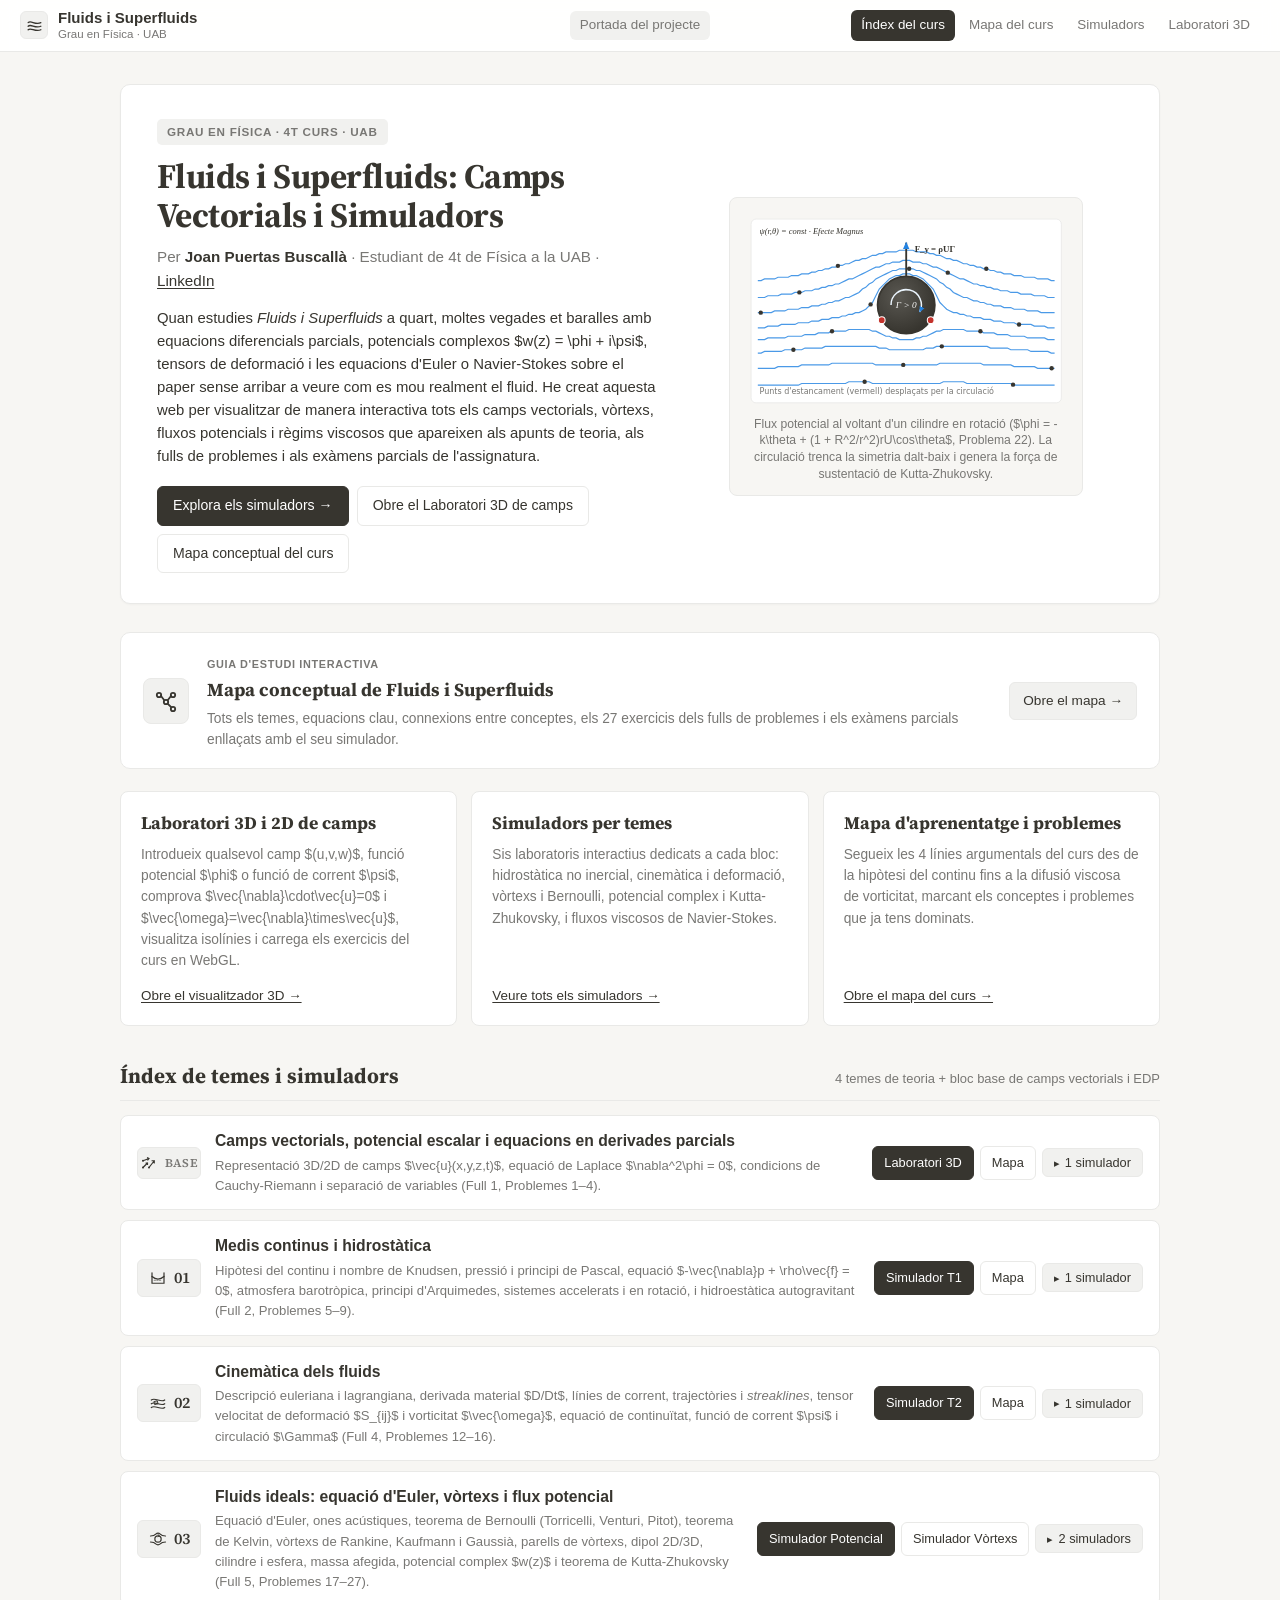
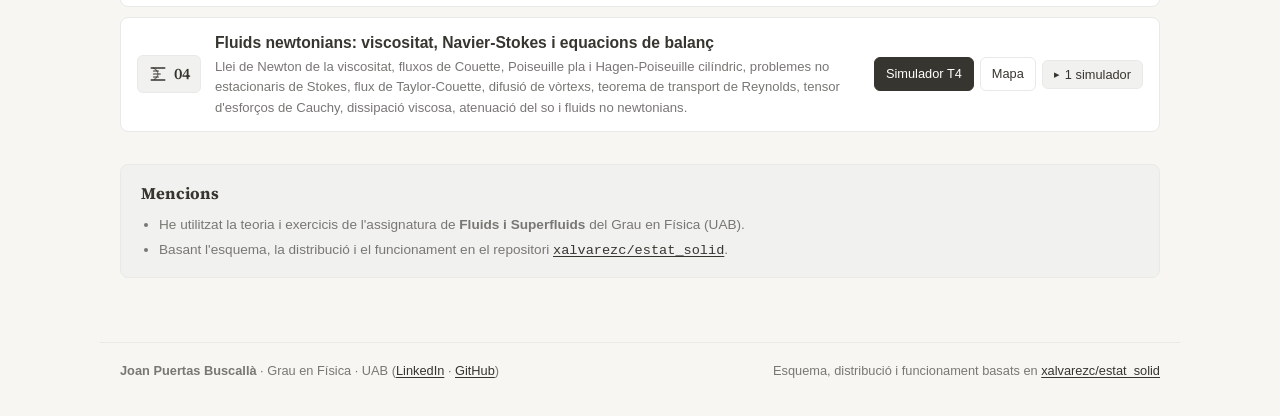
<file: index.html>
<!doctype html>
<html lang="ca">
<head>
<meta charset="utf-8">
<meta name="viewport" content="width=device-width, initial-scale=1">
<title>Fluids i Superfluids — Simuladors de Camps Vectorials i Mecànica de Fluids</title>
<link rel="stylesheet" href="https://fonts.googleapis.com/css2?family=Source+Serif+4:opsz,wght@8..60,400;8..60,600;8..60,700&display=swap">
<link rel="stylesheet" href="simuladors/estil_comu.css">
<style>
  *{ box-sizing:border-box; }
  html, body{ margin:0; padding:0; }
  body{
    font-family:ui-sans-serif, -apple-system, BlinkMacSystemFont, "Segoe UI", Inter, sans-serif;
    color:var(--ink);
    background:var(--bg);
    line-height:1.55;
  }
  main{
    max-width:1080px;
    margin:0 auto;
    padding:32px 20px 64px;
  }

  /* Portada */
  .portada{
    background:var(--panel);
    border:1px solid var(--border);
    border-radius:10px;
    padding:34px 36px 30px;
    margin-bottom:28px;
    display:grid;
    grid-template-columns:1.15fr 1fr;
    gap:32px;
    align-items:center;
    box-shadow:0 1px 2px rgba(15, 15, 15, .03);
  }
  @media (max-width:860px){
    .portada{ grid-template-columns:1fr; padding:26px 22px; }
  }
  .portada .etiqueta-grau{
    display:inline-block;
    font-size:.73rem;
    font-weight:600;
    letter-spacing:.06em;
    text-transform:uppercase;
    color:var(--muted);
    background:var(--uab-light);
    padding:4px 10px;
    border-radius:5px;
    margin-bottom:12px;
  }
  .portada h1{
    font-family:"Source Serif 4", Georgia, serif;
    font-size:2.15rem;
    line-height:1.14;
    margin:0 0 10px;
    color:var(--ink);
    letter-spacing:-.015em;
  }
  .portada .autor{
    font-size:.95rem;
    color:var(--muted);
    margin:0 0 14px;
  }
  .portada .autor strong{ color:var(--ink); font-weight:600; }
  .portada .autor a{ color:var(--ink); text-decoration:underline; text-underline-offset:2px; font-weight:500; }
  .portada .autor a:hover{ color:var(--uab); }
  .portada .resum{
    font-size:.93rem;
    color:var(--ink);
    margin:0 0 18px;
  }
  .portada .accions{
    display:flex;
    flex-wrap:wrap;
    gap:8px;
  }
  .boto{
    display:inline-flex;
    align-items:center;
    gap:8px;
    padding:8px 15px;
    border-radius:6px;
    font-weight:500;
    font-size:.88rem;
    text-decoration:none;
    border:1px solid var(--border);
    transition:background .12s, color .12s, border-color .12s;
  }
  .boto-primari{
    background:var(--ink);
    border-color:var(--ink);
    color:#fff;
  }
  .boto-primari:hover{ background:#262521; border-color:#262521; }
  .boto-secundari{
    background:#fff;
    color:var(--ink);
  }
  .boto-secundari:hover{ background:var(--uab-light); border-color:#d3d1cb; }

  /* Figura de portada */
  .figura-portada{
    background:var(--bg);
    border:1px solid var(--border);
    border-radius:8px;
    padding:16px 16px 12px;
    text-align:center;
  }
  .figura-portada svg{
    width:100%;
    height:auto;
    max-height:260px;
    display:block;
    margin:0 auto;
  }
  .figura-portada figcaption{
    font-size:.76rem;
    color:var(--muted);
    margin-top:8px;
    line-height:1.38;
  }

  /* Destacat del mapa */
  .destacat-mapa{
    display:grid;
    grid-template-columns:auto 1fr auto;
    gap:18px;
    align-items:center;
    background:var(--panel);
    border:1px solid var(--border);
    border-radius:10px;
    padding:18px 22px;
    margin:0 0 22px;
    text-decoration:none;
    color:inherit;
    transition:background .12s, border-color .12s;
  }
  .destacat-mapa:hover{
    background:#fbfbfa;
    border-color:#d3d1cb;
  }
  .destacat-mapa .dm-ico{
    width:46px; height:46px;
    border-radius:8px;
    background:var(--uab-light);
    border:1px solid var(--border);
    display:flex; align-items:center; justify-content:center;
    color:var(--ink);
    flex-shrink:0;
  }
  .destacat-mapa .dm-etiqueta{
    display:inline-block;
    font-size:.68rem;
    font-weight:600;
    letter-spacing:.06em;
    text-transform:uppercase;
    color:var(--muted);
    margin-bottom:2px;
  }
  .destacat-mapa h2{
    font-family:"Source Serif 4", Georgia, serif;
    font-size:1.15rem;
    margin:0 0 3px;
    color:var(--ink);
  }
  .destacat-mapa p{
    margin:0;
    font-size:.86rem;
    color:var(--muted);
  }
  .destacat-mapa .dm-cta{
    font-weight:500;
    font-size:.85rem;
    color:var(--ink);
    white-space:nowrap;
    padding:7px 13px;
    border-radius:6px;
    background:var(--uab-light);
    border:1px solid var(--border);
    transition:background .12s, color .12s;
  }
  .destacat-mapa:hover .dm-cta{
    background:var(--ink);
    border-color:var(--ink);
    color:#fff;
  }
  @media (max-width:720px){
    .destacat-mapa{ grid-template-columns:auto 1fr; }
    .destacat-mapa .dm-cta{ grid-column:1 / -1; justify-self:start; }
  }

  /* Targetes de seccions principals */
  .seccions{
    display:grid;
    grid-template-columns:repeat(3, 1fr);
    gap:14px;
    margin-bottom:34px;
  }
  @media (max-width:820px){
    .seccions{ grid-template-columns:1fr; }
  }
  .targeta-seccio{
    background:var(--panel);
    border:1px solid var(--border);
    border-radius:8px;
    padding:18px 20px;
    display:flex;
    flex-direction:column;
    justify-content:space-between;
  }
  .targeta-seccio h2{
    font-family:"Source Serif 4", Georgia, serif;
    font-size:1.1rem;
    margin:0 0 6px;
    color:var(--ink);
  }
  .targeta-seccio p{
    font-size:.86rem;
    color:var(--muted);
    margin:0 0 14px;
  }
  .targeta-seccio a.enllac-seccio{
    font-size:.84rem;
    font-weight:500;
    color:var(--ink);
    text-decoration:underline;
    text-underline-offset:2px;
    align-self:flex-start;
  }
  .targeta-seccio a.enllac-seccio:hover{ color:var(--uab); }

  /* Índex de temes */
  .titol-index{
    display:flex;
    align-items:baseline;
    justify-content:space-between;
    gap:12px;
    margin:8px 0 14px;
    padding-bottom:8px;
    border-bottom:1px solid var(--border);
  }
  .titol-index h2{
    font-family:"Source Serif 4", Georgia, serif;
    font-size:1.32rem;
    margin:0;
    color:var(--ink);
  }
  .titol-index span{
    font-size:.81rem;
    color:var(--muted);
  }
  .llista-temes{
    display:grid;
    grid-template-columns:1fr;
    gap:10px;
  }
  .fila-tema{
    background:var(--panel);
    border:1px solid var(--border);
    border-radius:8px;
    padding:13px 16px;
    display:grid;
    grid-template-columns:64px 1fr auto;
    align-items:center;
    gap:14px;
  }
  @media (max-width:720px){
    .fila-tema{ grid-template-columns:54px 1fr; }
    .fila-tema .accions-tema{ grid-column:1 / -1; justify-self:start; margin-top:4px; }
  }
  .fila-tema .num-tema{
    display:inline-flex;
    align-items:center;
    gap:7px;
    font-family:"Source Serif 4", Georgia, serif;
    font-weight:600;
    font-size:.98rem;
    color:var(--ink);
    background:var(--uab-light);
    border:1px solid var(--border);
    border-radius:6px;
    padding:6px 9px;
    justify-content:center;
  }
  .fila-tema .num-tema svg{
    width:18px;
    height:18px;
    flex-shrink:0;
    color:var(--ink);
  }
  .fila-tema.repas .num-tema{
    font-size:.74rem;
    letter-spacing:.04em;
    color:var(--muted);
  }
  .fila-tema .cos-tema h3{
    margin:0 0 2px;
    font-size:.98rem;
    font-weight:600;
    color:var(--ink);
  }
  .fila-tema .cos-tema p{
    margin:0;
    font-size:.82rem;
    color:var(--muted);
  }
  .accions-tema{
    display:flex;
    flex-wrap:wrap;
    gap:6px;
    align-items:center;
  }
  .accions-tema a,
  .accions-tema button.boto-sims-tema{
    font-size:.8rem;
    font-weight:500;
    text-decoration:none;
    padding:6px 11px;
    border-radius:6px;
    border:1px solid var(--border);
    color:var(--ink);
    background:#ffffff;
    white-space:nowrap;
    font-family:inherit;
    cursor:pointer;
    transition:background .12s, border-color .12s;
  }
  .accions-tema a:hover,
  .accions-tema button.boto-sims-tema:hover{
    background:var(--uab-light);
    border-color:#d3d1cb;
  }
  .accions-tema a.prim{
    background:var(--ink);
    border-color:var(--ink);
    color:#fff;
  }
  .accions-tema a.prim:hover{
    background:#262521;
    border-color:#262521;
    color:#fff;
  }
  .accions-tema button.boto-sims-tema{
    background:var(--uab-light);
    display:inline-flex;
    align-items:center;
    gap:5px;
  }
  .accions-tema button.boto-sims-tema .fletxa{
    display:inline-block;
    font-size:.66rem;
    transition:transform .15s;
  }
  .fila-tema.obert button.boto-sims-tema .fletxa{ transform:rotate(90deg); }

  .calaix-sims{
    display:none;
    grid-column:1 / -1;
    margin-top:10px;
    padding-top:10px;
    border-top:1px solid var(--border);
  }
  .fila-tema.obert .calaix-sims{ display:block; }
  .calaix-sims ul{
    list-style:none;
    margin:0;
    padding:0;
    display:grid;
    grid-template-columns:repeat(auto-fill, minmax(290px, 1fr));
    gap:8px;
  }
  .calaix-sims li a{
    display:block;
    padding:9px 12px;
    border:1px solid var(--border);
    border-radius:6px;
    background:var(--bg);
    text-decoration:none;
    color:var(--ink);
    font-size:.84rem;
    font-weight:500;
    line-height:1.35;
    transition:background .12s, border-color .12s;
  }
  .calaix-sims li a:hover{
    border-color:#d3d1cb;
    background:var(--uab-light);
  }
  .calaix-sims li a span.desc-curta{
    display:block;
    font-weight:400;
    font-size:.76rem;
    color:var(--muted);
    margin-top:3px;
  }

  /* Nota de l'autor i crèdits */
  .nota-autor{
    margin-top:32px;
    background:var(--uab-light);
    border:1px solid var(--border);
    border-radius:8px;
    padding:16px 20px;
  }
  .nota-autor h3{
    font-family:"Source Serif 4", Georgia, serif;
    font-size:1.02rem;
    margin:0 0 8px;
    color:var(--ink);
  }
  .nota-autor ul{
    margin:0;
    padding-left:18px;
    font-size:.85rem;
    color:var(--muted);
  }
  .nota-autor li{ margin-bottom:4px; }
  .nota-autor li:last-child{ margin-bottom:0; }
  .nota-autor a{
    color:var(--ink);
    font-weight:500;
    text-decoration:underline;
    text-underline-offset:2px;
  }
  .nota-autor a:hover{ color:var(--uab); }

  footer{
    max-width:1080px;
    margin:0 auto;
    padding:18px 20px 36px;
    border-top:1px solid var(--border);
    color:var(--muted);
    font-size:.8rem;
    display:flex;
    flex-wrap:wrap;
    justify-content:space-between;
    gap:10px;
  }
  footer a{ color:var(--ink); text-decoration:underline; text-underline-offset:2px; font-weight:500; }
  footer a:hover{ color:var(--uab); }
</style>
</head>
<body>

<header class="capcalera-uab">
  <div class="cap-esq">
    <a class="cap-logo" href="./" title="Portada del curs" aria-label="Portada">
      <svg viewBox="0 0 24 24" fill="none" stroke="currentColor" stroke-width="1.8" stroke-linecap="round" stroke-linejoin="round"><path d="M3 8c4-4 10 4 18 0"/><path d="M3 13c4-4 10 4 18 0"/><path d="M3 18c4-4 10 4 18 0"/></svg>
    </a>
    <a class="cap-marca" href="./">Fluids i Superfluids<small>Grau en Física · UAB</small></a>
  </div>
  <div class="cap-pagina">Portada del projecte</div>
  <nav class="cap-nav" aria-label="Seccions del curs">
    <a class="actiu" href="#index">Índex del curs</a>
    <a href="mapa/index.html">Mapa del curs</a>
    <a href="simuladors/index.html">Simuladors</a>
    <a href="visualitzador_camps.html">Laboratori 3D</a>
  </nav>
</header>

<main>

  <section class="portada">
    <div>
      <span class="etiqueta-grau">Grau en Física · 4t curs · UAB</span>
      <h1>Fluids i Superfluids: Camps Vectorials i Simuladors</h1>
      <p class="autor">Per <strong>Joan Puertas Buscallà</strong> · Estudiant de 4t de Física a la UAB · <a href="https://www.linkedin.com/in/joan-puertasbuscalla/" target="_blank" rel="noopener">LinkedIn</a></p>
      <p class="resum">
        Quan estudies <em>Fluids i Superfluids</em> a quart, moltes vegades et baralles amb equacions diferencials parcials, potencials complexos $w(z) = \phi + i\psi$, tensors de deformació i les equacions d'Euler o Navier-Stokes sobre el paper sense arribar a veure com es mou realment el fluid. He creat aquesta web per visualitzar de manera interactiva tots els camps vectorials, vòrtexs, fluxos potencials i règims viscosos que apareixen als apunts de teoria, als fulls de problemes i als exàmens parcials de l'assignatura.
      </p>
      <div class="accions">
        <a class="boto boto-primari" href="simuladors/index.html">Explora els simuladors →</a>
        <a class="boto boto-secundari" href="visualitzador_camps.html">Obre el Laboratori 3D de camps</a>
        <a class="boto boto-secundari" href="mapa/index.html">Mapa conceptual del curs</a>
      </div>
    </div>

    <figure class="figura-portada">
      <svg id="svgPortada" viewBox="0 0 380 230" role="img" aria-label="Flux potencial amb circulació al voltant d'un cilindre i línies de corrent">
        <defs>
          <radialGradient id="gradCil" cx="38%" cy="35%" r="65%">
            <stop offset="0%" stop-color="#5a5852"/>
            <stop offset="100%" stop-color="#37352f"/>
          </radialGradient>
          <marker id="fletxaVerd" viewBox="0 0 10 10" refX="7" refY="5" markerWidth="5" markerHeight="5" orient="auto-start-reverse">
            <path d="M 0 1.5 L 8 5 L 0 8.5 z" fill="#2383e2"/>
          </marker>
        </defs>
        <rect x="6" y="6" width="368" height="218" rx="6" fill="#ffffff" stroke="#e9e9e7"/>
        <!-- Equipotencials (discontínues) -->
        <g id="grupEqui" stroke="#c7c6c1" stroke-width="1" stroke-dasharray="3 3" fill="none" opacity="0.65"></g>
        <!-- Línies de corrent -->
        <g id="grupStream" stroke="#2383e2" stroke-width="1.4" fill="none" opacity="0.82"></g>
        <!-- Partícules traçadores -->
        <g id="grupParticules"></g>
        <!-- Cilindre central amb circulació -->
        <circle cx="190" cy="108" r="34" fill="url(#gradCil)" stroke="#37352f" stroke-width="2"/>
        <!-- Fletxa de circulació Γ -->
        <path d="M 172 108 A 18 18 0 1 1 206 116" fill="none" stroke="#ebf5fe" stroke-width="1.8" marker-end="url(#fletxaVerd)"/>
        <text x="190" y="112" font-size="11" font-family="Georgia, serif" font-style="italic" text-anchor="middle" fill="#ffffff">Γ &gt; 0</text>
        <!-- Punts d'estancament -->
        <circle cx="161" cy="126" r="4" fill="#c4322b" stroke="#fff" stroke-width="1.2"/>
        <circle cx="219" cy="126" r="4" fill="#c4322b" stroke="#fff" stroke-width="1.2"/>
        <!-- Vector sustentació Kutta-Zhukovsky -->
        <line x1="190" y1="74" x2="190" y2="34" stroke="#37352f" stroke-width="2.2" marker-end="url(#fletxaVerd)"/>
        <text x="200" y="45" font-size="10.5" font-family="Georgia, serif" font-weight="bold" fill="#37352f">F_y = ρUΓ</text>
        <!-- Etiquetes -->
        <text x="16" y="24" font-size="10" font-family="Georgia, serif" font-style="italic" fill="#37352f">ψ(r,θ) = const · Efecte Magnus</text>
        <text x="16" y="214" font-size="9.5" font-family="system-ui, sans-serif" fill="#787774">Punts d'estancament (vermell) desplaçats per la circulació</text>
      </svg>
      <figcaption>
        Flux potencial al voltant d'un cilindre en rotació ($\phi = -k\theta + (1 + R^2/r^2)rU\cos\theta$, Problema 22). La circulació trenca la simetria dalt-baix i genera la força de sustentació de Kutta-Zhukovsky.
      </figcaption>
    </figure>
  </section>

  <a class="destacat-mapa" href="mapa/index.html">
    <div class="dm-ico" aria-hidden="true">
      <svg width="24" height="24" viewBox="0 0 24 24" fill="none" stroke="currentColor" stroke-width="1.8" stroke-linecap="round" stroke-linejoin="round">
        <circle cx="5" cy="6" r="2.2"/><circle cx="19" cy="6" r="2.2"/><circle cx="12" cy="13" r="2.2"/><circle cx="19" cy="20" r="2.2"/>
        <path d="M7 7l3.3 4.3M17 7l-3.3 4.3M13.6 14.6l3.8 3.8"/>
      </svg>
    </div>
    <div>
      <span class="dm-etiqueta">Guia d'estudi interactiva</span>
      <h2>Mapa conceptual de Fluids i Superfluids</h2>
      <p>Tots els temes, equacions clau, connexions entre conceptes, els 27 exercicis dels fulls de problemes i els exàmens parcials enllaçats amb el seu simulador.</p>
    </div>
    <span class="dm-cta">Obre el mapa →</span>
  </a>

  <section class="seccions" aria-label="Parts del projecte">
    <div class="targeta-seccio">
      <div>
        <h2>Laboratori 3D i 2D de camps</h2>
        <p>Introdueix qualsevol camp $(u,v,w)$, funció potencial $\phi$ o funció de corrent $\psi$, comprova $\vec{\nabla}\cdot\vec{u}=0$ i $\vec{\omega}=\vec{\nabla}\times\vec{u}$, visualitza isolínies i carrega els exercicis del curs en WebGL.</p>
      </div>
      <a class="enllac-seccio" href="visualitzador_camps.html">Obre el visualitzador 3D →</a>
    </div>
    <div class="targeta-seccio">
      <div>
        <h2>Simuladors per temes</h2>
        <p>Sis laboratoris interactius dedicats a cada bloc: hidrostàtica no inercial, cinemàtica i deformació, vòrtexs i Bernoulli, potencial complex i Kutta-Zhukovsky, i fluxos viscosos de Navier-Stokes.</p>
      </div>
      <a class="enllac-seccio" href="simuladors/index.html">Veure tots els simuladors →</a>
    </div>
    <div class="targeta-seccio">
      <div>
        <h2>Mapa d'aprenentatge i problemes</h2>
        <p>Segueix les 4 línies argumentals del curs des de la hipòtesi del continu fins a la difusió viscosa de vorticitat, marcant els conceptes i problemes que ja tens dominats.</p>
      </div>
      <a class="enllac-seccio" href="mapa/index.html">Obre el mapa del curs →</a>
    </div>
  </section>

  <div class="titol-index" id="index">
    <h2>Índex de temes i simuladors</h2>
    <span>4 temes de teoria + bloc base de camps vectorials i EDP</span>
  </div>

  <div class="llista-temes">

    <div class="fila-tema repas" data-tema="00">
      <span class="num-tema">BASE</span>
      <div class="cos-tema">
        <h3>Camps vectorials, potencial escalar i equacions en derivades parcials</h3>
        <p>Representació 3D/2D de camps $\vec{u}(x,y,z,t)$, equació de Laplace $\nabla^2\phi = 0$, condicions de Cauchy-Riemann i separació de variables (Full 1, Problemes 1–4).</p>
      </div>
      <div class="accions-tema">
        <a class="prim" href="visualitzador_camps.html">Laboratori 3D</a>
        <a href="mapa/index.html">Mapa</a>
      </div>
    </div>

    <div class="fila-tema" data-tema="01">
      <span class="num-tema">01</span>
      <div class="cos-tema">
        <h3>Medis continus i hidrostàtica</h3>
        <p>Hipòtesi del continu i nombre de Knudsen, pressió i principi de Pascal, equació $-\vec{\nabla}p + \rho\vec{f} = 0$, atmosfera barotròpica, principi d'Arquimedes, sistemes accelerats i en rotació, i hidroestàtica autogravitant (Full 2, Problemes 5–9).</p>
      </div>
      <div class="accions-tema">
        <a class="prim" href="simuladors/01_medis_continus/hidrostatica_no_inercial.html">Simulador T1</a>
        <a href="mapa/index.html">Mapa</a>
      </div>
    </div>

    <div class="fila-tema" data-tema="02">
      <span class="num-tema">02</span>
      <div class="cos-tema">
        <h3>Cinemàtica dels fluids</h3>
        <p>Descripció euleriana i lagrangiana, derivada material $D/Dt$, línies de corrent, trajectòries i <em>streaklines</em>, tensor velocitat de deformació $S_{ij}$ i vorticitat $\vec{\omega}$, equació de continuïtat, funció de corrent $\psi$ i circulació $\Gamma$ (Full 4, Problemes 12–16).</p>
      </div>
      <div class="accions-tema">
        <a class="prim" href="simuladors/02_cinematica/cinematica_deformacio.html">Simulador T2</a>
        <a href="mapa/index.html">Mapa</a>
      </div>
    </div>

    <div class="fila-tema" data-tema="03">
      <span class="num-tema">03</span>
      <div class="cos-tema">
        <h3>Fluids ideals: equació d'Euler, vòrtexs i flux potencial</h3>
        <p>Equació d'Euler, ones acústiques, teorema de Bernoulli (Torricelli, Venturi, Pitot), teorema de Kelvin, vòrtexs de Rankine, Kaufmann i Gaussià, parells de vòrtexs, dipol 2D/3D, cilindre i esfera, massa afegida, potencial complex $w(z)$ i teorema de Kutta-Zhukovsky (Full 5, Problemes 17–27).</p>
      </div>
      <div class="accions-tema">
        <a class="prim" href="simuladors/03_fluids_ideals/potencial_kutta_zhukovsky.html">Simulador Potencial</a>
        <a href="simuladors/03_fluids_ideals/vortexs_bernoulli.html">Simulador Vòrtexs</a>
      </div>
    </div>

    <div class="fila-tema" data-tema="04">
      <span class="num-tema">04</span>
      <div class="cos-tema">
        <h3>Fluids newtonians: viscositat, Navier-Stokes i equacions de balanç</h3>
        <p>Llei de Newton de la viscositat, fluxos de Couette, Poiseuille pla i Hagen-Poiseuille cilíndric, problemes no estacionaris de Stokes, flux de Taylor-Couette, difusió de vòrtexs, teorema de transport de Reynolds, tensor d'esforços de Cauchy, dissipació viscosa, atenuació del so i fluids no newtonians.</p>
      </div>
      <div class="accions-tema">
        <a class="prim" href="simuladors/04_fluids_newtonians/viscositat_navier_stokes.html">Simulador T4</a>
        <a href="mapa/index.html">Mapa</a>
      </div>
    </div>

  </div>

  <section class="nota-autor" aria-label="Mencions">
    <h3>Mencions</h3>
    <ul>
      <li>He utilitzat la teoria i exercicis de l'assignatura de <strong>Fluids i Superfluids</strong> del Grau en Física (UAB).</li>
      <li>Basant l'esquema, la distribució i el funcionament en el repositori <a href="https://github.com/xalvarezc/estat_solid" target="_blank" rel="noopener"><code>xalvarezc/estat_solid</code></a>.</li>
    </ul>
  </section>

</main>

<footer>
  <span><strong>Joan Puertas Buscallà</strong> · Grau en Física · UAB (<a href="https://www.linkedin.com/in/joan-puertasbuscalla/" target="_blank" rel="noopener">LinkedIn</a> · <a href="https://github.com/Seijo37/Vectors1" target="_blank" rel="noopener">GitHub</a>)</span>
  <span>Esquema, distribució i funcionament basats en <a href="https://github.com/xalvarezc/estat_solid" target="_blank" rel="noopener">xalvarezc/estat_solid</a></span>
</footer>

<script src="simuladors/temes.js"></script>
<script>
(function(){
  var perNum = {};
  (window.TEMES || []).forEach(function(t){ perNum[t.num] = t; });
  var icMap = window.ICONES || {};

  document.querySelectorAll('.fila-tema[data-tema]').forEach(function(fila){
    var num = fila.getAttribute('data-tema');
    var badge = fila.querySelector('.num-tema');
    if (badge && icMap[num]){
      badge.innerHTML = icMap[num] + '<span>' + badge.textContent + '</span>';
    }
    var t = perNum[num];
    if (!t || !t.simuladors || !t.simuladors.length) return;
    var n = t.simuladors.length;
    var txt = n + (n === 1 ? ' simulador' : ' simuladors');

    var accions = fila.querySelector('.accions-tema');
    var boto = document.createElement('button');
    boto.type = 'button';
    boto.className = 'boto-sims-tema';
    boto.innerHTML = '<span class="fletxa">▸</span>' + txt;
    accions.appendChild(boto);

    var calaix = document.createElement('div');
    calaix.className = 'calaix-sims';
    var ul = document.createElement('ul');
    t.simuladors.forEach(function(s){
      var li = document.createElement('li');
      var a = document.createElement('a');
      var ruta = s.href.indexOf('../') === 0 ? s.href.slice(3) : 'simuladors/' + s.href;
      a.href = ruta;
      a.textContent = s.nom;
      if (s.desc){
        var sp = document.createElement('span');
        sp.className = 'desc-curta';
        sp.textContent = s.desc;
        a.appendChild(sp);
      }
      li.appendChild(a);
      ul.appendChild(li);
    });
    calaix.appendChild(ul);
    fila.appendChild(calaix);

    boto.addEventListener('click', function(){
      fila.classList.toggle('obert');
    });
  });

  // Animació SVG de la portada: línies de corrent al voltant del cilindre (cx=190, cy=108, R=34)
  var gStream = document.getElementById('grupStream');
  var gPart = document.getElementById('grupParticules');
  if (gStream && gPart) {
    var cx = 190, cy = 108, R = 34;
    var kCirc = 18;
    var psiTargets = [-62, -42, -24, -9.5, 4, 20, 38, 58];
    var corbes = [];

    psiTargets.forEach(function(psi0) {
      var pts = [];
      for (var ix = 14; ix <= 366; ix += 4) {
        var dx = ix - cx;
        var bestY = null, bestErr = 1e9;
        var yMin = -95, yMax = 95;
        for (var sy = yMin; sy <= yMax; sy += 2) {
          var r2 = dx*dx + sy*sy;
          if (r2 < (R+1.5)*(R+1.5)) continue;
          var r = Math.sqrt(r2);
          var val = sy * (1 - (R*R)/r2) + kCirc * Math.log(r / R);
          var err = Math.abs(val - psi0);
          if (err < bestErr) {
            bestErr = err;
            bestY = sy;
          }
        }
        if (bestY !== null && bestErr < 4.5) {
          pts.push([ix, cy - bestY]);
        }
      }
      if (pts.length > 8) {
        var d = 'M ' + pts.map(function(p){ return p[0].toFixed(1) + ' ' + p[1].toFixed(1); }).join(' L ');
        var path = document.createElementNS('http://www.w3.org/2000/svg', 'path');
        path.setAttribute('d', d);
        gStream.appendChild(path);
        corbes.push(pts);
      }
    });

    var particules = [];
    corbes.forEach(function(pts, idx) {
      for (var m = 0; m < 2; m++) {
        var c = document.createElementNS('http://www.w3.org/2000/svg', 'circle');
        c.setAttribute('r', '2.6');
        c.setAttribute('fill', '#37352f');
        gPart.appendChild(c);
        particules.push({ el: c, pts: pts, pos: (m * 0.5 + idx * 0.13) % 1 });
      }
    });

    function animaPortada() {
      particules.forEach(function(p) {
        p.pos = (p.pos + 0.0045) % 1;
        var fIdx = p.pos * (p.pts.length - 1);
        var i0 = Math.floor(fIdx);
        var i1 = Math.min(p.pts.length - 1, i0 + 1);
        var frac = fIdx - i0;
        var x = p.pts[i0][0] * (1 - frac) + p.pts[i1][0] * frac;
        var y = p.pts[i0][1] * (1 - frac) + p.pts[i1][1] * frac;
        p.el.setAttribute('cx', x.toFixed(1));
        p.el.setAttribute('cy', y.toFixed(1));
      });
      requestAnimationFrame(animaPortada);
    }
    requestAnimationFrame(animaPortada);
  }
})();
</script>

</body>
</html>
</file>
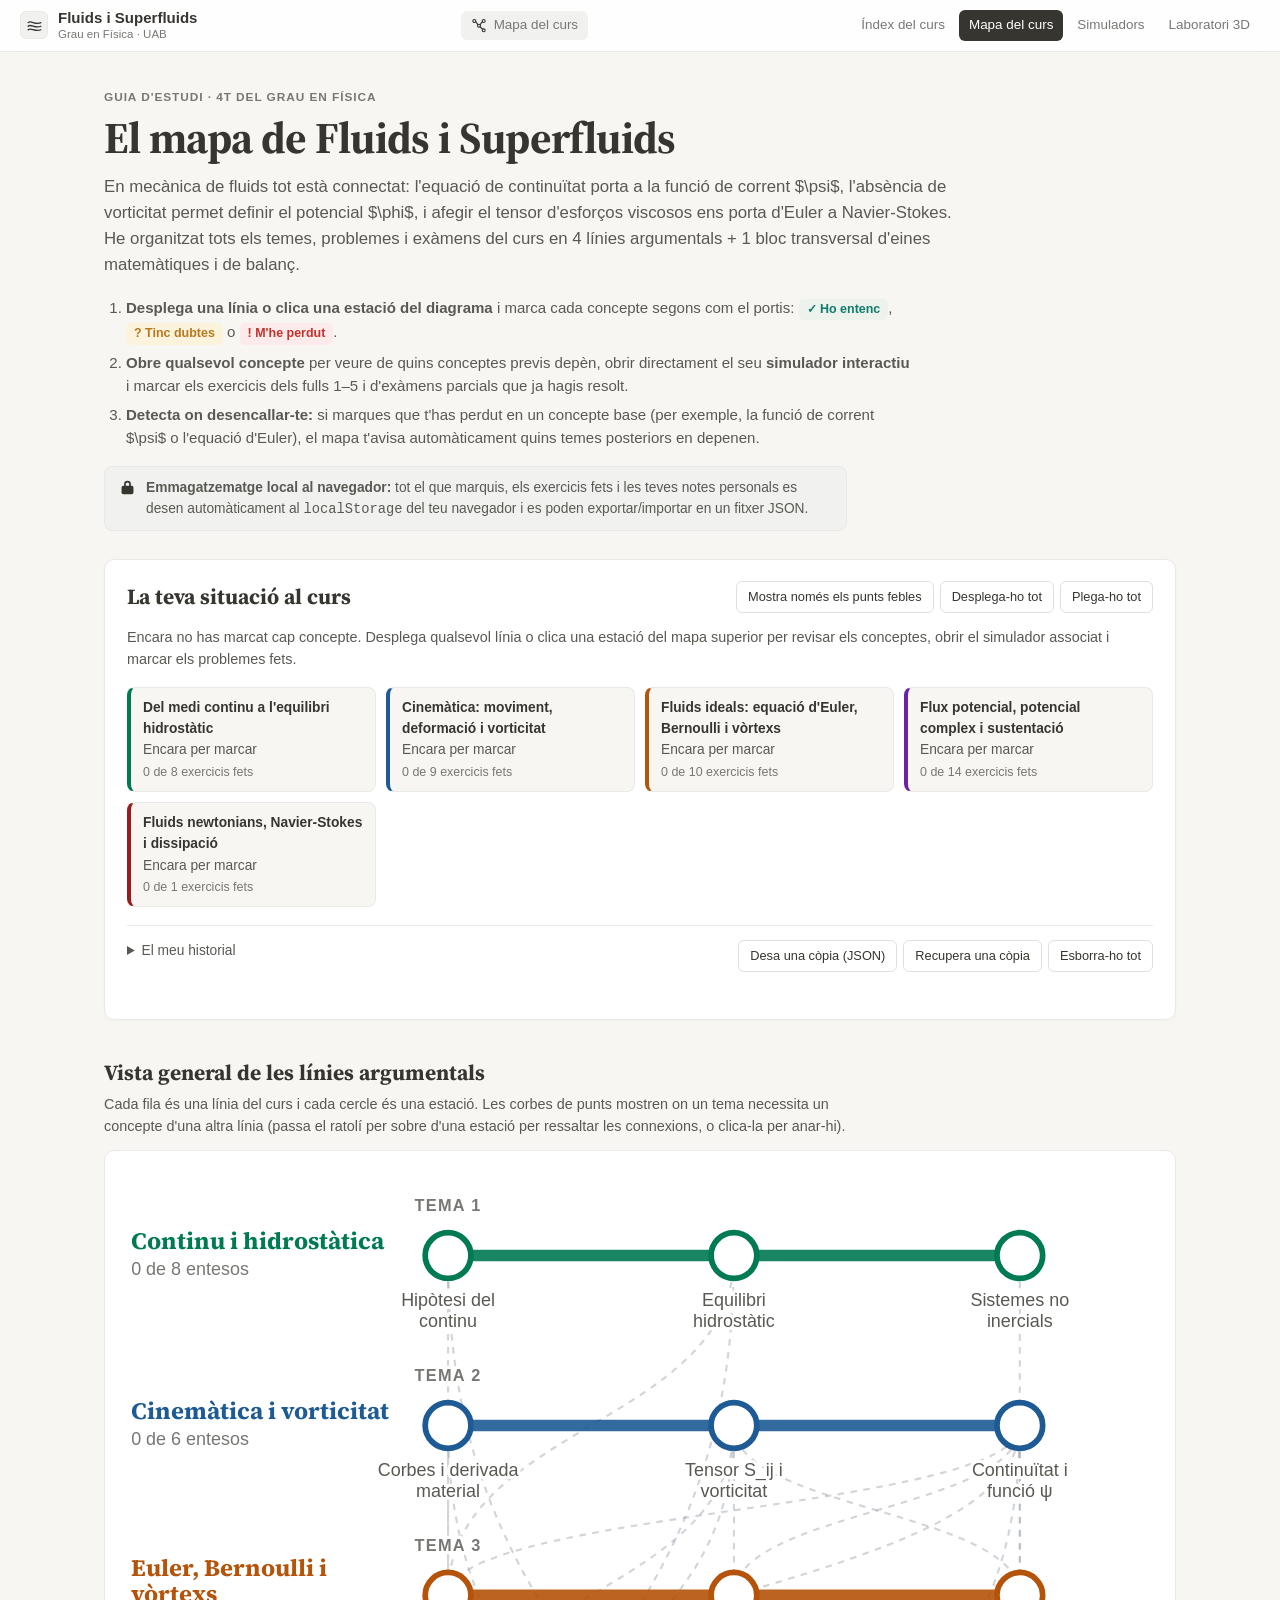
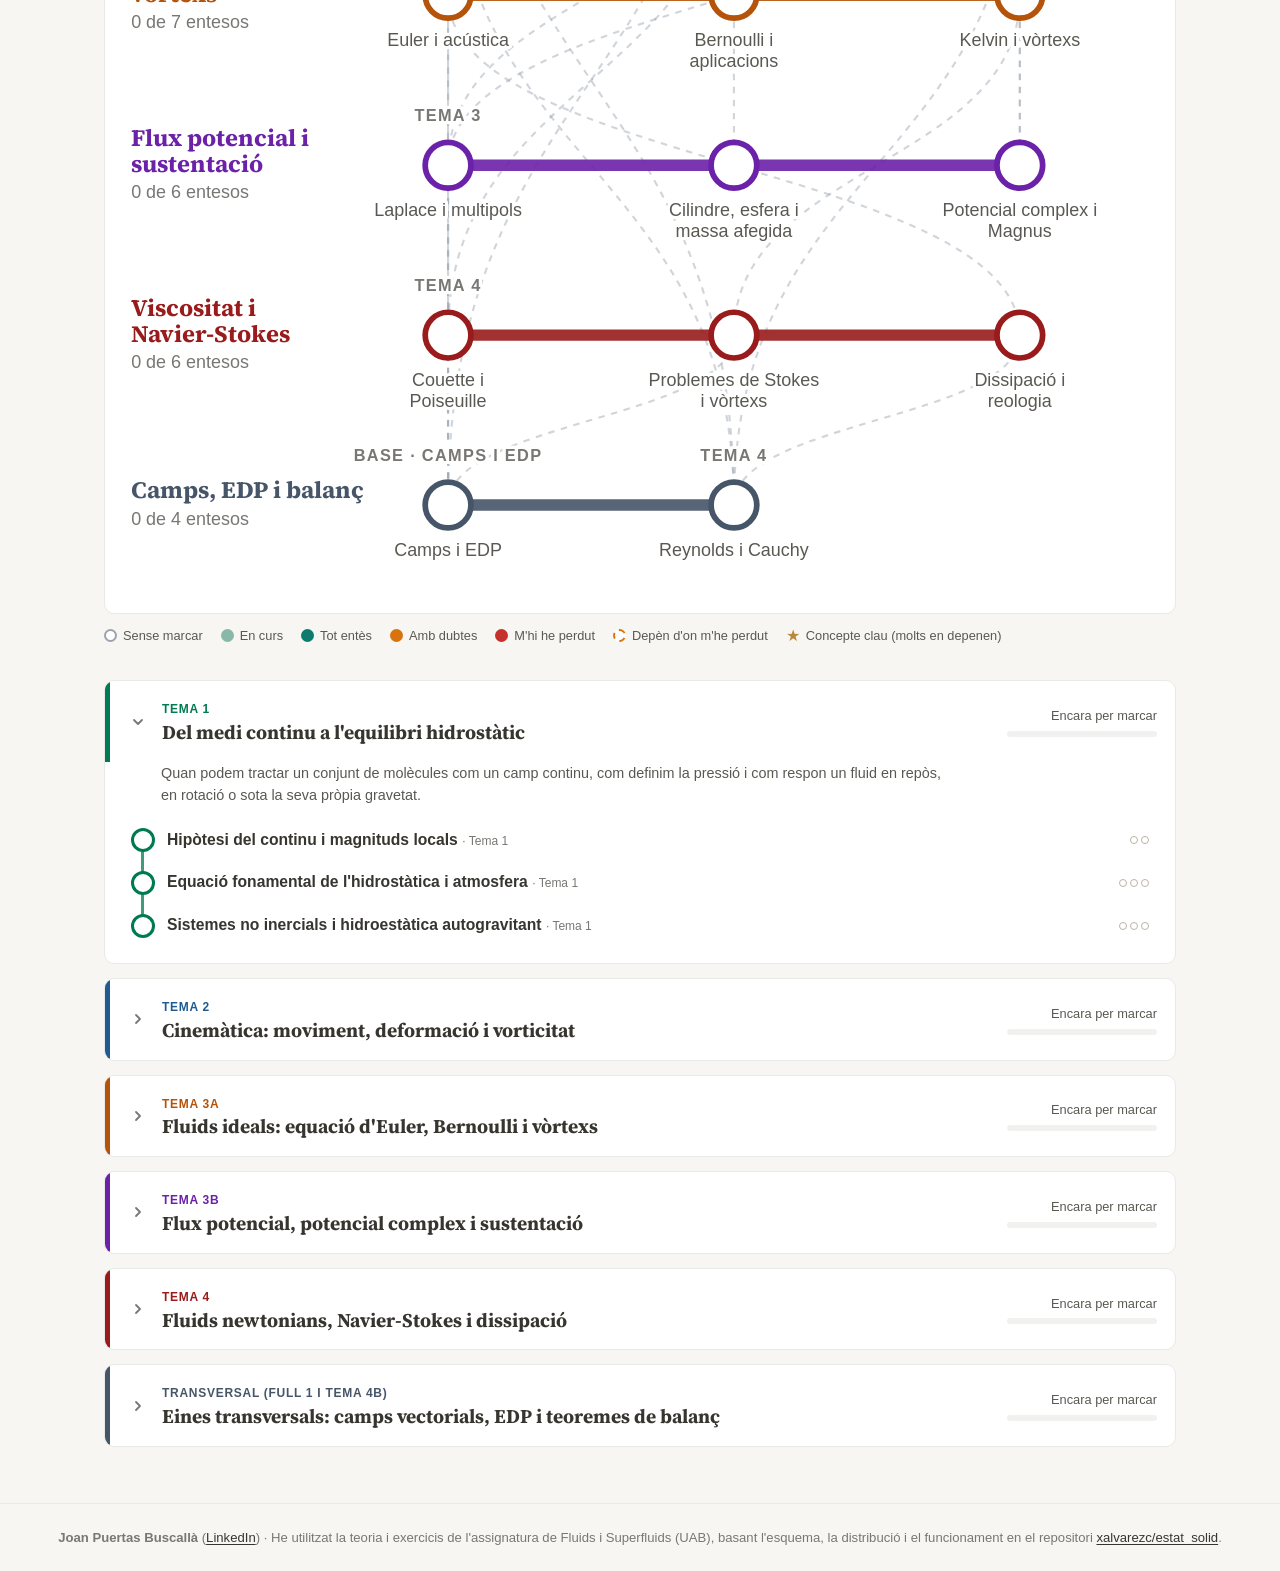
<file: mapa/index.html>
<!doctype html>
<html lang="ca">
<head>
<meta charset="utf-8">
<meta name="viewport" content="width=device-width, initial-scale=1">
<title>Mapa del curs — Fluids i Superfluids</title>
<meta name="description" content="Mapa interactiu dels conceptes, línies argumentals, problemes i simuladors de Fluids i Superfluids (Grau en Física, UAB).">
<link rel="preconnect" href="https://fonts.googleapis.com">
<link rel="preconnect" href="https://fonts.gstatic.com" crossorigin>
<link rel="stylesheet" href="https://fonts.googleapis.com/css2?family=Source+Serif+4:ital,opsz,wght@0,8..60,400..700;1,8..60,400..700&display=swap">
<link rel="stylesheet" href="mapa.css">
</head>
<body>

<header class="capcalera-uab">
  <div class="cap-esq">
    <a class="cap-logo" href="../" title="Portada del curs" aria-label="Portada">
      <svg viewBox="0 0 24 24" fill="none" stroke="currentColor" stroke-width="1.8" stroke-linecap="round" stroke-linejoin="round"><path d="M3 8c4-4 10 4 18 0"/><path d="M3 13c4-4 10 4 18 0"/><path d="M3 18c4-4 10 4 18 0"/></svg>
    </a>
    <a class="cap-marca" href="../">Fluids i Superfluids<small>Grau en Física · UAB</small></a>
  </div>
  <div class="cap-pagina">
    <svg viewBox="0 0 24 24" fill="none" stroke="currentColor" stroke-width="1.7" stroke-linecap="round" stroke-linejoin="round" aria-hidden="true"><circle cx="5" cy="6" r="2.2"/><circle cx="19" cy="6" r="2.2"/><circle cx="12" cy="13" r="2.2"/><circle cx="19" cy="20" r="2.2"/><path d="M7 7l3.3 4.3M17 7l-3.3 4.3M13.6 14.6l3.8 3.8"/></svg>
    Mapa del curs
  </div>
  <nav class="cap-nav" aria-label="Seccions del curs">
    <a href="../#index">Índex del curs</a>
    <a class="actiu" href="./index.html" aria-current="page">Mapa del curs</a>
    <a href="../simuladors/index.html">Simuladors</a>
    <a href="../visualitzador_camps.html">Laboratori 3D</a>
  </nav>
</header>

<main class="mapa">

  <section class="intro">
    <p class="avantitol">Guia d'estudi · 4t del Grau en Física</p>
    <h1>El mapa de Fluids i Superfluids</h1>
    <p class="subtitol">En mecànica de fluids tot està connectat: l'equació de continuïtat porta a la funció de corrent $\psi$, l'absència de vorticitat permet definir el potencial $\phi$, i afegir el tensor d'esforços viscosos ens porta d'Euler a Navier-Stokes. He organitzat tots els temes, problemes i exàmens del curs en 4 línies argumentals + 1 bloc transversal d'eines matemàtiques i de balanç.</p>
    <ol class="passos">
      <li><strong>Desplega una línia o clica una estació del diagrama</strong> i marca cada concepte segons com el portis: <span class="et-estat ok">✓ Ho entenc</span>, <span class="et-estat dubte">? Tinc dubtes</span> o <span class="et-estat perdut">! M'he perdut</span>.</li>
      <li><strong>Obre qualsevol concepte</strong> per veure de quins conceptes previs depèn, obrir directament el seu <strong>simulador interactiu</strong> i marcar els exercicis dels fulls 1–5 i d'exàmens parcials que ja hagis resolt.</li>
      <li><strong>Detecta on desencallar-te:</strong> si marques que t'has perdut en un concepte base (per exemple, la funció de corrent $\psi$ o l'equació d'Euler), el mapa t'avisa automàticament quins temes posteriors en depenen.</li>
    </ol>
    <p class="privadesa">
      <svg viewBox="0 0 20 20" fill="currentColor" aria-hidden="true"><path fill-rule="evenodd" d="M10 2a4 4 0 00-4 4v2H5a2 2 0 00-2 2v6a2 2 0 002 2h10a2 2 0 002-2v-6a2 2 0 00-2-2h-1V6a4 4 0 00-4-4zm2 6V6a2 2 0 10-4 0v2h4z" clip-rule="evenodd"/></svg>
      <span><strong>Emmagatzematge local al navegador:</strong> tot el que marquis, els exercicis fets i les teves notes personals es desen automàticament al <code>localStorage</code> del teu navegador i es poden exportar/importar en un fitxer JSON.</span>
    </p>
  </section>

  <section class="situacio" id="situacio" aria-labelledby="titolSituacio">
    <div class="sit-cap">
      <h2 id="titolSituacio">La teva situació al curs</h2>
      <div class="eines" role="toolbar" aria-label="Eines del mapa">
        <button type="button" id="btnFebles" aria-pressed="false">Mostra només els punts febles</button>
        <button type="button" id="btnObre">Desplega-ho tot</button>
        <button type="button" id="btnTanca">Plega-ho tot</button>
      </div>
    </div>
    <div id="sitCos"></div>
    <div class="sit-peu">
      <details class="historial" id="historial">
        <summary>El meu historial</summary>
        <ol id="historialLlista"></ol>
      </details>
      <div class="copia">
        <button type="button" id="btnDesa">Desa una còpia (JSON)</button>
        <button type="button" id="btnRecupera">Recupera una còpia</button>
        <button type="button" id="btnEsborra" class="perill">Esborra-ho tot</button>
        <input type="file" id="fitxerCopia" accept="application/json,.json" hidden>
      </div>
    </div>
    <p class="missatge" id="missatge" role="status" aria-live="polite"></p>
  </section>

  <section class="vista" aria-labelledby="titolVista">
    <div class="vista-cap">
      <h2 id="titolVista">Vista general de les línies argumentals</h2>
      <p>Cada fila és una línia del curs i cada cercle és una estació. Les corbes de punts mostren on un tema necessita un concepte d'una altra línia (passa el ratolí per sobre d'una estació per ressaltar les connexions, o clica-la per anar-hi).</p>
    </div>
    <div class="vista-mapa" id="vistaMapa"></div>
    <ul class="llegenda" aria-label="Llegenda del mapa">
      <li><span class="ll-punt"></span> Sense marcar</li>
      <li><span class="ll-punt parcial"></span> En curs</li>
      <li><span class="ll-punt ok"></span> Tot entès</li>
      <li><span class="ll-punt dubte"></span> Amb dubtes</li>
      <li><span class="ll-punt perdut"></span> M'hi he perdut</li>
      <li><span class="ll-punt afectat"></span> Depèn d'on m'he perdut</li>
      <li><span class="ll-clau">★</span> Concepte clau (molts en depenen)</li>
    </ul>
  </section>

  <section class="linies" id="linies" aria-label="Línies argumentals del curs"></section>

</main>

<footer class="peu-uab">
  <strong>Joan Puertas Buscallà</strong> (<a href="https://www.linkedin.com/in/joan-puertasbuscalla/" target="_blank" rel="noopener">LinkedIn</a>) · He utilitzat la teoria i exercicis de l'assignatura de Fluids i Superfluids (UAB), basant l'esquema, la distribució i el funcionament en el repositori <a href="https://github.com/xalvarezc/estat_solid" target="_blank" rel="noopener">xalvarezc/estat_solid</a>.
</footer>

<script src="mapa_dades.js"></script>
<script src="mapa_exercicis.js"></script>
<script src="mapa.js"></script>
</body>
</html>
</file>
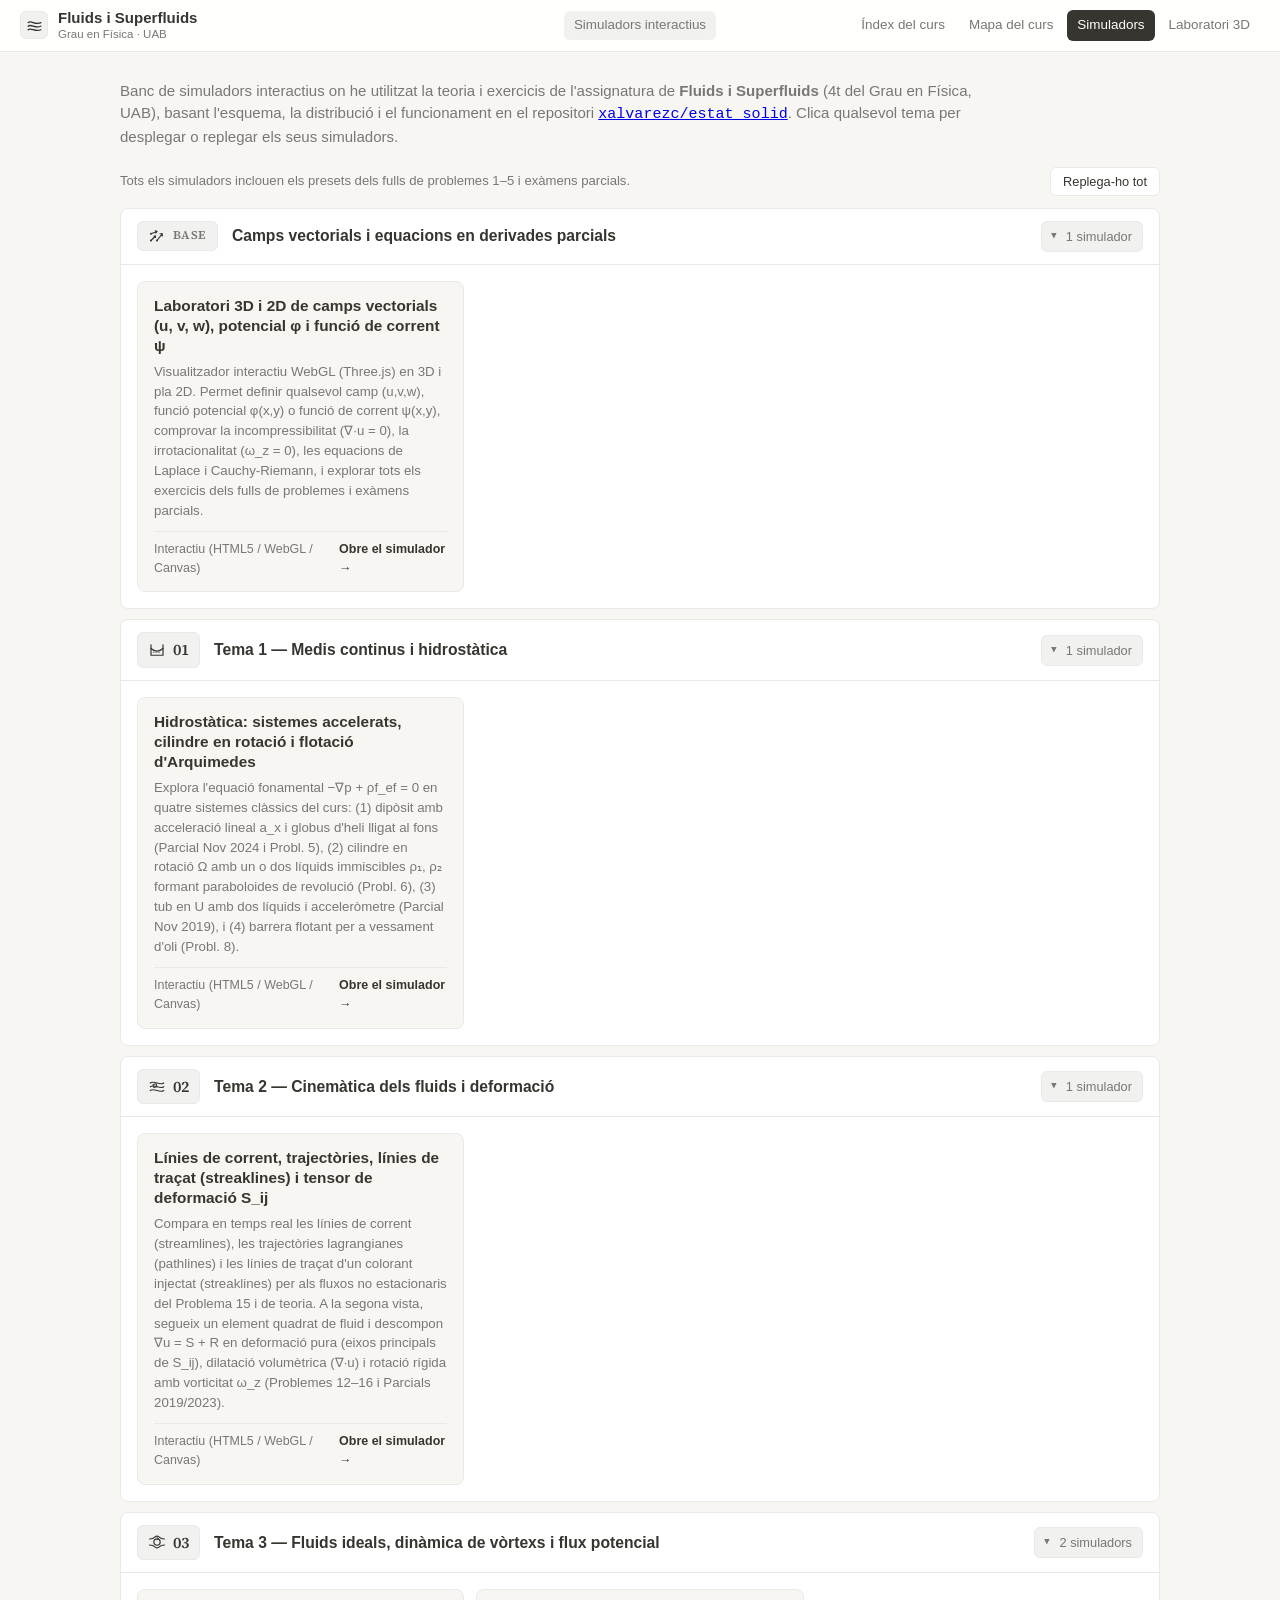
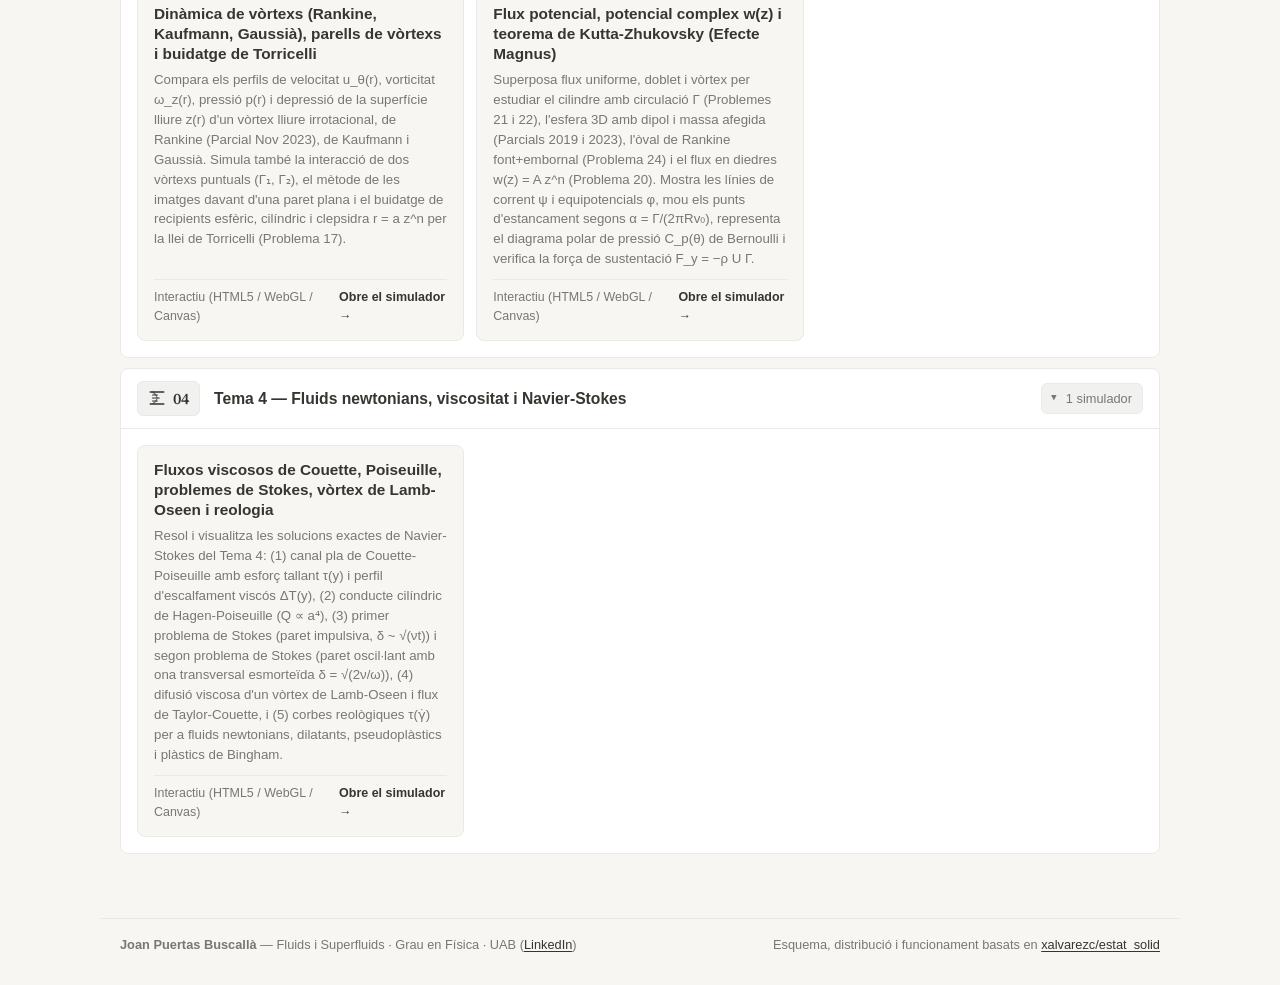
<file: simuladors/index.html>
<!doctype html>
<html lang="ca">
<head>
<meta charset="utf-8">
<meta name="viewport" content="width=device-width, initial-scale=1">
<title>Simuladors — Fluids i Superfluids</title>
<link rel="stylesheet" href="https://fonts.googleapis.com/css2?family=Source+Serif+4:opsz,wght@8..60,600;8..60,700&display=swap">
<link rel="stylesheet" href="./estil_comu.css">
<style>
  *{ box-sizing:border-box; }
  html, body{ margin:0; padding:0; }
  body{
    font-family:ui-sans-serif, -apple-system, BlinkMacSystemFont, "Segoe UI", Inter, sans-serif;
    color:var(--ink);
    background:var(--bg);
    line-height:1.5;
  }
  main{
    max-width:1080px;
    margin:0 auto;
    padding:28px 20px 64px;
  }
  .intro{
    color:var(--muted);
    margin:0 0 18px;
    max-width:860px;
    font-size:.94rem;
  }
  .accions-globals{
    display:flex;
    justify-content:space-between;
    align-items:center;
    flex-wrap:wrap;
    gap:10px;
    margin:0 0 12px;
  }
  .boto-tot{
    font-family:inherit;
    font-size:.8rem;
    font-weight:500;
    padding:6px 12px;
    border-radius:6px;
    border:1px solid var(--border);
    background:var(--panel);
    color:var(--ink);
    cursor:pointer;
    transition:background .12s, border-color .12s;
  }
  .boto-tot:hover{
    border-color:#d3d1cb;
    background:var(--uab-light);
  }
  .llista-temes{
    display:grid;
    grid-template-columns:1fr;
    gap:10px;
  }
  .bloc-tema{
    background:var(--panel);
    border:1px solid var(--border);
    border-radius:8px;
    overflow:hidden;
  }
  .cap-tema{
    width:100%;
    background:none;
    border:0;
    padding:12px 16px;
    font:inherit;
    color:inherit;
    text-align:left;
    display:grid;
    grid-template-columns:auto 1fr auto;
    align-items:center;
    gap:14px;
    cursor:pointer;
  }
  .cap-tema:hover{ background:#fbfbfa; }
  .num-tema{
    display:inline-flex;
    align-items:center;
    gap:7px;
    font-family:"Source Serif 4", Georgia, serif;
    font-weight:600;
    font-size:.98rem;
    color:var(--ink);
    background:var(--uab-light);
    border:1px solid var(--border);
    border-radius:6px;
    padding:5px 10px;
    justify-content:center;
    min-width:60px;
  }
  .num-tema svg{
    width:18px;
    height:18px;
    flex-shrink:0;
    color:var(--ink);
  }
  .bloc-tema.repas .num-tema{
    color:var(--muted);
    font-size:.74rem;
    letter-spacing:.04em;
  }
  .titol-tema{
    font-weight:600;
    font-size:.98rem;
    color:var(--ink);
  }
  .meta-tema{
    display:inline-flex;
    align-items:center;
    gap:8px;
    font-size:.8rem;
    font-weight:500;
    color:var(--muted);
    background:var(--uab-light);
    border:1px solid var(--border);
    border-radius:6px;
    padding:5px 10px;
    white-space:nowrap;
  }
  .fletxa{
    display:inline-block;
    font-size:.7rem;
    transition:transform .15s;
  }
  .bloc-tema.obert .fletxa{ transform:rotate(90deg); }
  .cos-tema{
    display:none;
    padding:4px 16px 16px;
    border-top:1px solid var(--border);
  }
  .bloc-tema.obert .cos-tema{ display:block; }
  .graella{
    display:grid;
    grid-template-columns:repeat(auto-fill, minmax(320px, 1fr));
    gap:12px;
    margin-top:12px;
  }
  .targeta{
    background:var(--bg);
    border:1px solid var(--border);
    border-radius:8px;
    padding:14px 16px;
    display:flex;
    flex-direction:column;
    justify-content:space-between;
    gap:10px;
    transition:border-color .12s, background .12s;
  }
  .targeta:hover{
    border-color:#d3d1cb;
    background:var(--uab-light);
  }
  .targeta h3{
    margin:0 0 6px;
    font-size:.96rem;
    font-weight:600;
    line-height:1.3;
  }
  .targeta h3 a{
    color:var(--ink);
    text-decoration:none;
  }
  .targeta p{
    margin:0;
    color:var(--muted);
    font-size:.83rem;
  }
  .targeta .peu{
    display:flex;
    justify-content:space-between;
    align-items:center;
    font-size:.78rem;
    padding-top:8px;
    border-top:1px solid var(--border);
    color:var(--muted);
  }
  .targeta .obre{
    color:var(--ink);
    font-weight:600;
    text-decoration:none;
  }
  .targeta .obre:hover{ text-decoration:underline; }
  footer{
    max-width:1080px;
    margin:0 auto;
    padding:16px 20px 32px;
    color:var(--muted);
    font-size:.8rem;
    border-top:1px solid var(--border);
    display:flex;
    justify-content:space-between;
    flex-wrap:wrap;
    gap:10px;
  }
  footer a{ color:var(--ink); text-decoration:underline; text-underline-offset:2px; font-weight:500; }
</style>
</head>
<body>

<header class="capcalera-uab">
  <div class="cap-esq">
    <a class="cap-logo" href="../" title="Portada del curs" aria-label="Portada">
      <svg viewBox="0 0 24 24" fill="none" stroke="currentColor" stroke-width="1.8" stroke-linecap="round" stroke-linejoin="round"><path d="M3 8c4-4 10 4 18 0"/><path d="M3 13c4-4 10 4 18 0"/><path d="M3 18c4-4 10 4 18 0"/></svg>
    </a>
    <a class="cap-marca" href="../">Fluids i Superfluids<small>Grau en Física · UAB</small></a>
  </div>
  <div class="cap-pagina">Simuladors interactius</div>
  <nav class="cap-nav" aria-label="Seccions del curs">
    <a href="../#index">Índex del curs</a>
    <a href="../mapa/index.html">Mapa del curs</a>
    <a class="actiu" href="./index.html">Simuladors</a>
    <a href="../visualitzador_camps.html">Laboratori 3D</a>
  </nav>
</header>

<main>
  <p class="intro">
    Banc de simuladors interactius on he utilitzat la teoria i exercicis de l'assignatura de <strong>Fluids i Superfluids</strong> (4t del Grau en Física, UAB), basant l'esquema, la distribució i el funcionament en el repositori <a href="https://github.com/xalvarezc/estat_solid" target="_blank" rel="noopener"><code>xalvarezc/estat_solid</code></a>. Clica qualsevol tema per desplegar o replegar els seus simuladors.
  </p>

  <div class="accions-globals">
    <span style="font-size:.82rem; color:var(--muted);">Tots els simuladors inclouen els presets dels fulls de problemes 1–5 i exàmens parcials.</span>
    <button type="button" class="boto-tot" id="botoTot">Replega-ho tot</button>
  </div>

  <div class="llista-temes" id="llistaTemes"></div>
</main>

<footer>
  <span><strong>Joan Puertas Buscallà</strong> — Fluids i Superfluids · Grau en Física · UAB (<a href="https://www.linkedin.com/in/joan-puertasbuscalla/" target="_blank" rel="noopener">LinkedIn</a>)</span>
  <span>Esquema, distribució i funcionament basats en <a href="https://github.com/xalvarezc/estat_solid" target="_blank" rel="noopener">xalvarezc/estat_solid</a></span>
</footer>

<script src="./temes.js"></script>
<script>
(function(){
  var cont = document.getElementById('llistaTemes');
  var icMap = window.ICONES || {};
  (window.TEMES || []).forEach(function(t){
    var n = t.simuladors.length;
    var etiq = t.etiqueta || t.num;
    var ic = icMap[t.num] || '';
    var txtN = n + (n === 1 ? ' simulador' : ' simuladors');

    var sec = document.createElement('section');
    sec.className = 'bloc-tema obert' + (t.etiqueta ? ' repas' : '');
    sec.id = 'tema-' + t.num;

    var btn = document.createElement('button');
    btn.type = 'button';
    btn.className = 'cap-tema';
    btn.setAttribute('aria-expanded', 'true');
    btn.innerHTML =
      '<span class="num-tema">' + ic + '<span>' + etiq + '</span></span>' +
      '<span class="titol-tema">' + (t.etiqueta ? t.nom : 'Tema ' + parseInt(t.num,10) + ' — ' + t.nom) + '</span>' +
      '<span class="meta-tema"><span class="fletxa">▸</span>' + txtN + '</span>';

    var cos = document.createElement('div');
    cos.className = 'cos-tema';
    var gr = document.createElement('div');
    gr.className = 'graella';
    t.simuladors.forEach(function(s){
      var art = document.createElement('article');
      art.className = 'targeta';
      art.innerHTML =
        '<div>' +
          '<h3><a href="' + s.href + '">' + s.nom + '</a></h3>' +
          '<p>' + s.desc + '</p>' +
        '</div>' +
        '<div class="peu">' +
          '<span>Interactiu (HTML5 / WebGL / Canvas)</span>' +
          '<a class="obre" href="' + s.href + '">Obre el simulador →</a>' +
        '</div>';
      gr.appendChild(art);
    });
    cos.appendChild(gr);

    btn.addEventListener('click', function(){
      var obert = sec.classList.toggle('obert');
      btn.setAttribute('aria-expanded', obert ? 'true' : 'false');
      actualitzaBotoTot();
    });

    sec.appendChild(btn);
    sec.appendChild(cos);
    cont.appendChild(sec);
  });

  var botoTot = document.getElementById('botoTot');
  function actualitzaBotoTot(){
    var blocs = cont.querySelectorAll('.bloc-tema');
    var algunObert = Array.prototype.some.call(blocs, function(b){ return b.classList.contains('obert'); });
    botoTot.textContent = algunObert ? 'Replega-ho tot' : 'Desplega-ho tot';
  }
  botoTot.addEventListener('click', function(){
    var blocs = cont.querySelectorAll('.bloc-tema');
    var algunObert = Array.prototype.some.call(blocs, function(b){ return b.classList.contains('obert'); });
    blocs.forEach(function(b){
      b.classList.toggle('obert', !algunObert);
      var cap = b.querySelector('.cap-tema');
      if (cap) cap.setAttribute('aria-expanded', !algunObert ? 'true' : 'false');
    });
    actualitzaBotoTot();
  });
})();
</script>

</body>
</html>
</file>
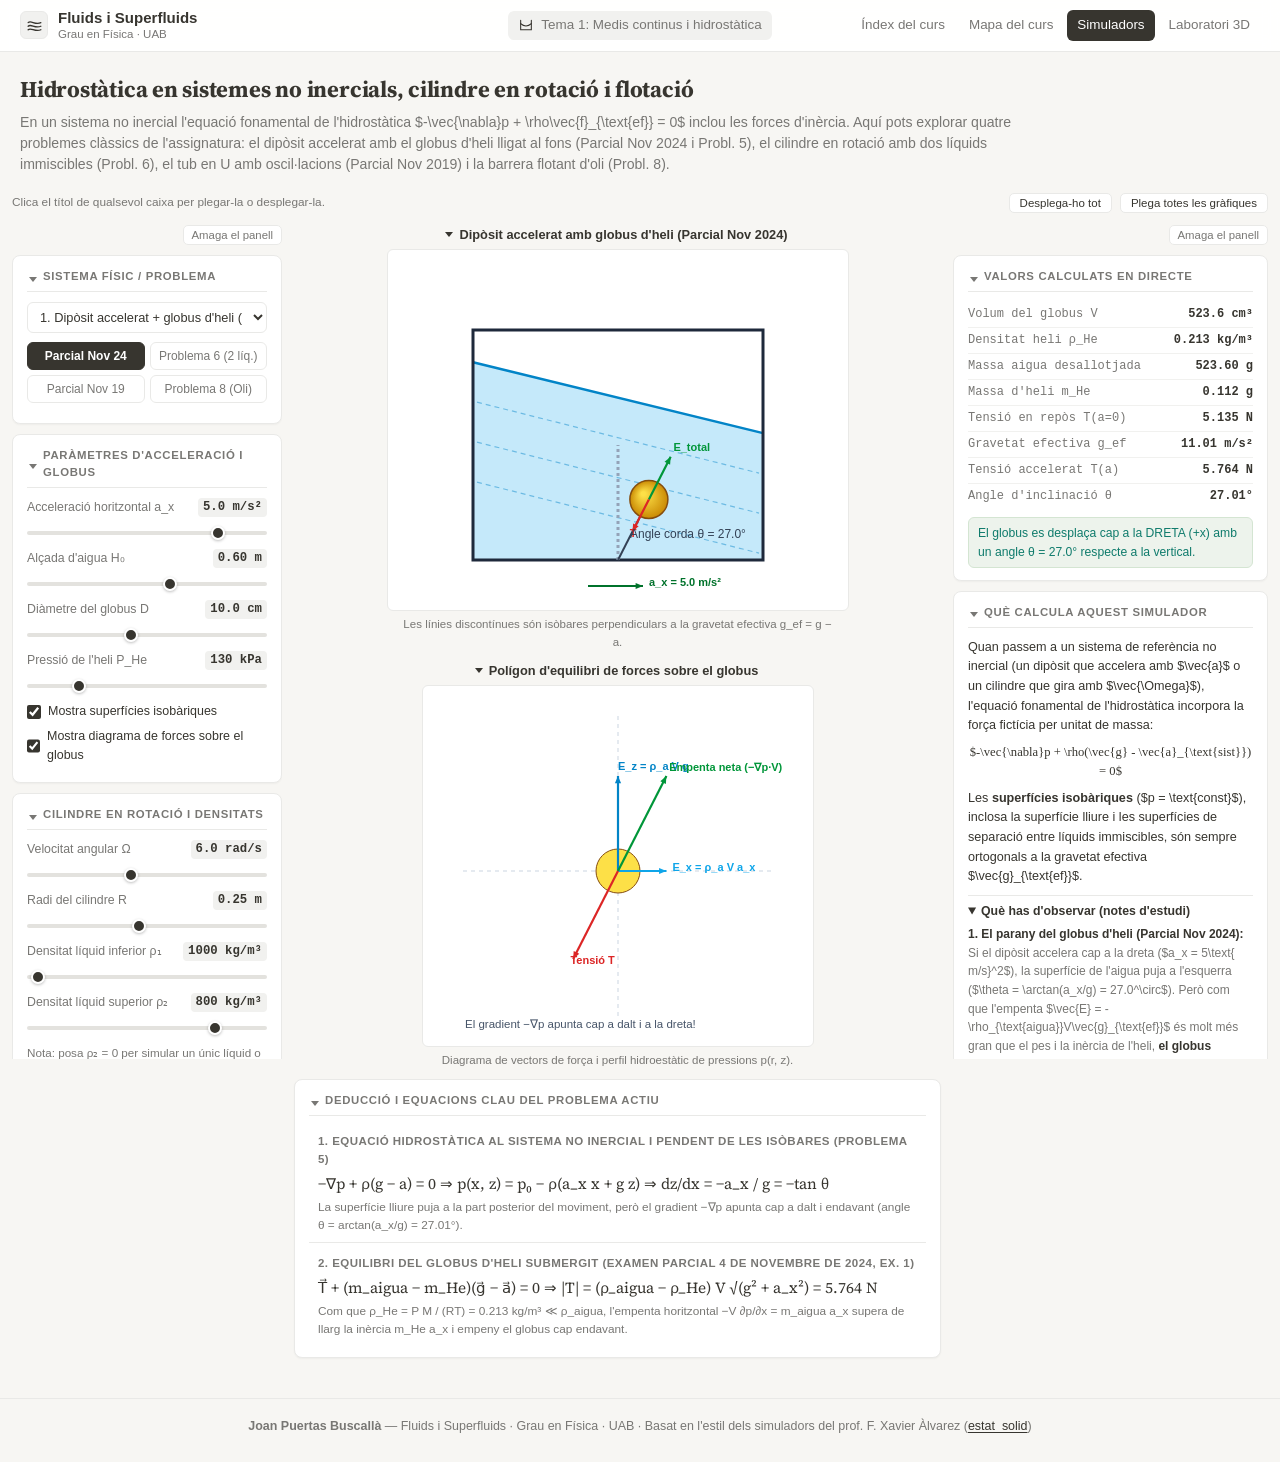
<file: simuladors/01_medis_continus/hidrostatica_no_inercial.html>
<!doctype html>
<html lang="ca">
<head>
<meta charset="utf-8">
<meta name="viewport" content="width=device-width, initial-scale=1">
<title>Simulador — Hidrostàtica, sistemes no inercials i flotació (UAB)</title>
<link rel="stylesheet" href="https://fonts.googleapis.com/css2?family=Source+Serif+4:opsz,wght@8..60,600;8..60,700&display=swap">
<link rel="stylesheet" href="../estil_comu.css">
<link rel="stylesheet" href="../simuladors_comu.css">
<link rel="stylesheet" href="../caixes_plegables.css">
</head>
<body>
<header class="capcalera-uab">
  <div class="cap-esq">
    <a class="cap-logo" href="../../" title="Portada del curs" aria-label="Portada">
      <svg viewBox="0 0 24 24" fill="none" stroke="currentColor" stroke-width="1.8" stroke-linecap="round" stroke-linejoin="round"><path d="M3 8c4-4 10 4 18 0"/><path d="M3 13c4-4 10 4 18 0"/><path d="M3 18c4-4 10 4 18 0"/></svg>
    </a>
    <a class="cap-marca" href="../../">Fluids i Superfluids<small>Grau en Física · UAB</small></a>
  </div>
  <div class="cap-pagina">
    <svg viewBox="0 0 24 24" fill="none" stroke="currentColor" stroke-width="1.6" stroke-linecap="round"><path d="M4 5 L4 19 L20 19 L20 5"/><path d="M4 10 Q12 17 20 10" stroke-width="1.8"/></svg>
    Tema 1: Medis continus i hidrostàtica
  </div>
  <nav class="cap-nav" aria-label="Seccions del curs">
    <a href="../../#index">Índex del curs</a>
    <a href="../../mapa/index.html">Mapa del curs</a>
    <a class="actiu" href="../index.html">Simuladors</a>
    <a href="../../visualitzador_camps.html">Laboratori 3D</a>
  </nav>
</header>

<div class="intro-sim">
  <h1>Hidrostàtica en sistemes no inercials, cilindre en rotació i flotació</h1>
  <p class="sub">En un sistema no inercial l'equació fonamental de l'hidrostàtica $-\vec{\nabla}p + \rho\vec{f}_{\text{ef}} = 0$ inclou les forces d'inèrcia. Aquí pots explorar quatre problemes clàssics de l'assignatura: el dipòsit accelerat amb el globus d'heli lligat al fons (Parcial Nov 2024 i Probl. 5), el cilindre en rotació amb dos líquids immiscibles (Probl. 6), el tub en U amb oscil·lacions (Parcial Nov 2019) i la barrera flotant d'oli (Probl. 8).</p>
</div>

<main class="main-content">

  <!-- ═══ Esquerra: Controls ═══ -->
  <aside class="controls-panel">
    <div class="card">
      <div class="card-title">Sistema físic / Problema</div>
      <div class="control-group">
        <select class="sel-input" id="selMode">
          <option value="accel">1. Dipòsit accelerat + globus d'heli (Parcial 2024 / Probl. 5)</option>
          <option value="rot">2. Cilindre en rotació Ω amb 2 líquids (Problema 6)</option>
          <option value="tubU">3. Tub en U: dos líquids i oscil·lacions (Parcial 2019)</option>
          <option value="oli">4. Barrera flotant per a vessament d'oli (Problema 8)</option>
        </select>
      </div>
      <div class="grup-btn" id="presetsRapids">
        <button type="button" class="btn-opcio actiu" data-preset="p24">Parcial Nov 24</button>
        <button type="button" class="btn-opcio" data-preset="pr6">Problema 6 (2 líq.)</button>
        <button type="button" class="btn-opcio" data-preset="p19">Parcial Nov 19</button>
        <button type="button" class="btn-opcio" data-preset="pr8">Problema 8 (Oli)</button>
      </div>
    </div>

    <div class="card" id="cardAccel">
      <div class="card-title">Paràmetres d'acceleració i globus</div>
      <div class="control-group">
        <label class="control-label">Acceleració horitzontal a_x <span class="val" id="valAx">5.0 m/s²</span></label>
        <input type="range" class="slider" id="slAx" min="-8" max="8" step="0.2" value="5.0">
      </div>
      <div class="control-group">
        <label class="control-label">Alçada d'aigua H₀ <span class="val" id="valH0">0.60 m</span></label>
        <input type="range" class="slider" id="slH0" min="0.30" max="0.80" step="0.02" value="0.60">
      </div>
      <div class="control-group">
        <label class="control-label">Diàmetre del globus D <span class="val" id="valD">10.0 cm</span></label>
        <input type="range" class="slider" id="slD" min="4" max="18" step="0.5" value="10.0">
      </div>
      <div class="control-group">
        <label class="control-label">Pressió de l'heli P_He <span class="val" id="valPhe">130 kPa</span></label>
        <input type="range" class="slider" id="slPhe" min="100" max="250" step="5" value="130">
      </div>
      <label class="check-row"><input type="checkbox" id="chkIsobares" checked> Mostra superfícies isobàriques</label>
      <label class="check-row"><input type="checkbox" id="chkForces" checked> Mostra diagrama de forces sobre el globus</label>
    </div>

    <div class="card" id="cardRot">
      <div class="card-title">Cilindre en rotació i densitats</div>
      <div class="control-group">
        <label class="control-label">Velocitat angular Ω <span class="val" id="valOmega">6.0 rad/s</span></label>
        <input type="range" class="slider" id="slOmega" min="0" max="14" step="0.2" value="6.0">
      </div>
      <div class="control-group">
        <label class="control-label">Radi del cilindre R <span class="val" id="valRcil">0.25 m</span></label>
        <input type="range" class="slider" id="slRcil" min="0.12" max="0.40" step="0.01" value="0.25">
      </div>
      <div class="control-group">
        <label class="control-label">Densitat líquid inferior ρ₁ <span class="val" id="valRho1">1000 kg/m³</span></label>
        <input type="range" class="slider" id="slRho1" min="800" max="13600" step="50" value="1000">
      </div>
      <div class="control-group">
        <label class="control-label">Densitat líquid superior ρ₂ <span class="val" id="valRho2">800 kg/m³</span></label>
        <input type="range" class="slider" id="slRho2" min="0" max="1000" step="20" value="800">
      </div>
      <p class="hint">Nota: posa ρ₂ = 0 per simular un únic líquid o afegeix oli/aigua per veure les dues interfícies parabòliques del Problema 6.</p>
    </div>

    <div class="card" id="cardExtra">
      <div class="card-title">Tub en U / Barrera d'oli</div>
      <div class="control-group">
        <label class="control-label">Columna afegida h (o Volum V) <span class="val" id="valHcol">0.25 m</span></label>
        <input type="range" class="slider" id="slHcol" min="0.05" max="0.60" step="0.01" value="0.25">
      </div>
      <div class="control-group">
        <label class="control-label">Longitud de branca L (o Radi R) <span class="val" id="valLtub">0.50 m</span></label>
        <input type="range" class="slider" id="slLtub" min="0.25" max="1.00" step="0.05" value="0.50">
      </div>
      <button type="button" class="btn primari" id="btnOscil">▶ Inicia / pausa oscil·lació del tub en U</button>
    </div>
  </aside>

  <!-- ═══ Centre: Visualitzacions ═══ -->
  <div class="center-panel">
    <div class="fila-canvas">
      <div class="bloc-canvas">
        <div class="plot-title" id="titolCanvas1">Secció física del sistema i superfícies d'igual pressió</div>
        <canvas id="canvasMain" width="460" height="360"></canvas>
        <p class="plot-desc" id="descCanvas1">Les línies discontínues són isòbares perpendiculars a la gravetat efectiva g_ef = g − a.</p>
      </div>
      <div class="bloc-canvas">
        <div class="plot-title" id="titolCanvas2">Distribució de pressió i perfil d'equilibri</div>
        <canvas id="canvasAux" width="390" height="360"></canvas>
        <p class="plot-desc" id="descCanvas2">Diagrama de vectors de força i perfil hidroestàtic de pressions p(r, z).</p>
      </div>
    </div>

    <div class="fila-canvas">
      <div class="card formules">
        <div class="card-title">Deducció i equacions clau del problema actiu</div>
        <div id="formulesBox"></div>
      </div>
    </div>
  </div>

  <!-- ═══ Dreta: Valors i explicació ═══ -->
  <aside class="right-panel">
    <div class="card">
      <div class="card-title">Valors calculats en directe</div>
      <div class="lectura" id="lectura"></div>
      <div class="estat info" id="estat"></div>
    </div>

    <div class="card theory-box">
      <div class="card-title">Què calcula aquest simulador</div>
      <p>Quan passem a un sistema de referència no inercial (un dipòsit que accelera amb $\vec{a}$ o un cilindre que gira amb $\vec{\Omega}$), l'equació fonamental de l'hidrostàtica incorpora la força fictícia per unitat de massa:</p>
      <p style="text-align:center; font-family:Georgia,serif;">$-\vec{\nabla}p + \rho(\vec{g} - \vec{a}_{\text{sist}}) = 0$</p>
      <p>Les <strong>superfícies isobàriques</strong> ($p = \text{const}$), inclosa la superfície lliure i les superfícies de separació entre líquids immiscibles, són sempre ortogonals a la gravetat efectiva $\vec{g}_{\text{ef}}$.</p>
      <details class="obs" open>
        <summary>Què has d'observar (notes d'estudi)</summary>
        <div class="obs-body">
          <p><strong>1. El parany del globus d'heli (Parcial Nov 2024):</strong> Si el dipòsit accelera cap a la dreta ($a_x = 5\text{ m/s}^2$), la superfície de l'aigua puja a l'esquerra ($\theta = \arctan(a_x/g) = 27.0^\circ$). Però com que l'empenta $\vec{E} = -\rho_{\text{aigua}}V\vec{g}_{\text{ef}}$ és molt més gran que el pes i la inèrcia de l'heli, <strong>el globus s'inclina el mateix angle $\theta$ cap a la dreta!</strong></p>
          <p><strong>2. Dos líquids en un cilindre giratori (Problema 6):</strong> Fixa't que la curvatura dels dos paraboloides $z - z_0 = \frac{\Omega^2 r^2}{2g}$ depèn només d'$\Omega$ i $g$, <em>no de les densitats $\rho_1, \rho_2$</em>! En canvi, el gradient radial de pressió $\partial p/\partial r = \rho\Omega^2 r$ sí que fa un colze quan passem del líquid superior a l'inferior.</p>
          <p><strong>3. Tub en U (Parcial Nov 2019):</strong> Tota la columna total de líquid de longitud $3L$ (més l'aigua afegida $h$) té inèrcia en oscil·lar, mentre que la força restauradora ve de la diferència de pes a les branques verticals ($\omega^2 = \frac{2g}{3L + (\rho_2/\rho_1)h}$).</p>
          <p><strong>4. Barrera d'oli (Problema 8):</strong> Com que al fons de la capa d'oli la pressió ha d'igualar la de l'aigua exterior ($\rho_o g(h_1 + h_2) = \rho_a g h_2$), la fracció que emergeix és exactament $h_1/(h_1+h_2) = 1 - \rho_o/\rho_a$.</p>
        </div>
      </details>
    </div>
  </aside>

</main>

<div class="peu-uab">
  <strong>Joan Puertas Buscallà</strong> — Fluids i Superfluids · Grau en Física · UAB · Basat en l'estil dels simuladors del prof. F. Xavier Àlvarez (<a href="https://github.com/xalvarezc/estat_solid" target="_blank" rel="noopener">estat_solid</a>)
</div>

<script src="../caixes_plegables.js"></script>
<script>
(function(){
  const g = 9.81;
  const R_gas = 8.31;
  const M_He = 0.004; // kg/mol
  const T_amb = 293.15; // 20 °C

  const selMode = document.getElementById('selMode');
  const slAx = document.getElementById('slAx');
  const slH0 = document.getElementById('slH0');
  const slD = document.getElementById('slD');
  const slPhe = document.getElementById('slPhe');
  const chkIsobares = document.getElementById('chkIsobares');
  const chkForces = document.getElementById('chkForces');

  const slOmega = document.getElementById('slOmega');
  const slRcil = document.getElementById('slRcil');
  const slRho1 = document.getElementById('slRho1');
  const slRho2 = document.getElementById('slRho2');

  const slHcol = document.getElementById('slHcol');
  const slLtub = document.getElementById('slLtub');
  const btnOscil = document.getElementById('btnOscil');

  const cvMain = document.getElementById('canvasMain');
  const ctx1 = cvMain.getContext('2d');
  const cvAux = document.getElementById('canvasAux');
  const ctx2 = cvAux.getContext('2d');

  let animOscil = false;
  let tOscil = 0;

  // Presets ràpids
  document.querySelectorAll('#presetsRapids button').forEach(btn => {
    btn.addEventListener('click', () => {
      document.querySelectorAll('#presetsRapids button').forEach(b => b.classList.remove('actiu'));
      btn.classList.add('actiu');
      const p = btn.dataset.preset;
      if (p === 'p24') {
        selMode.value = 'accel';
        slAx.value = 5.0; slH0.value = 0.60; slD.value = 10.0; slPhe.value = 130;
      } else if (p === 'pr6') {
        selMode.value = 'rot';
        slOmega.value = 7.5; slRcil.value = 0.25; slRho1.value = 1000; slRho2.value = 780;
      } else if (p === 'p19') {
        selMode.value = 'tubU';
        slRho1.value = 13600; slRho2.value = 1000; slHcol.value = 0.35; slLtub.value = 0.45;
        slAx.value = 0;
      } else if (p === 'pr8') {
        selMode.value = 'oli';
        slRho1.value = 1025; slRho2.value = 850; slHcol.value = 0.30; slLtub.value = 0.80;
      }
      dibuixa();
    });
  });

  [selMode, slAx, slH0, slD, slPhe, chkIsobares, chkForces, slOmega, slRcil, slRho1, slRho2, slHcol, slLtub].forEach(el => {
    el.addEventListener('input', dibuixa);
  });

  btnOscil.addEventListener('click', () => {
    if (selMode.value !== 'tubU') selMode.value = 'tubU';
    animOscil = !animOscil;
    btnOscil.textContent = animOscil ? "❚❚ Pausa oscil·lació del tub en U" : "▶ Inicia oscil·lació del tub en U";
    if (animOscil) requestAnimationFrame(loopOscil);
  });

  function loopOscil() {
    if (!animOscil) return;
    tOscil += 0.025;
    dibuixa();
    requestAnimationFrame(loopOscil);
  }

  function filaLectura(etiq, val) {
    return `<div class="fila"><span class="etiqueta">${etiq}</span><span class="valor">${val}</span></div>`;
  }

  function dibuixafletxa(ctx, x1, y1, x2, y2, color, label) {
    const dx = x2 - x1, dy = y2 - y1;
    const len = Math.hypot(dx, dy);
    if (len < 2) return;
    ctx.save();
    ctx.strokeStyle = color;
    ctx.fillStyle = color;
    ctx.lineWidth = 2.2;
    ctx.beginPath();
    ctx.moveTo(x1, y1);
    ctx.lineTo(x2, y2);
    ctx.stroke();
    const ang = Math.atan2(dy, dx);
    ctx.beginPath();
    ctx.moveTo(x2, y2);
    ctx.lineTo(x2 - 8 * Math.cos(ang - 0.4), y2 - 8 * Math.sin(ang - 0.4));
    ctx.lineTo(x2 - 8 * Math.cos(ang + 0.4), y2 - 8 * Math.sin(ang + 0.4));
    ctx.closePath();
    ctx.fill();
    if (label) {
      ctx.font = 'bold 11px Segoe UI, sans-serif';
      ctx.fillText(label, x2 + 6 * Math.cos(ang), y2 + 6 * Math.sin(ang));
    }
    ctx.restore();
  }

  function dibuixa() {
    const mode = selMode.value;
    const ax = parseFloat(slAx.value);
    const H0 = parseFloat(slH0.value);
    const D_cm = parseFloat(slD.value);
    const P_he_kpa = parseFloat(slPhe.value);
    const omega = parseFloat(slOmega.value);
    const Rcil = parseFloat(slRcil.value);
    const rho1 = parseFloat(slRho1.value);
    const rho2 = parseFloat(slRho2.value);
    const hCol = parseFloat(slHcol.value);
    const Ltub = parseFloat(slLtub.value);

    document.getElementById('valAx').textContent = ax.toFixed(1) + ' m/s²';
    document.getElementById('valH0').textContent = H0.toFixed(2) + ' m';
    document.getElementById('valD').textContent = D_cm.toFixed(1) + ' cm';
    document.getElementById('valPhe').textContent = P_he_kpa.toFixed(0) + ' kPa';
    document.getElementById('valOmega').textContent = omega.toFixed(1) + ' rad/s';
    document.getElementById('valRcil').textContent = Rcil.toFixed(2) + ' m';
    document.getElementById('valRho1').textContent = rho1.toFixed(0) + ' kg/m³';
    document.getElementById('valRho2').textContent = rho2.toFixed(0) + ' kg/m³';
    document.getElementById('valHcol').textContent = hCol.toFixed(2) + (mode === 'oli' ? ' m³' : ' m');
    document.getElementById('valLtub').textContent = Ltub.toFixed(2) + ' m';

    ctx1.clearRect(0, 0, cvMain.width, cvMain.height);
    ctx2.clearRect(0, 0, cvAux.width, cvAux.height);

    const lecturaEl = document.getElementById('lectura');
    const estatEl = document.getElementById('estat');
    const formulesEl = document.getElementById('formulesBox');

    if (mode === 'accel') {
      document.getElementById('titolCanvas1').textContent = "Dipòsit accelerat amb globus d'heli (Parcial Nov 2024)";
      document.getElementById('titolCanvas2').textContent = "Polígon d'equilibri de forces sobre el globus";

      const R_glob = (D_cm / 100) / 2;
      const V_glob = (4 / 3) * Math.PI * Math.pow(R_glob, 3);
      const rho_w = 1000;
      const rho_he = (P_he_kpa * 1000 * M_He) / (R_gas * T_amb);
      const m_w = rho_w * V_glob;
      const m_he = rho_he * V_glob;
      const g_ef = Math.hypot(g, ax);
      const theta_rad = Math.atan2(ax, g);
      const theta_deg = theta_rad * 180 / Math.PI;
      const T_rep = (m_w - m_he) * g;
      const T_acc = (m_w - m_he) * g_ef;

      // Dibuix del dipòsit a ctx1
      const ox = 85, oy = 310, wTank = 290, hTank = 230;
      const scaleY = hTank / 0.85;
      const yWaterMid = oy - H0 * scaleY;
      const dySlope = (wTank / 2) * (ax / g) * 0.48; // escala visual controlada

      // Aigua amb pendent
      ctx1.fillStyle = 'rgba(14, 165, 233, 0.24)';
      ctx1.beginPath();
      ctx1.moveTo(ox, oy);
      ctx1.lineTo(ox, Math.max(oy - hTank, yWaterMid - dySlope));
      ctx1.lineTo(ox + wTank, Math.max(oy - hTank, yWaterMid + dySlope));
      ctx1.lineTo(ox + wTank, oy);
      ctx1.closePath();
      ctx1.fill();

      // Superfície lliure
      ctx1.strokeStyle = '#0284c7';
      ctx1.lineWidth = 2.5;
      ctx1.beginPath();
      ctx1.moveTo(ox, yWaterMid - dySlope);
      ctx1.lineTo(ox + wTank, yWaterMid + dySlope);
      ctx1.stroke();

      // Isòbares
      if (chkIsobares.checked) {
        ctx1.strokeStyle = 'rgba(2, 132, 199, 0.45)';
        ctx1.lineWidth = 1.2;
        ctx1.setLineDash([5, 4]);
        for (let dh = 40; dh < 190; dh += 40) {
          const y1 = yWaterMid - dySlope + dh;
          const y2 = yWaterMid + dySlope + dh;
          if (y1 < oy && y2 < oy) {
            ctx1.beginPath();
            ctx1.moveTo(ox + 4, y1);
            ctx1.lineTo(ox + wTank - 4, y2);
            ctx1.stroke();
          }
        }
        ctx1.setLineDash([]);
      }

      // Parets del dipòsit
      ctx1.strokeStyle = '#1e293b';
      ctx1.lineWidth = 3;
      ctx1.strokeRect(ox, oy - hTank, wTank, hTank);

      // Corda i globus lligat al fons
      const anchorX = ox + wTank / 2;
      const anchorY = oy;
      const L_corda_px = 68;
      // El globus s'inclina en el mateix sentit que ax!
      const bx = anchorX + L_corda_px * Math.sin(theta_rad);
      const by = anchorY - L_corda_px * Math.cos(theta_rad);
      const rPx = Math.max(14, D_cm * 1.9);

      // Vertical de referència
      ctx1.strokeStyle = '#94a3b8';
      ctx1.setLineDash([3, 3]);
      ctx1.beginPath();
      ctx1.moveTo(anchorX, anchorY);
      ctx1.lineTo(anchorX, anchorY - 115);
      ctx1.stroke();
      ctx1.setLineDash([]);

      // Corda
      ctx1.strokeStyle = '#334155';
      ctx1.lineWidth = 2;
      ctx1.beginPath();
      ctx1.moveTo(anchorX, anchorY);
      ctx1.lineTo(bx, by);
      ctx1.stroke();

      // Globus
      const gradG = ctx1.createRadialGradient(bx - rPx*0.3, by - rPx*0.3, 2, bx, by, rPx);
      gradG.addColorStop(0, '#fde047');
      gradG.addColorStop(1, '#ca8a04');
      ctx1.fillStyle = gradG;
      ctx1.beginPath();
      ctx1.arc(bx, by, rPx, 0, Math.PI * 2);
      ctx1.fill();
      ctx1.strokeStyle = '#854d0e';
      ctx1.lineWidth = 1.5;
      ctx1.stroke();

      if (chkForces.checked) {
        dibuixafletxa(ctx1, bx, by, bx + 48 * Math.sin(theta_rad), by - 48 * Math.cos(theta_rad), '#009639', 'E_total');
        dibuixafletxa(ctx1, bx, by, bx - 36 * Math.sin(theta_rad), by + 36 * Math.cos(theta_rad), '#dc2626', 'T');
      }

      // Vector acceleració del carretó
      dibuixafletxa(ctx1, ox + wTank/2 - 30, oy + 26, ox + wTank/2 - 30 + ax * 11, oy + 26, '#00722b', `a_x = ${ax.toFixed(1)} m/s²`);
      ctx1.fillStyle = '#334155';
      ctx1.font = '12px Segoe UI, sans-serif';
      ctx1.fillText(`Angle corda θ = ${theta_deg.toFixed(1)}°`, anchorX + 12, anchorY - 22);

      // Canvas 2: Diagrama de cos lliure ampliat
      const cx2 = 195, cy2 = 185;
      ctx2.strokeStyle = '#cbd5e1';
      ctx2.setLineDash([4, 4]);
      ctx2.beginPath();
      ctx2.moveTo(cx2, 30); ctx2.lineTo(cx2, 330);
      ctx2.moveTo(40, cy2); ctx2.lineTo(350, cy2);
      ctx2.stroke();
      ctx2.setLineDash([]);

      ctx2.fillStyle = '#fde047';
      ctx2.beginPath(); ctx2.arc(cx2, cy2, 22, 0, Math.PI * 2); ctx2.fill();
      ctx2.strokeStyle = '#854d0e'; ctx2.stroke();

      const escF = 95 / g_ef;
      const Ex = m_w * ax * escF * 180, Ey = -m_w * g * escF * 180;
      dibuixafletxa(ctx2, cx2, cy2, cx2, cy2 - 95, '#0284c7', 'E_z = ρ_a V g');
      dibuixafletxa(ctx2, cx2, cy2, cx2 + 95 * (ax / g), cy2, '#0ea5e9', 'E_x = ρ_a V a_x');
      dibuixafletxa(ctx2, cx2, cy2, cx2 + 95 * (ax / g), cy2 - 95, '#009639', 'Empenta neta (−∇p·V)');
      dibuixafletxa(ctx2, cx2, cy2, cx2 - 88 * (ax / g), cy2 + 88, '#dc2626', 'Tensió T');
      ctx2.fillStyle = '#475569';
      ctx2.font = '11.5px Segoe UI, sans-serif';
      ctx2.fillText(`El gradient −∇p apunta cap a dalt i a la ${ax >= 0 ? 'dreta' : 'esquerra'}!`, 42, 342);

      lecturaEl.innerHTML =
        filaLectura('Volum del globus V', (V_glob * 1e6).toFixed(1) + ' cm³') +
        filaLectura('Densitat heli ρ_He', rho_he.toFixed(3) + ' kg/m³') +
        filaLectura('Massa aigua desallotjada', (m_w * 1000).toFixed(2) + ' g') +
        filaLectura('Massa d\'heli m_He', (m_he * 1000).toFixed(3) + ' g') +
        filaLectura('Tensió en repòs T(a=0)', T_rep.toFixed(3) + ' N') +
        filaLectura('Gravetat efectiva g_ef', g_ef.toFixed(2) + ' m/s²') +
        filaLectura('Tensió accelerat T(a)', T_acc.toFixed(3) + ' N') +
        filaLectura('Angle d\'inclinació θ', theta_deg.toFixed(2) + '°');

      estatEl.className = 'estat si';
      estatEl.textContent = ax > 0
        ? `El globus es desplaça cap a la DRETA (+x) amb un angle θ = ${theta_deg.toFixed(1)}° respecte a la vertical.`
        : ax < 0
        ? `El globus es desplaça cap a l'ESQUERRA (−x) amb un angle |θ| = ${Math.abs(theta_deg).toFixed(1)}°.`
        : `Dipòsit en repòs (θ = 0°): les isòbares són horitzontals i la corda és vertical.`;

      formulesEl.innerHTML = `
        <div class="formula">
          <div class="formula-nom">1. Equació hidrostàtica al sistema no inercial i pendent de les isòbares (Problema 5)</div>
          <div class="formula-eq">−∇p + ρ(g − a) = 0  ⇒  p(x, z) = p₀ − ρ(a_x x + g z)  ⇒  dz/dx = −a_x / g = −tan θ</div>
          <div class="formula-nota">La superfície lliure puja a la part posterior del moviment, però el gradient −∇p apunta cap a dalt i endavant (angle θ = arctan(a_x/g) = ${theta_deg.toFixed(2)}°).</div>
        </div>
        <div class="formula">
          <div class="formula-nom">2. Equilibri del globus d'heli submergit (Examen Parcial 4 de novembre de 2024, Ex. 1)</div>
          <div class="formula-eq">T⃗ + (m_aigua − m_He)(g⃗ − a⃗) = 0  ⇒  |T| = (ρ_aigua − ρ_He) V √(g² + a_x²) = ${T_acc.toFixed(3)} N</div>
          <div class="formula-nota">Com que ρ_He = P M / (RT) = ${rho_he.toFixed(3)} kg/m³ ≪ ρ_aigua, l'empenta horitzontal −V ∂p/∂x = m_aigua a_x supera de llarg la inèrcia m_He a_x i empeny el globus cap endavant.</div>
        </div>`;

    } else if (mode === 'rot') {
      document.getElementById('titolCanvas1').textContent = "Cilindre en rotació Ω amb dos líquids immiscibles (Problema 6)";
      document.getElementById('titolCanvas2').textContent = "Perfil radial de pressió p(r) al fons i a la interfície";

      const dzMax = (omega * omega * Rcil * Rcil) / (2 * g);
      // En un cilindre tancat de radi R el volum es conserva: z(r) = h_mitja + (Ω²/2g)(r² - R²/2)
      const h1_0 = 0.22; // alçada mitjana líquid 1
      const h2_0 = rho2 > 0 ? 0.14 : 0; // gruix mitjà líquid 2

      const ox = 95, oy = 315, wC = 270, hC = 245;
      const escZ = hC / 0.55;
      const cx = ox + wC / 2;

      // Dibuixem el líquid 1 (inferior) i líquid 2 (superior)
      const N = 60;
      function zParab(rNorm, hBase) {
        const r = rNorm * Rcil;
        const z = hBase + (omega * omega / (2 * g)) * (r * r - (Rcil * Rcil) / 2);
        return oy - Math.max(0.01, Math.min(0.54, z)) * escZ;
      }

      if (rho2 > 0) {
        ctx1.fillStyle = 'rgba(234, 179, 8, 0.35)';
        ctx1.beginPath();
        for (let i = 0; i <= N; i++) {
          const u = -1 + (2 * i) / N;
          const x = cx + u * (wC / 2);
          const y = zParab(u, h1_0 + h2_0);
          if (i === 0) ctx1.moveTo(x, y); else ctx1.lineTo(x, y);
        }
        for (let i = N; i >= 0; i--) {
          const u = -1 + (2 * i) / N;
          const x = cx + u * (wC / 2);
          const y = zParab(u, h1_0);
          ctx1.lineTo(x, y);
        }
        ctx1.closePath();
        ctx1.fill();
      }

      ctx1.fillStyle = 'rgba(2, 132, 199, 0.32)';
      ctx1.beginPath();
      for (let i = 0; i <= N; i++) {
        const u = -1 + (2 * i) / N;
        const x = cx + u * (wC / 2);
        const y = zParab(u, h1_0);
        if (i === 0) ctx1.moveTo(x, y); else ctx1.lineTo(x, y);
      }
      ctx1.lineTo(ox + wC, oy);
      ctx1.lineTo(ox, oy);
      ctx1.closePath();
      ctx1.fill();

      // Traç de les dues superfícies parabòliques
      ctx1.strokeStyle = '#0369a1';
      ctx1.lineWidth = 2.4;
      ctx1.beginPath();
      for (let i = 0; i <= N; i++) {
        const u = -1 + (2 * i) / N;
        const x = cx + u * (wC / 2);
        const y = zParab(u, h1_0);
        if (i === 0) ctx1.moveTo(x, y); else ctx1.lineTo(x, y);
      }
      ctx1.stroke();

      if (rho2 > 0) {
        ctx1.strokeStyle = '#b45309';
        ctx1.lineWidth = 2.4;
        ctx1.beginPath();
        for (let i = 0; i <= N; i++) {
          const u = -1 + (2 * i) / N;
          const x = cx + u * (wC / 2);
          const y = zParab(u, h1_0 + h2_0);
          if (i === 0) ctx1.moveTo(x, y); else ctx1.lineTo(x, y);
        }
        ctx1.stroke();
      }

      // Eix de rotació i cilindre
      ctx1.strokeStyle = '#64748b';
      ctx1.setLineDash([5, 4]);
      ctx1.beginPath(); ctx1.moveTo(cx, 35); ctx1.lineTo(cx, oy + 15); ctx1.stroke();
      ctx1.setLineDash([]);
      ctx1.strokeStyle = '#1e293b';
      ctx1.lineWidth = 3;
      ctx1.strokeRect(ox, oy - hC, wC, hC);

      ctx1.fillStyle = '#0f172a';
      ctx1.font = 'bold 12px Segoe UI, sans-serif';
      ctx1.fillText(`Ω = ${omega.toFixed(1)} rad/s`, cx - 35, 30);
      ctx1.fillStyle = '#0369a1';
      ctx1.fillText(`Líquid 1 (ρ₁ = ${rho1} kg/m³)`, ox + 14, oy - 18);
      if (rho2 > 0) {
        ctx1.fillStyle = '#92400e';
        ctx1.fillText(`Líquid 2 (ρ₂ = ${rho2} kg/m³)`, ox + 14, oy - h1_0 * escZ - 14);
      }

      // Canvas 2: Gràfica de Δp(r) al fons z=0
      const gx0 = 55, gy0 = 305, gw = 300, gh = 240;
      ctx2.strokeStyle = '#334155';
      ctx2.lineWidth = 1.5;
      ctx2.beginPath();
      ctx2.moveTo(gx0, gy0 - gh); ctx2.lineTo(gx0, gy0); ctx2.lineTo(gx0 + gw, gy0);
      ctx2.stroke();

      const dpFonsCentre = Math.max(0, rho1 * g * (h1_0 - dzMax/2) + rho2 * g * h2_0);
      const dpFonsParet = rho1 * g * (h1_0 + dzMax/2) + rho2 * g * h2_0;
      const pMaxPlot = Math.max(4000, dpFonsParet * 1.15);

      ctx2.strokeStyle = '#009639';
      ctx2.lineWidth = 2.6;
      ctx2.beginPath();
      for (let i = 0; i <= 50; i++) {
        const frac = i / 50;
        const r = frac * Rcil;
        const z1 = h1_0 + (omega * omega / (2 * g)) * (r * r - Rcil * Rcil / 2);
        const dp = Math.max(0, rho1 * g * z1 + rho2 * g * h2_0);
        const px = gx0 + frac * gw;
        const py = gy0 - (dp / pMaxPlot) * gh;
        if (i === 0) ctx2.moveTo(px, py); else ctx2.lineTo(px, py);
      }
      ctx2.stroke();

      ctx2.fillStyle = '#334155';
      ctx2.font = '11px Segoe UI, sans-serif';
      ctx2.fillText('r = 0', gx0 - 10, gy0 + 16);
      ctx2.fillText(`r = R (${Rcil.toFixed(2)} m)`, gx0 + gw - 55, gy0 + 16);
      ctx2.fillStyle = '#00722b';
      ctx2.font = 'bold 11.5px Segoe UI, sans-serif';
      ctx2.fillText('p_fons(r) − p₀ = p_c + ½ ρ₁ Ω² r²', gx0 + 20, gy0 - gh + 18);

      lecturaEl.innerHTML =
        filaLectura('Desnivell paraboloide Δz_max', (dzMax * 100).toFixed(2) + ' cm') +
        filaLectura('Pendent a la paret dz/dr(R)', (omega * omega * Rcil / g).toFixed(3)) +
        filaLectura('Sobrepressió al centre (z=0)', (dpFonsCentre / 1000).toFixed(2) + ' kPa') +
        filaLectura('Sobrepressió a la paret (z=0)', (dpFonsParet / 1000).toFixed(2) + ' kPa') +
        filaLectura('Increment centrífug ½ρ₁Ω²R²', (0.5 * rho1 * omega * omega * Rcil * Rcil / 1000).toFixed(2) + ' kPa');

      estatEl.className = 'estat si';
      estatEl.textContent = rho2 > 0
        ? `Tant la superfície lliure com la interfície entre ρ₁ i ρ₂ tenen exactament la mateixa curvatura parabòlica Ω²/(2g).`
        : `La superfície lliure forma un paraboloide de revolució amb desnivell Δz = ${(dzMax*100).toFixed(1)} cm entre l'eix i la paret.`;

      formulesEl.innerHTML = `
        <div class="formula">
          <div class="formula-nom">1. Equilibri en el sistema corotatori i superfície lliure (Problema 6a)</div>
          <div class="formula-eq">∂p/∂r = ρ Ω² r,   ∂p/∂z = −ρ g  ⇒  p(r,z) = C + ½ ρ Ω² r² − ρ g z  ⇒  z(r) = z₀ + Ω² r² / (2g)</div>
          <div class="formula-nota">Imposant que el volum total de líquid dins del cilindre de radi R és constant, el vèrtex baixa tant com pugen les vores: z(r) = h̄ + (Ω²/2g)(r² − R²/2).</div>
        </div>
        <div class="formula">
          <div class="formula-nom">2. Dos líquids immiscibles ρ₁ &gt; ρ₂ en rotació (Problema 6b)</div>
          <div class="formula-eq">p₂(r,z) = p₀ + ρ₂ [½ Ω²(r² − r₀²) − g(z − z₂₀)]   i   z_interfície(r) = z₁₀ + Ω² r² / (2g)</div>
          <div class="formula-nota">Per continuïtat de la pressió p₁ = p₂ sobre la interfície, els termes amb ½Ω²r² − gz s'anul·len als dos costats i la interfície té el mateix paraboloide que la superfície lliure!</div>
        </div>`;

    } else if (mode === 'tubU') {
      document.getElementById('titolCanvas1').textContent = "Tub en U amb dos líquids i oscil·lacions (Parcial Nov 2019 Ex. 2)";
      document.getElementById('titolCanvas2').textContent = "Evolució temporal z(t) de l'oscil·lació al voltant de l'equilibri";

      const ratio = rho2 / rho1;
      // En equilibri: el líquid dens puja a l'esquerra i baixa a la dreta
      // 2 * dz_eq * rho1 = rho2 * hCol  => dz_eq = (rho2 / (2*rho1)) * hCol
      const dz_eq = 0.5 * ratio * hCol;
      const zEsq_eq = Ltub + dz_eq;
      const zDret_hg_eq = Ltub - dz_eq;
      const zDret_top_eq = zDret_hg_eq + hCol;

      // Freqüència d'oscil·lació: Massa total = S * (3*L*rho1 + h*rho2), Força restauradora = -2 * rho1 * g * S * y
      const omega_osc = Math.sqrt((2 * g) / (3 * Ltub + ratio * hCol));
      const T_osc = (2 * Math.PI) / omega_osc;
      const amp = animOscil ? 0.08 * Math.cos(omega_osc * tOscil) : 0;

      const zEsq = zEsq_eq + amp;
      const zDretHg = zDret_hg_eq - amp;
      const zDretTop = zDretHg + hCol;

      // Dibuix del tub en U a ctx1
      const xL = 135, xR = 315, yBot = 295, wTub = 34, esc = 175 / Math.max(0.7, Ltub + hCol);
      ctx1.strokeStyle = '#334155';
      ctx1.lineWidth = 3;

      // Mercuri / líquid pesant (gris blavós)
      ctx1.fillStyle = 'rgba(71, 85, 105, 0.72)';
      ctx1.fillRect(xL - wTub/2, yBot - zEsq * esc, wTub, zEsq * esc);
      ctx1.fillRect(xR - wTub/2, yBot - zDretHg * esc, wTub, zDretHg * esc);
      ctx1.fillRect(xL - wTub/2, yBot - wTub/2, (xR - xL) + wTub, wTub);

      // Aigua / líquid lleuger a la branca dreta
      ctx1.fillStyle = 'rgba(14, 165, 233, 0.55)';
      ctx1.fillRect(xR - wTub/2, yBot - zDretTop * esc, wTub, hCol * esc);

      // Contorns del tub
      ctx1.strokeRect(xL - wTub/2, yBot - (Ltub + hCol + 0.15)*esc, wTub, (Ltub + hCol + 0.15)*esc);
      ctx1.strokeRect(xR - wTub/2, yBot - (Ltub + hCol + 0.15)*esc, wTub, (Ltub + hCol + 0.15)*esc);

      // Línia de nivell inicial L
      ctx1.strokeStyle = '#009639';
      ctx1.setLineDash([4, 4]);
      ctx1.beginPath();
      ctx1.moveTo(85, yBot - Ltub * esc);
      ctx1.lineTo(370, yBot - Ltub * esc);
      ctx1.stroke();
      ctx1.setLineDash([]);
      ctx1.fillStyle = '#00722b';
      ctx1.font = '11.5px Segoe UI, sans-serif';
      ctx1.fillText('Nivell inicial z = L', 78, yBot - Ltub * esc - 6);

      // Gràfica d'oscil·lació a ctx2
      const gx = 45, gy = 180, gw = 310, gh = 110;
      ctx2.strokeStyle = '#94a3b8';
      ctx2.beginPath(); ctx2.moveTo(gx, gy); ctx2.lineTo(gx + gw, gy); ctx2.stroke();
      ctx2.strokeStyle = '#009639';
      ctx2.lineWidth = 2.2;
      ctx2.beginPath();
      for (let i = 0; i <= 120; i++) {
        const tt = (i / 120) * 2 * T_osc;
        const yy = gy - 75 * Math.cos(omega_osc * (tt + tOscil));
        const xx = gx + (i / 120) * gw;
        if (i === 0) ctx2.moveTo(xx, yy); else ctx2.lineTo(xx, yy);
      }
      ctx2.stroke();
      ctx2.fillStyle = '#0f172a';
      ctx2.font = 'bold 12px Segoe UI, sans-serif';
      ctx2.fillText(`Freqüència angular ω = ${omega_osc.toFixed(2)} rad/s (T = ${T_osc.toFixed(2)} s)`, gx, 45);

      const dz_accel = (ax * Ltub) / (2 * g);
      lecturaEl.innerHTML =
        filaLectura('Quocient de densitats ρ₂/ρ₁', ratio.toFixed(4)) +
        filaLectura('Alçada final branca esquerra z_esq', zEsq_eq.toFixed(3) + ' m') +
        filaLectura('Alçada final branca dreta z_dret', zDret_top_eq.toFixed(3) + ' m') +
        filaLectura('Freqüència d\'oscil·lació ω', omega_osc.toFixed(3) + ' rad/s') +
        filaLectura('Període T = 2π/ω', T_osc.toFixed(3) + ' s') +
        filaLectura('Desnivell com a acceleròmetre (±Δz)', (dz_accel * 100).toFixed(2) + ' cm');

      estatEl.className = 'estat info';
      estatEl.textContent = `A l'equilibri: z_esq = L + ½(ρ₂/ρ₁)h = ${zEsq_eq.toFixed(3)} m i z_dret = L + (1 − ½ρ₂/ρ₁)h = ${zDret_top_eq.toFixed(3)} m.`;

      formulesEl.innerHTML = `
        <div class="formula">
          <div class="formula-nom">1. Alçades d'equilibri i freqüència d'oscil·lació (Parcial 5 de novembre de 2019, Ex. 2a–b)</div>
          <div class="formula-eq">z_esq = L + ½ (ρ₂/ρ₁) h,   z_dret = L + (1 − ½ ρ₂/ρ₁) h,   ω = √[ 2g / (3L + (ρ₂/ρ₁)h) ]</div>
          <div class="formula-nota">Tota la columna de líquid (3L de líquid 1 més h de líquid 2) es mou amb la mateixa velocitat u = ż per incompressibilitat, de manera que E_cin = ½ S (3Lρ₁ + hρ₂) ż².</div>
        </div>
        <div class="formula">
          <div class="formula-nom">2. Tub en U com a acceleròmetre horitzontal (Parcial Nov 2019, Ex. 2c)</div>
          <div class="formula-eq">z_esq − z_dret = a_x L / g  ⇒  z_esq = L + a_x L / (2g),   z_dret = L − a_x L / (2g)</div>
          <div class="formula-nota">Sobre el tram horitzontal de longitud L actua una diferència de pressió Δp = ρ₁ a_x L que és compensada pel desnivell hidroestàtic entre les dues branques.</div>
        </div>`;

    } else {
      // Mode 4: Barrera flotant d'oli (Problema 8)
      document.getElementById('titolCanvas1').textContent = "Barrera flotant contenint un vessament d'oli (Problema 8)";
      document.getElementById('titolCanvas2').textContent = "Vista superior del port (semicercle de radi R) i força sobre el moll";

      const rho_a = Math.max(rho1, 950);
      const rho_o = Math.min(rho2 > 0 ? rho2 : 850, rho_a - 30);
      const V_oli = hCol; // m³
      const R_bar = Ltub; // m
      const areaSemi = 0.5 * Math.PI * R_bar * R_bar;
      const H_tot = V_oli / areaSemi; // h1 + h2
      const h2 = (rho_o / rho_a) * H_tot;
      const h1 = (1 - rho_o / rho_a) * H_tot;
      // Força neta sobre el moll per integració de la pressió hidroestàtica de l'oli menys la de l'aigua:
      // F = 2R * [ int_{-h2}^{h1} rho_o g (h1 - z) dz - int_{-h2}^0 rho_a g (-z) dz ]
      // F = R g [ rho_o (h1 + h2)^2 - rho_a h2^2 ] = R g rho_o (1 - rho_o/rho_a) H_tot^2
      const F_moll = R_bar * g * rho_o * (1 - rho_o / rho_a) * H_tot * H_tot;

      // Secció transversal a ctx1
      const ySea = 175;
      const escH = 260 / Math.max(0.25, H_tot * 1.6);
      const h1_px = h1 * escH;
      const h2_px = h2 * escH;

      // Aigua de mar
      ctx1.fillStyle = 'rgba(2, 132, 199, 0.28)';
      ctx1.fillRect(40, ySea, 380, 160);
      // Oli contingut a l'esquerra de la barrera (x=40..270)
      ctx1.fillStyle = 'rgba(234, 179, 8, 0.68)';
      ctx1.fillRect(55, ySea - h1_px, 215, h1_px + h2_px);

      // Paret del moll (esquerra)
      ctx1.fillStyle = '#475569';
      ctx1.fillRect(35, 65, 20, 270);
      // Barrera flotant en x = 270
      ctx1.fillStyle = '#dc2626';
      ctx1.fillRect(270, ySea - h1_px - 12, 12, h1_px + h2_px + 28);

      // Cotes h1 i h2
      ctx1.strokeStyle = '#0f172a';
      ctx1.lineWidth = 1.4;
      ctx1.font = 'bold 12px Segoe UI, sans-serif';
      ctx1.fillStyle = '#92400e';
      ctx1.fillText(`h₁ = ${(h1*100).toFixed(2)} cm (sobre el nivell de l'aigua)`, 72, ySea - h1_px - 8);
      ctx1.fillStyle = '#0369a1';
      ctx1.fillText(`h₂ = ${(h2*100).toFixed(2)} cm (sota el nivell de l'aigua)`, 72, ySea + h2_px + 18);

      // Vista superior semicircular a ctx2
      const mx = 110, my = 180, rSemi = 125;
      ctx2.fillStyle = '#475569';
      ctx2.fillRect(mx - 22, 40, 22, 280);
      ctx2.fillStyle = 'rgba(2, 132, 199, 0.2)';
      ctx2.fillRect(mx, 40, 240, 280);
      ctx2.fillStyle = 'rgba(234, 179, 8, 0.62)';
      ctx2.beginPath();
      ctx2.arc(mx, my, rSemi, -Math.PI/2, Math.PI/2);
      ctx2.closePath();
      ctx2.fill();
      ctx2.strokeStyle = '#dc2626';
      ctx2.lineWidth = 4;
      ctx2.beginPath();
      ctx2.arc(mx, my, rSemi, -Math.PI/2, Math.PI/2);
      ctx2.stroke();
      dibuixafletxa(ctx2, mx + rSemi, my, mx + rSemi + 65, my, '#00722b', `F = ${F_moll.toFixed(1)} N`);

      lecturaEl.innerHTML =
        filaLectura('Àrea semicircular ½πR²', areaSemi.toFixed(3) + ' m²') +
        filaLectura('Gruix total d\'oli h₁ + h₂', (H_tot * 100).toFixed(2) + ' cm') +
        filaLectura('Elevació superior h₁', (h1 * 100).toFixed(2) + ' cm') +
        filaLectura('Profunditat inferior h₂', (h2 * 100).toFixed(2) + ' cm') +
        filaLectura('Relació h₁ / h₂', ((rho_a - rho_o) / rho_o).toFixed(3)) +
        filaLectura('Força total sobre el moll F', F_moll.toFixed(2) + ' N');

      estatEl.className = 'estat si';
      estatEl.textContent = `Problema 8: h₁ = ${(h1*100).toFixed(1)} cm, h₂ = ${(h2*100).toFixed(1)} cm i la barrera estira el moll amb F = ${F_moll.toFixed(2)} N.`;

      formulesEl.innerHTML = `
        <div class="formula">
          <div class="formula-nom">1. Elevació h₁ i profunditat h₂ del vessament d'oli (Problema 8a)</div>
          <div class="formula-eq">ρ_o (h₁ + h₂) = ρ_a h₂   i   ½ π R² (h₁ + h₂) = V  ⇒  h₁ = (2V / πR²)(1 − ρ_o/ρ_a),   h₂ = (2V / πR²)(ρ_o/ρ_a)</div>
          <div class="formula-nota">A la cara inferior de la taca d'oli (z = −h₂) la pressió ha de coincidir amb la de l'aigua del port a la mateixa profunditat.</div>
        </div>
        <div class="formula">
          <div class="formula-nom">2. Força horitzontal exercida per la barrera sobre el moll (Problema 8b)</div>
          <div class="formula-eq">F = 2R [ ∫ p_oli dz − ∫ p_aigua dz ] = R g [ ρ_o (h₁ + h₂)² − ρ_a h₂² ] = (4 g V² / π² R³) ρ_o (1 − ρ_o / ρ_a)</div>
          <div class="formula-nota">Integrant sobre la projecció vertical de la barrera semicircular (amplada 2R) s'obté la tensió total que la barrera transmet als ancoratges del moll.</div>
        </div>`;
    }
  }

  dibuixa();
})();
</script>
</body>
</html>
</file>
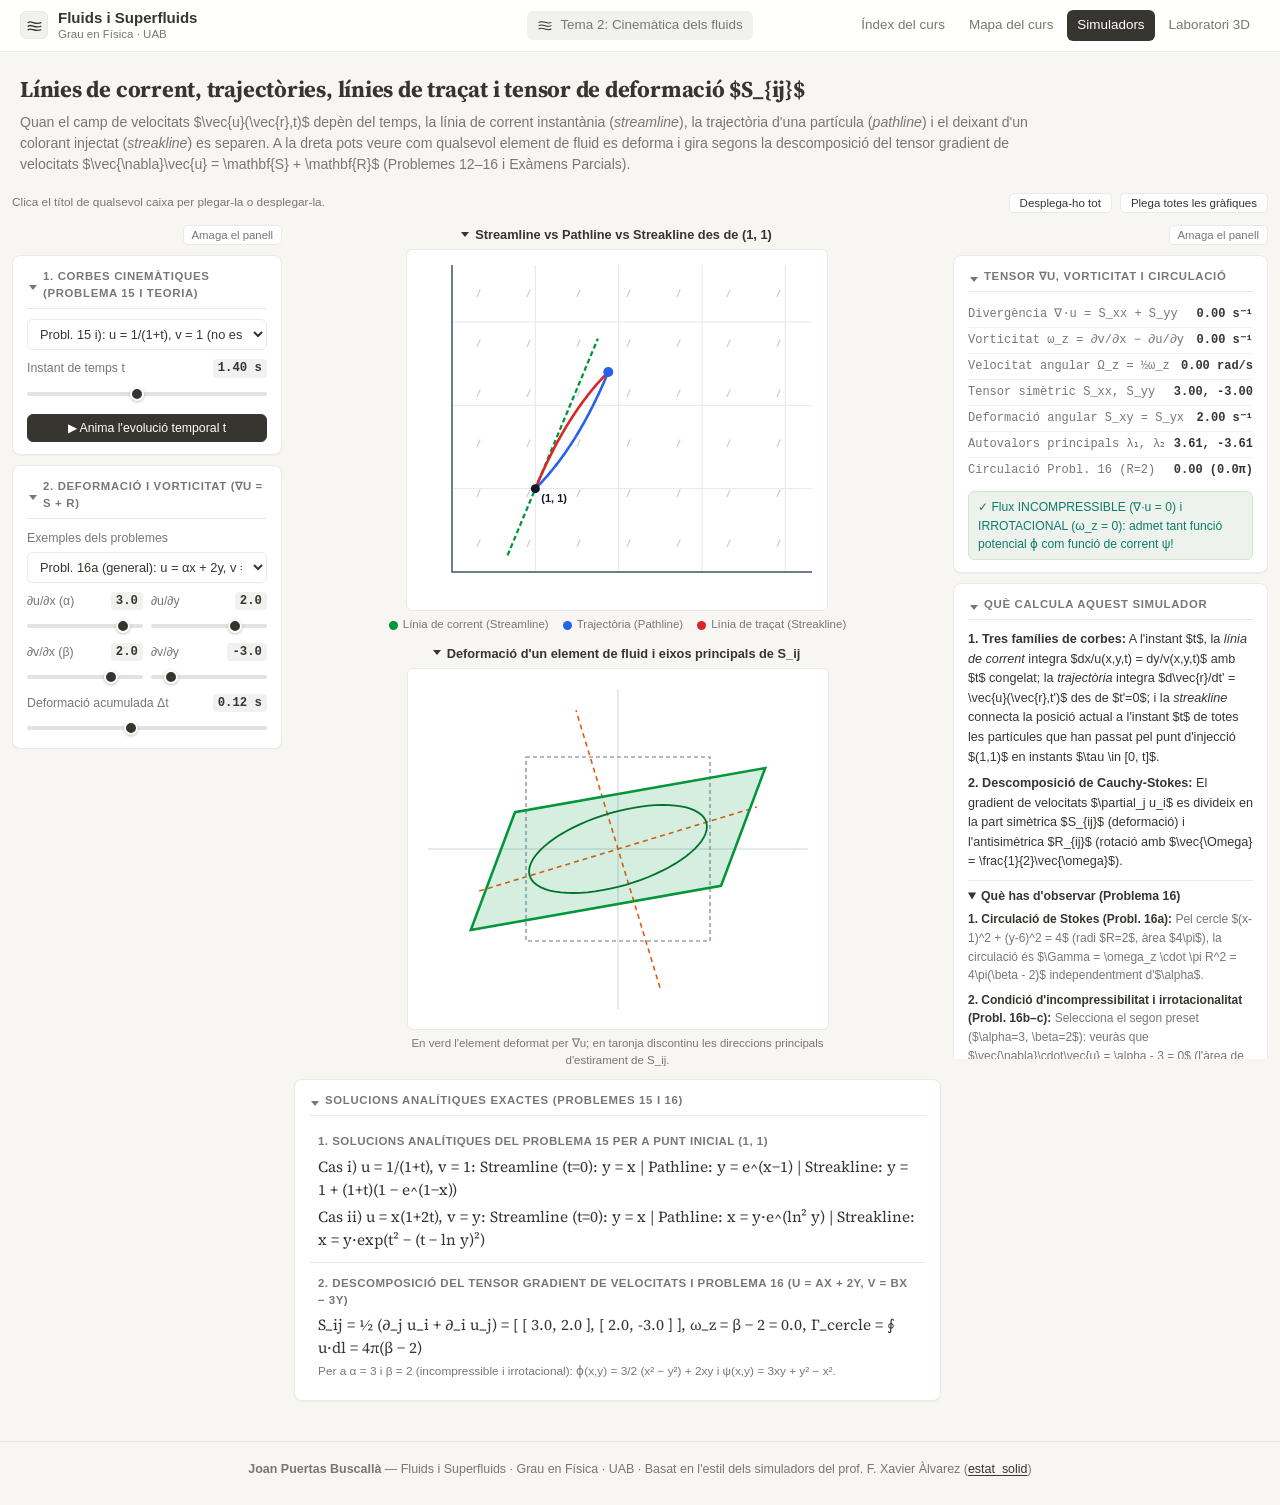
<file: simuladors/02_cinematica/cinematica_deformacio.html>
<!doctype html>
<html lang="ca">
<head>
<meta charset="utf-8">
<meta name="viewport" content="width=device-width, initial-scale=1">
<title>Simulador — Cinemàtica: Streamlines, Pathlines, Streaklines i Tensor S_ij (UAB)</title>
<link rel="stylesheet" href="https://fonts.googleapis.com/css2?family=Source+Serif+4:opsz,wght@8..60,600;8..60,700&display=swap">
<link rel="stylesheet" href="../estil_comu.css">
<link rel="stylesheet" href="../simuladors_comu.css">
<link rel="stylesheet" href="../caixes_plegables.css">
</head>
<body>
<header class="capcalera-uab">
  <div class="cap-esq">
    <a class="cap-logo" href="../../" title="Portada del curs" aria-label="Portada">
      <svg viewBox="0 0 24 24" fill="none" stroke="currentColor" stroke-width="1.8" stroke-linecap="round" stroke-linejoin="round"><path d="M3 8c4-4 10 4 18 0"/><path d="M3 13c4-4 10 4 18 0"/><path d="M3 18c4-4 10 4 18 0"/></svg>
    </a>
    <a class="cap-marca" href="../../">Fluids i Superfluids<small>Grau en Física · UAB</small></a>
  </div>
  <div class="cap-pagina">
    <svg viewBox="0 0 24 24" fill="none" stroke="currentColor" stroke-width="1.6" stroke-linecap="round"><path d="M3 8 C8 4, 16 12, 21 8"/><path d="M3 13 C8 9, 16 17, 21 13"/><path d="M3 18 C8 14, 16 22, 21 18"/></svg>
    Tema 2: Cinemàtica dels fluids
  </div>
  <nav class="cap-nav" aria-label="Seccions del curs">
    <a href="../../#index">Índex del curs</a>
    <a href="../../mapa/index.html">Mapa del curs</a>
    <a class="actiu" href="../index.html">Simuladors</a>
    <a href="../../visualitzador_camps.html">Laboratori 3D</a>
  </nav>
</header>

<div class="intro-sim">
  <h1>Línies de corrent, trajectòries, línies de traçat i tensor de deformació $S_{ij}$</h1>
  <p class="sub">Quan el camp de velocitats $\vec{u}(\vec{r},t)$ depèn del temps, la línia de corrent instantània (<em>streamline</em>), la trajectòria d'una partícula (<em>pathline</em>) i el deixant d'un colorant injectat (<em>streakline</em>) es separen. A la dreta pots veure com qualsevol element de fluid es deforma i gira segons la descomposició del tensor gradient de velocitats $\vec{\nabla}\vec{u} = \mathbf{S} + \mathbf{R}$ (Problemes 12–16 i Exàmens Parcials).</p>
</div>

<main class="main-content">

  <!-- ═══ Esquerra: Controls ═══ -->
  <aside class="controls-panel">
    <div class="card">
      <div class="card-title">1. Corbes cinemàtiques (Problema 15 i Teoria)</div>
      <div class="control-group">
        <select class="sel-input" id="selFluxCorbes">
          <option value="p15a">Probl. 15 i): u = 1/(1+t), v = 1 (no estacionari)</option>
          <option value="p15b">Probl. 15 ii): u = x(1+2t), v = y (no estacionari)</option>
          <option value="teoria">Apunts T2: u = 1, v = x·t (no estacionari)</option>
          <option value="osc">Flux oscil·lant: u = 1, v = cos(2t)</option>
          <option value="p12">Probl. 12: u = a·x, v = −a·y (estacionari: coincideixen!)</option>
        </select>
      </div>
      <div class="control-group">
        <label class="control-label">Instant de temps t <span class="val" id="valT">1.40 s</span></label>
        <input type="range" class="slider" id="slT" min="0.05" max="3.0" step="0.05" value="1.40">
      </div>
      <button type="button" class="btn primari" id="btnPlayT">▶ Anima l'evolució temporal t</button>
    </div>

    <div class="card">
      <div class="card-title">2. Deformació i vorticitat (∇u = S + R)</div>
      <div class="control-group">
        <label class="control-label">Exemples dels problemes</label>
        <select class="sel-input" id="selPresetDef">
          <option value="p16_gen">Probl. 16a (general): u = αx + 2y, v = βx − 3y</option>
          <option value="p16_pot">Probl. 16b–c (potencial i incomp.): α = 3, β = 2</option>
          <option value="p12">Probl. 12 (estirament pur): u = 2x, v = −2y</option>
          <option value="p13">Probl. 13 (rotació rígida): u = −3y, v = 3x</option>
          <option value="cis">Teoria T2 (cisallament simple): u = γ̇ y, v = 0</option>
        </select>
      </div>
      <div class="control-row">
        <div class="control-group">
          <label class="control-label">∂u/∂x (α) <span class="val" id="valA">3.0</span></label>
          <input type="range" class="slider" id="slA" min="-4" max="4" step="0.2" value="3.0">
        </div>
        <div class="control-group">
          <label class="control-label">∂u/∂y <span class="val" id="valB">2.0</span></label>
          <input type="range" class="slider" id="slB" min="-4" max="4" step="0.2" value="2.0">
        </div>
      </div>
      <div class="control-row">
        <div class="control-group">
          <label class="control-label">∂v/∂x (β) <span class="val" id="valC">2.0</span></label>
          <input type="range" class="slider" id="slC" min="-4" max="4" step="0.2" value="2.0">
        </div>
        <div class="control-group">
          <label class="control-label">∂v/∂y <span class="val" id="valD">-3.0</span></label>
          <input type="range" class="slider" id="slD" min="-4" max="4" step="0.2" value="-3.0">
        </div>
      </div>
      <div class="control-group">
        <label class="control-label"> Deformació acumulada Δt <span class="val" id="valDt">0.12 s</span></label>
        <input type="range" class="slider" id="slDt" min="0" max="0.28" step="0.01" value="0.12">
      </div>
    </div>
  </aside>

  <!-- ═══ Centre: Visualitzacions ═══ -->
  <div class="center-panel">
    <div class="fila-canvas">
      <div class="bloc-canvas">
        <div class="plot-title">Streamline vs Pathline vs Streakline des de (1, 1)</div>
        <canvas id="cvCorbes" width="420" height="360"></canvas>
        <div class="llegenda">
          <span><i class="punt" style="background:#009639"></i>Línia de corrent (Streamline)</span>
          <span><i class="punt" style="background:#2563eb"></i>Trajectòria (Pathline)</span>
          <span><i class="punt" style="background:#dc2626"></i>Línia de traçat (Streakline)</span>
        </div>
      </div>
      <div class="bloc-canvas">
        <div class="plot-title">Deformació d'un element de fluid i eixos principals de S_ij</div>
        <canvas id="cvDef" width="420" height="360"></canvas>
        <p class="plot-desc">En verd l'element deformat per ∇u; en taronja discontinu les direccions principals d'estirament de S_ij.</p>
      </div>
    </div>

    <div class="fila-canvas">
      <div class="card formules">
        <div class="card-title">Solucions analítiques exactes (Problemes 15 i 16)</div>
        <div id="formulesCinematica"></div>
      </div>
    </div>
  </div>

  <!-- ═══ Dreta: Valors i explicació ═══ -->
  <aside class="right-panel">
    <div class="card">
      <div class="card-title">Tensor ∇u, vorticitat i circulació</div>
      <div class="lectura" id="lectura"></div>
      <div class="estat" id="estat"></div>
    </div>

    <div class="card theory-box">
      <div class="card-title">Què calcula aquest simulador</div>
      <p><strong>1. Tres famílies de corbes:</strong> A l'instant $t$, la <em>línia de corrent</em> integra $dx/u(x,y,t) = dy/v(x,y,t)$ amb $t$ congelat; la <em>trajectòria</em> integra $d\vec{r}/dt' = \vec{u}(\vec{r},t')$ des de $t'=0$; i la <em>streakline</em> connecta la posició actual a l'instant $t$ de totes les partícules que han passat pel punt d'injecció $(1,1)$ en instants $\tau \in [0, t]$.</p>
      <p><strong>2. Descomposició de Cauchy-Stokes:</strong> El gradient de velocitats $\partial_j u_i$ es divideix en la part simètrica $S_{ij}$ (deformació) i l'antisimètrica $R_{ij}$ (rotació amb $\vec{\Omega} = \frac{1}{2}\vec{\omega}$).</p>
      <details class="obs" open>
        <summary>Què has d'observar (Problema 16)</summary>
        <div class="obs-body">
          <p><strong>1. Circulació de Stokes (Probl. 16a):</strong> Pel cercle $(x-1)^2 + (y-6)^2 = 4$ (radi $R=2$, àrea $4\pi$), la circulació és $\Gamma = \omega_z \cdot \pi R^2 = 4\pi(\beta - 2)$ independentment d'$\alpha$.</p>
          <p><strong>2. Condició d'incompressibilitat i irrotacionalitat (Probl. 16b–c):</strong> Selecciona el segon preset ($\alpha=3, \beta=2$): veuràs que $\vec{\nabla}\cdot\vec{u} = \alpha - 3 = 0$ (l'àrea de l'element quadrat es conserva!) i $\omega_z = \beta - 2 = 0$ (no gira, només s'estira sobre els eixos principals!). Aleshores existeixen tant $\phi = \frac{3}{2}(x^2-y^2)+2xy$ com $\psi = 3xy + y^2 - x^2$.</p>
          <p><strong>3. Cisallament simple (Simple shear):</strong> Tria el preset de cisallament ($u = \dot{\gamma}y, v=0$). Sovint pensem que com les línies són rectes no hi ha rotació, però $\omega_z = -\dot{\gamma} \neq 0$: és la suma d'una deformació pura a $45^\circ$ i una rotació rígida!</p>
        </div>
      </details>
    </div>
  </aside>

</main>

<div class="peu-uab">
  <strong>Joan Puertas Buscallà</strong> — Fluids i Superfluids · Grau en Física · UAB · Basat en l'estil dels simuladors del prof. F. Xavier Àlvarez (<a href="https://github.com/xalvarezc/estat_solid" target="_blank" rel="noopener">estat_solid</a>)
</div>

<script src="../caixes_plegables.js"></script>
<script>
(function(){
  const selFluxCorbes = document.getElementById('selFluxCorbes');
  const slT = document.getElementById('slT');
  const btnPlayT = document.getElementById('btnPlayT');

  const selPresetDef = document.getElementById('selPresetDef');
  const slA = document.getElementById('slA');
  const slB = document.getElementById('slB');
  const slC = document.getElementById('slC');
  const slD = document.getElementById('slD');
  const slDt = document.getElementById('slDt');

  const cvCorbes = document.getElementById('cvCorbes');
  const ctxC = cvCorbes.getContext('2d');
  const cvDef = document.getElementById('cvDef');
  const ctxD = cvDef.getContext('2d');

  let playing = false;

  selPresetDef.addEventListener('change', () => {
    const v = selPresetDef.value;
    if (v === 'p16_gen') { slA.value = 1.0; slB.value = 2.0; slC.value = -1.0; slD.value = -3.0; }
    else if (v === 'p16_pot') { slA.value = 3.0; slB.value = 2.0; slC.value = 2.0; slD.value = -3.0; }
    else if (v === 'p12') { slA.value = 2.0; slB.value = 0.0; slC.value = 0.0; slD.value = -2.0; }
    else if (v === 'p13') { slA.value = 0.0; slB.value = -3.0; slC.value = 3.0; slD.value = 0.0; }
    else if (v === 'cis') { slA.value = 0.0; slB.value = 2.5; slC.value = 0.0; slD.value = 0.0; }
    dibuixa();
  });

  [selFluxCorbes, slT, slA, slB, slC, slD, slDt].forEach(el => el.addEventListener('input', dibuixa));

  btnPlayT.addEventListener('click', () => {
    playing = !playing;
    btnPlayT.textContent = playing ? "❚❚ Pausa l'animació temporal" : "▶ Anima l'evolució temporal t";
    if (playing) requestAnimationFrame(loop);
  });

  function loop() {
    if (!playing) return;
    let t = parseFloat(slT.value) + 0.015;
    if (t > 3.0) t = 0.05;
    slT.value = t;
    dibuixa();
    requestAnimationFrame(loop);
  }

  function evalVel(mode, x, y, t) {
    if (mode === 'p15a') return [1 / (1 + t), 1];
    if (mode === 'p15b') return [x * (1 + 2 * t), y];
    if (mode === 'teoria') return [1, x * t];
    if (mode === 'osc') return [1, 1.2 * Math.cos(2 * t)];
    return [0.8 * x, -0.8 * y];
  }

  function integraRK2(mode, x0, y0, tStart, tEnd, steps, freezeT) {
    const dt = (tEnd - tStart) / steps;
    let x = x0, y = y0;
    const pts = [[x, y]];
    for (let i = 0; i < steps; i++) {
      const t = freezeT !== null ? freezeT : tStart + i * dt;
      const [u1, v1] = evalVel(mode, x, y, t);
      const xm = x + 0.5 * dt * u1, ym = y + 0.5 * dt * v1;
      const tm = freezeT !== null ? freezeT : t + 0.5 * dt;
      const [u2, v2] = evalVel(mode, xm, ym, tm);
      x += dt * u2;
      y += dt * v2;
      pts.push([x, y]);
    }
    return pts;
  }

  function filaLectura(etiq, val) {
    return `<div class="fila"><span class="etiqueta">${etiq}</span><span class="valor">${val}</span></div>`;
  }

  function dibuixa() {
    const tNow = parseFloat(slT.value);
    const modeC = selFluxCorbes.value;
    const a11 = parseFloat(slA.value);
    const a12 = parseFloat(slB.value);
    const a21 = parseFloat(slC.value);
    const a22 = parseFloat(slD.value);
    const dtDef = parseFloat(slDt.value);

    document.getElementById('valT').textContent = tNow.toFixed(2) + ' s';
    document.getElementById('valA').textContent = a11.toFixed(1);
    document.getElementById('valB').textContent = a12.toFixed(1);
    document.getElementById('valC').textContent = a21.toFixed(1);
    document.getElementById('valD').textContent = a22.toFixed(1);
    document.getElementById('valDt').textContent = dtDef.toFixed(2) + ' s';

    // --- CANVAS 1: STREAMLINE, PATHLINE, STREAKLINE ---
    ctxC.clearRect(0, 0, cvCorbes.width, cvCorbes.height);
    const maxCoord = modeC === 'p15b' ? 8.5 : 4.2;
    const ox = 45, oy = cvCorbes.height - 38;
    const esc = (cvCorbes.width - 70) / maxCoord;
    const toPx = (x, y) => [ox + x * esc, oy - y * esc];

    // Graella i camp vectorial instantani a t = tNow
    ctxC.strokeStyle = '#e2e8f0';
    ctxC.lineWidth = 1;
    for (let g = 0; g <= maxCoord; g += (maxCoord > 5 ? 2 : 1)) {
      const [gx, gy] = toPx(g, g);
      ctxC.beginPath(); ctxC.moveTo(gx, 15); ctxC.lineTo(gx, oy); ctxC.stroke();
      ctxC.beginPath(); ctxC.moveTo(ox, gy); ctxC.lineTo(cvCorbes.width - 15, gy); ctxC.stroke();
    }
    ctxC.strokeStyle = '#475569';
    ctxC.lineWidth = 1.5;
    ctxC.beginPath(); ctxC.moveTo(ox, 15); ctxC.lineTo(ox, oy); ctxC.lineTo(cvCorbes.width - 15, oy); ctxC.stroke();

    // Camp de fletxes de fons en tNow
    ctxC.strokeStyle = 'rgba(100, 116, 139, 0.35)';
    ctxC.lineWidth = 1.2;
    const stepGrid = maxCoord / 7;
    for (let gx = stepGrid * 0.5; gx < maxCoord; gx += stepGrid) {
      for (let gy = stepGrid * 0.5; gy < maxCoord; gy += stepGrid) {
        const [u, v] = evalVel(modeC, gx, gy, tNow);
        const m = Math.hypot(u, v) || 1;
        const len = Math.min(16, 6 + 3 * Math.log1p(m));
        const [px, py] = toPx(gx, gy);
        ctxC.beginPath();
        ctxC.moveTo(px, py);
        ctxC.lineTo(px + (u / m) * len, py - (v / m) * len);
        ctxC.stroke();
      }
    }

    // 1. Streamline que passa per (1,1) en l'instant t = tNow (i en t=0 com a referència suau)
    const streamNowFwd = integraRK2(modeC, 1, 1, 0, 1.8, 70, tNow);
    const streamNowBwd = integraRK2(modeC, 1, 1, 0, -0.8, 40, tNow).reverse();
    const streamPts = streamNowBwd.concat(streamNowFwd.slice(1));

    // 2. Pathline de la partícula que en t=0 era a (1,1), des de t'=0 fins a t'=tNow
    const pathPts = integraRK2(modeC, 1, 1, 0, tNow, 80, null);

    // 3. Streakline a l'instant t=tNow de totes les partícules que van passar per (1,1) en tau in [0, tNow]
    const streakPts = [];
    const Ntau = 45;
    for (let k = 0; k <= Ntau; k++) {
      const tau = (k / Ntau) * tNow;
      const tr = integraRK2(modeC, 1, 1, tau, tNow, 35, null);
      streakPts.push(tr[tr.length - 1]);
    }

    function drawCurve(pts, color, dash, width) {
      ctxC.save();
      ctxC.strokeStyle = color;
      ctxC.lineWidth = width || 2.5;
      if (dash) ctxC.setLineDash(dash);
      ctxC.beginPath();
      pts.forEach((p, i) => {
        const [px, py] = toPx(p[0], p[1]);
        if (i === 0) ctxC.moveTo(px, py); else ctxC.lineTo(px, py);
      });
      ctxC.stroke();
      ctxC.restore();
    }

    drawCurve(streamPts, '#009639', [5, 3], 2.3);
    drawCurve(pathPts, '#2563eb', null, 2.6);
    drawCurve(streakPts, '#dc2626', null, 2.6);

    // Punt d'injecció (1,1) i posició actual de la partícula t=0
    const [p1x, p1y] = toPx(1, 1);
    ctxC.fillStyle = '#0f172a';
    ctxC.beginPath(); ctxC.arc(p1x, p1y, 4.5, 0, Math.PI * 2); ctxC.fill();
    ctxC.font = 'bold 11px Segoe UI, sans-serif';
    ctxC.fillText('(1, 1)', p1x + 6, p1y + 13);

    const lastPath = pathPts[pathPts.length - 1];
    const [lpx, lpy] = toPx(lastPath[0], lastPath[1]);
    ctxC.fillStyle = '#2563eb';
    ctxC.beginPath(); ctxC.arc(lpx, lpy, 5, 0, Math.PI * 2); ctxC.fill();

    // --- CANVAS 2: DEFORMACIÓ ELEMENT DE FLUID (∇u = S + R) ---
    ctxD.clearRect(0, 0, cvDef.width, cvDef.height);
    const cx = cvDef.width / 2, cy = cvDef.height / 2, escD = 92;

    // Eixos
    ctxD.strokeStyle = '#cbd5e1';
    ctxD.lineWidth = 1;
    ctxD.beginPath();
    ctxD.moveTo(20, cy); ctxD.lineTo(cvDef.width - 20, cy);
    ctxD.moveTo(cx, 20); ctxD.lineTo(cx, cvDef.height - 20);
    ctxD.stroke();

    // Càlcul del tensor S_ij i R_ij
    const Sxx = a11, Syy = a22, Sxy = 0.5 * (a12 + a21);
    const omega_z = a21 - a12;
    const Omega_rot = 0.5 * omega_z;
    const divU = a11 + a22;

    // Autovalors i autovectors de S_ij
    const trHalf = 0.5 * (Sxx + Syy);
    const diffHalf = 0.5 * (Sxx - Syy);
    const rad = Math.hypot(diffHalf, Sxy);
    const lam1 = trHalf + rad, lam2 = trHalf - rad;
    const angPrin = 0.5 * Math.atan2(2 * Sxy, Sxx - Syy);

    // Eixos principals d'estirament de S_ij
    ctxD.save();
    ctxD.strokeStyle = '#ea580c';
    ctxD.setLineDash([5, 4]);
    ctxD.lineWidth = 1.6;
    for (let k = 0; k < 2; k++) {
      const th = angPrin + k * Math.PI / 2;
      ctxD.beginPath();
      ctxD.moveTo(cx - 145 * Math.cos(th), cy + 145 * Math.sin(th));
      ctxD.lineTo(cx + 145 * Math.cos(th), cy - 145 * Math.sin(th));
      ctxD.stroke();
    }
    ctxD.restore();

    // Quadrat inicial [-1, 1]^2
    const corners = [[-1, -1], [1, -1], [1, 1], [-1, 1]];
    ctxD.strokeStyle = '#94a3b8';
    ctxD.setLineDash([4, 3]);
    ctxD.lineWidth = 1.6;
    ctxD.strokeRect(cx - escD, cy - escD, 2 * escD, 2 * escD);
    ctxD.setLineDash([]);

    // Quadrat deformat x' = x + u*dt
    const defCorners = corners.map(([x, y]) => {
      const nx = x + dtDef * (a11 * x + a12 * y);
      const ny = y + dtDef * (a21 * x + a22 * y);
      return [cx + nx * escD, cy - ny * escD];
    });

    ctxD.fillStyle = 'rgba(0, 150, 57, 0.16)';
    ctxD.strokeStyle = '#009639';
    ctxD.lineWidth = 2.5;
    ctxD.beginPath();
    defCorners.forEach((p, i) => { if (i === 0) ctxD.moveTo(p[0], p[1]); else ctxD.lineTo(p[0], p[1]); });
    ctxD.closePath();
    ctxD.fill();
    ctxD.stroke();

    // Cercle inscrit deformat en el·lipse
    ctxD.strokeStyle = '#00722b';
    ctxD.lineWidth = 1.8;
    ctxD.beginPath();
    for (let i = 0; i <= 72; i++) {
      const th = (i / 72) * Math.PI * 2;
      const x = 0.7 * Math.cos(th), y = 0.7 * Math.sin(th);
      const nx = x + dtDef * (a11 * x + a12 * y);
      const ny = y + dtDef * (a21 * x + a22 * y);
      const px = cx + nx * escD, py = cy - ny * escD;
      if (i === 0) ctxD.moveTo(px, py); else ctxD.lineTo(px, py);
    }
    ctxD.stroke();

    // Circulació Problema 16 (cercle de radi R=2)
    const gammaP16 = omega_z * Math.PI * 4;

    document.getElementById('lectura').innerHTML =
      filaLectura('Divergència ∇·u = S_xx + S_yy', divU.toFixed(2) + ' s⁻¹') +
      filaLectura('Vorticitat ω_z = ∂v/∂x − ∂u/∂y', omega_z.toFixed(2) + ' s⁻¹') +
      filaLectura('Velocitat angular Ω_z = ½ω_z', Omega_rot.toFixed(2) + ' rad/s') +
      filaLectura('Tensor simètric S_xx, S_yy', `${Sxx.toFixed(2)}, ${Syy.toFixed(2)}`) +
      filaLectura('Deformació angular S_xy = S_yx', Sxy.toFixed(2) + ' s⁻¹') +
      filaLectura('Autovalors principals λ₁, λ₂', `${lam1.toFixed(2)}, ${lam2.toFixed(2)}`) +
      filaLectura('Circulació Probl. 16 (R=2)', `${gammaP16.toFixed(2)} (${(4*(a21-a12)).toFixed(1)}π)`);

    const estatEl = document.getElementById('estat');
    const incomp = Math.abs(divU) < 1e-5;
    const irrot = Math.abs(omega_z) < 1e-5;
    if (incomp && irrot) {
      estatEl.className = 'estat si';
      estatEl.textContent = '✓ Flux INCOMPRESSIBLE (∇·u = 0) i IRROTACIONAL (ω_z = 0): admet tant funció potencial ϕ com funció de corrent ψ!';
    } else if (incomp) {
      estatEl.className = 'estat info';
      estatEl.textContent = 'Flux incompressible (∇·u = 0, conserva l\'àrea) amb rotació ω_z ≠ 0: admet funció de corrent ψ però no potencial ϕ.';
    } else if (irrot) {
      estatEl.className = 'estat info';
      estatEl.textContent = 'Flux irrotacional (ω_z = 0) però compressible (∇·u ≠ 0): admet potencial de velocitats ϕ però no funció de corrent ψ.';
    } else {
      estatEl.className = 'estat no';
      estatEl.textContent = 'Flux general compressible i rotacional (∇·u ≠ 0 i ω_z ≠ 0).';
    }

    document.getElementById('formulesCinematica').innerHTML = `
      <div class="formula">
        <div class="formula-nom">1. Solucions analítiques del Problema 15 per a punt inicial (1, 1)</div>
        <div class="formula-eq">Cas i) u = 1/(1+t), v = 1:  Streamline (t=0): y = x | Pathline: y = e^(x−1) | Streakline: y = 1 + (1+t)(1 − e^(1−x))</div>
        <div class="formula-eq">Cas ii) u = x(1+2t), v = y: Streamline (t=0): y = x | Pathline: x = y·e^(ln² y) | Streakline: x = y·exp(t² − (t − ln y)²)</div>
      </div>
      <div class="formula">
        <div class="formula-nom">2. Descomposició del Tensor Gradient de Velocitats i Problema 16 (u = αx + 2y, v = βx − 3y)</div>
        <div class="formula-eq">S_ij = ½ (∂_j u_i + ∂_i u_j) = [ [ ${Sxx.toFixed(1)}, ${Sxy.toFixed(1)} ], [ ${Sxy.toFixed(1)}, ${Syy.toFixed(1)} ] ],   ω_z = β − 2 = ${omega_z.toFixed(1)},   Γ_cercle = ∮ u·dl = 4π(β − 2)</div>
        <div class="formula-nota">Per a α = 3 i β = 2 (incompressible i irrotacional): ϕ(x,y) = 3/2 (x² − y²) + 2xy   i   ψ(x,y) = 3xy + y² − x².</div>
      </div>`;
  }

  dibuixa();
})();
</script>
</body>
</html>
</file>
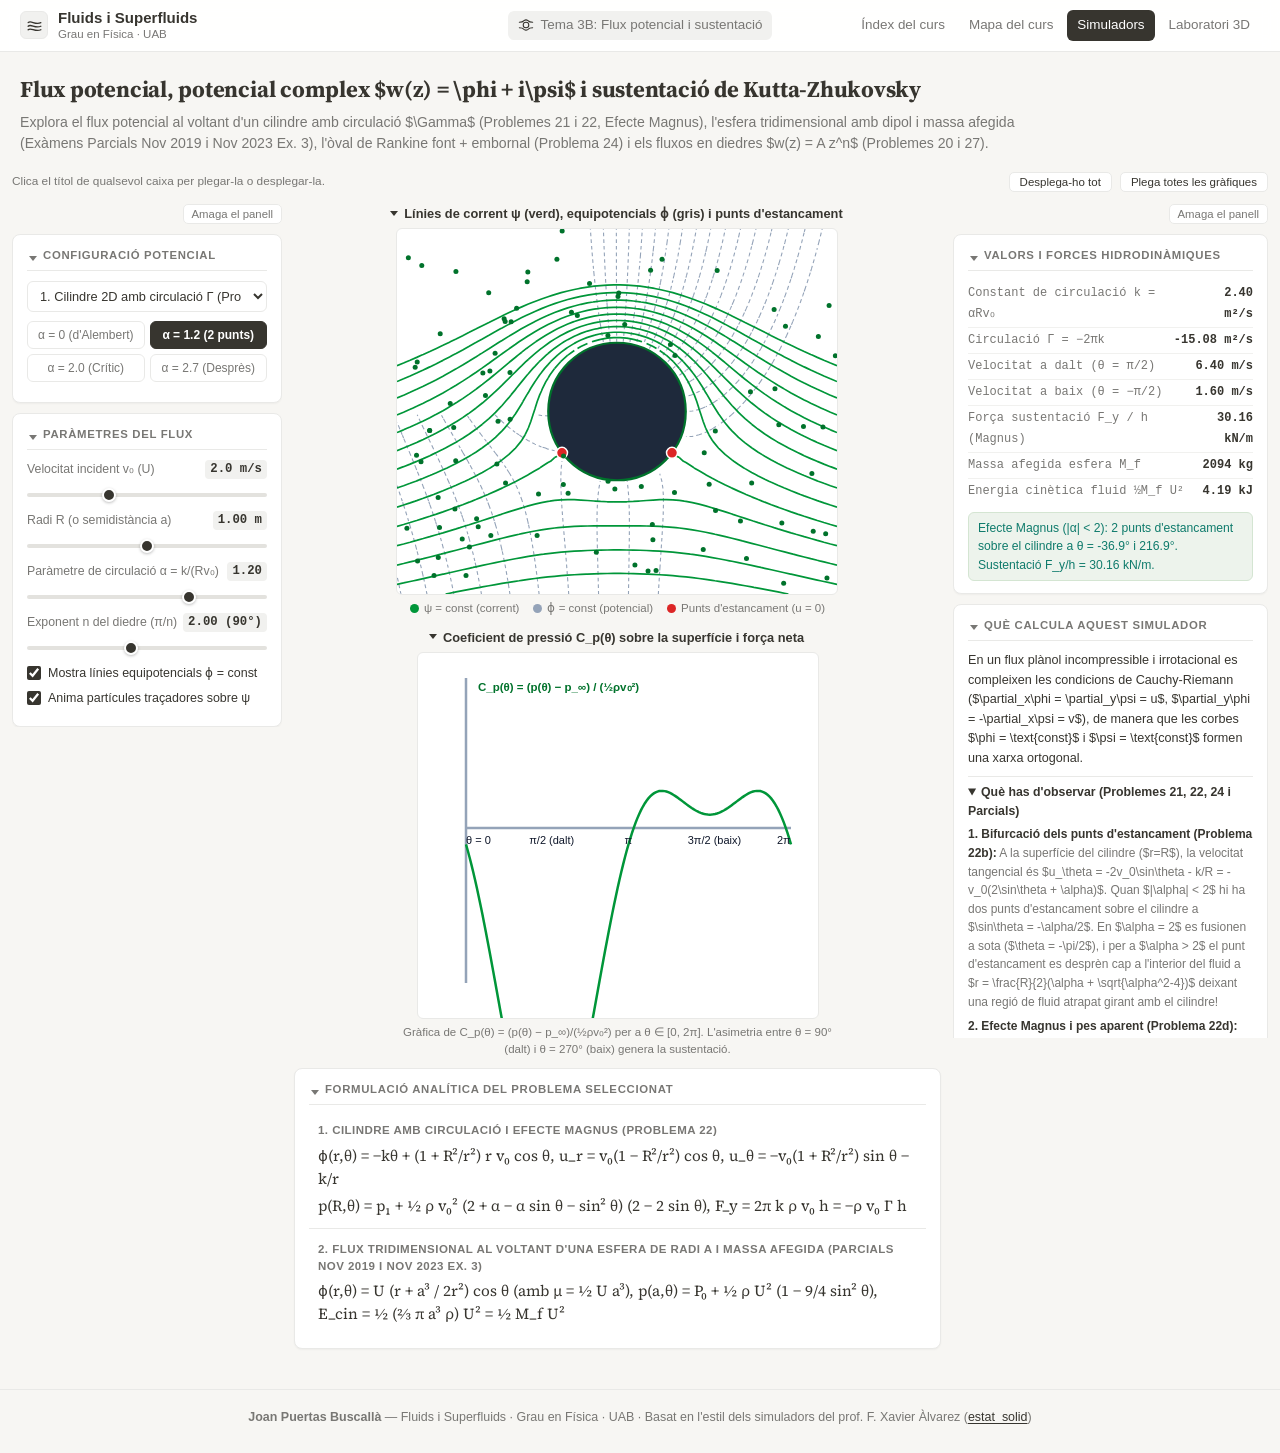
<file: simuladors/03_fluids_ideals/potencial_kutta_zhukovsky.html>
<!doctype html>
<html lang="ca">
<head>
<meta charset="utf-8">
<meta name="viewport" content="width=device-width, initial-scale=1">
<title>Simulador — Flux Potencial, Potencial Complex w(z) i Teorema de Kutta-Zhukovsky (UAB)</title>
<link rel="stylesheet" href="https://fonts.googleapis.com/css2?family=Source+Serif+4:opsz,wght@8..60,600;8..60,700&display=swap">
<link rel="stylesheet" href="../estil_comu.css">
<link rel="stylesheet" href="../simuladors_comu.css">
<link rel="stylesheet" href="../caixes_plegables.css">
</head>
<body>
<header class="capcalera-uab">
  <div class="cap-esq">
    <a class="cap-logo" href="../../" title="Portada del curs" aria-label="Portada">
      <svg viewBox="0 0 24 24" fill="none" stroke="currentColor" stroke-width="1.8" stroke-linecap="round" stroke-linejoin="round"><path d="M3 8c4-4 10 4 18 0"/><path d="M3 13c4-4 10 4 18 0"/><path d="M3 18c4-4 10 4 18 0"/></svg>
    </a>
    <a class="cap-marca" href="../../">Fluids i Superfluids<small>Grau en Física · UAB</small></a>
  </div>
  <div class="cap-pagina">
    <svg viewBox="0 0 24 24" fill="none" stroke="currentColor" stroke-width="1.6" stroke-linecap="round"><circle cx="12" cy="12" r="4.2"/><path d="M2 8 Q7 8 9 5.5 Q12 3 15 5.5 Q17 8 22 8"/><path d="M2 16 Q7 16 9 18.5 Q12 21 15 18.5 Q17 16 22 16"/></svg>
    Tema 3B: Flux potencial i sustentació
  </div>
  <nav class="cap-nav" aria-label="Seccions del curs">
    <a href="../../#index">Índex del curs</a>
    <a href="../../mapa/index.html">Mapa del curs</a>
    <a class="actiu" href="../index.html">Simuladors</a>
    <a href="../../visualitzador_camps.html">Laboratori 3D</a>
  </nav>
</header>

<div class="intro-sim">
  <h1>Flux potencial, potencial complex $w(z) = \phi + i\psi$ i sustentació de Kutta-Zhukovsky</h1>
  <p class="sub">Explora el flux potencial al voltant d'un cilindre amb circulació $\Gamma$ (Problemes 21 i 22, Efecte Magnus), l'esfera tridimensional amb dipol i massa afegida (Exàmens Parcials Nov 2019 i Nov 2023 Ex. 3), l'òval de Rankine font + embornal (Problema 24) i els fluxos en diedres $w(z) = A z^n$ (Problemes 20 i 27).</p>
</div>

<main class="main-content">

  <!-- ═══ Esquerra: Controls ═══ -->
  <aside class="controls-panel">
    <div class="card">
      <div class="card-title">Configuració potencial</div>
      <div class="control-group">
        <select class="sel-input" id="selConfig">
          <option value="cilindre">1. Cilindre 2D amb circulació Γ (Problemes 21 i 22)</option>
          <option value="esfera">2. Esfera 3D amb dipol i massa afegida (Parcials 2019 / 2023)</option>
          <option value="rankine_oval">3. Corrent U + Font + Embornal: Òval de Rankine (Probl. 24)</option>
          <option value="diedre">4. Flux en un diedre / cantonada w(z) = A z^n (Probl. 20 i 27)</option>
        </select>
      </div>
      <div class="grup-btn" id="btnsAlpha">
        <button type="button" class="btn-opcio" data-a="0">α = 0 (d'Alembert)</button>
        <button type="button" class="btn-opcio actiu" data-a="1.2">α = 1.2 (2 punts)</button>
        <button type="button" class="btn-opcio" data-a="2.0">α = 2.0 (Crític)</button>
        <button type="button" class="btn-opcio" data-a="2.7">α = 2.7 (Desprès)</button>
      </div>
    </div>

    <div class="card">
      <div class="card-title">Paràmetres del flux</div>
      <div class="control-group">
        <label class="control-label">Velocitat incident v₀ (U) <span class="val" id="valU">2.0 m/s</span></label>
        <input type="range" class="slider" id="slU" min="0.5" max="5.0" step="0.1" value="2.0">
      </div>
      <div class="control-group">
        <label class="control-label">Radi R (o semidistància a) <span class="val" id="valR">1.00 m</span></label>
        <input type="range" class="slider" id="slR" min="0.5" max="1.5" step="0.05" value="1.00">
      </div>
      <div class="control-group">
        <label class="control-label">Paràmetre de circulació α = k/(Rv₀) <span class="val" id="valAlpha">1.20</span></label>
        <input type="range" class="slider" id="slAlpha" min="-3.2" max="3.2" step="0.05" value="1.20">
      </div>
      <div class="control-group">
        <label class="control-label">Exponent n del diedre (π/n) <span class="val" id="valExpN">2.0 (90°)</span></label>
        <input type="range" class="slider" id="slExpN" min="0.5" max="4.0" step="0.25" value="2.0">
      </div>
      <label class="check-row"><input type="checkbox" id="chkEqui" checked> Mostra línies equipotencials ϕ = const</label>
      <label class="check-row"><input type="checkbox" id="chkParts" checked> Anima partícules traçadores sobre ψ</label>
    </div>
  </aside>

  <!-- ═══ Centre: Visualitzacions ═══ -->
  <div class="center-panel">
    <div class="fila-canvas">
      <div class="bloc-canvas">
        <div class="plot-title" id="titolC1">Línies de corrent ψ (verd), equipotencials ϕ (gris) i punts d'estancament</div>
        <canvas id="cvStream" width="440" height="365"></canvas>
        <div class="llegenda">
          <span><i class="punt" style="background:#009639"></i>ψ = const (corrent)</span>
          <span><i class="punt" style="background:#94a3b8"></i>ϕ = const (potencial)</span>
          <span><i class="punt" style="background:#dc2626"></i>Punts d'estancament (u = 0)</span>
        </div>
      </div>
      <div class="bloc-canvas">
        <div class="plot-title" id="titolC2">Coeficient de pressió C_p(θ) sobre la superfície i força neta</div>
        <canvas id="cvPressio" width="400" height="365"></canvas>
        <p class="plot-desc">Gràfica de C_p(θ) = (p(θ) − p_∞)/(½ρv₀²) per a θ ∈ [0, 2π]. L'asimetria entre θ = 90° (dalt) i θ = 270° (baix) genera la sustentació.</p>
      </div>
    </div>

    <div class="fila-canvas">
      <div class="card formules">
        <div class="card-title">Formulació analítica del problema seleccionat</div>
        <div id="formulesPot"></div>
      </div>
    </div>
  </div>

  <!-- ═══ Dreta: Valors i explicació ═══ -->
  <aside class="right-panel">
    <div class="card">
      <div class="card-title">Valors i forces hidrodinàmiques</div>
      <div class="lectura" id="lectura"></div>
      <div class="estat" id="estat"></div>
    </div>

    <div class="card theory-box">
      <div class="card-title">Què calcula aquest simulador</div>
      <p>En un flux plànol incompressible i irrotacional es compleixen les condicions de Cauchy-Riemann ($\partial_x\phi = \partial_y\psi = u$, $\partial_y\phi = -\partial_x\psi = v$), de manera que les corbes $\phi = \text{const}$ i $\psi = \text{const}$ formen una xarxa ortogonal.</p>
      <details class="obs" open>
        <summary>Què has d'observar (Problemes 21, 22, 24 i Parcials)</summary>
        <div class="obs-body">
          <p><strong>1. Bifurcació dels punts d'estancament (Problema 22b):</strong> A la superfície del cilindre ($r=R$), la velocitat tangencial és $u_\theta = -2v_0\sin\theta - k/R = -v_0(2\sin\theta + \alpha)$. Quan $|\alpha| < 2$ hi ha dos punts d'estancament sobre el cilindre a $\sin\theta = -\alpha/2$. En $\alpha = 2$ es fusionen a sota ($\theta = -\pi/2$), i per a $\alpha > 2$ el punt d'estancament es desprèn cap a l'interior del fluid a $r = \frac{R}{2}(\alpha + \sqrt{\alpha^2-4})$ deixant una regió de fluid atrapat girant amb el cilindre!</p>
          <p><strong>2. Efecte Magnus i pes aparent (Problema 22d):</strong> Segons el teorema de Kutta-Zhukovsky, $\vec{F}/h = \rho\vec{v}_0\times\vec{\Gamma}$. Si el cilindre gira en sentit horari ($\alpha > 0$), accelera el fluid per dalt ($p$ baixa) i el frena per baix ($p$ puja): apareix una força cap amunt que fa que el cilindre pesi menys!</p>
          <p><strong>3. Cilindre 2D vs Esfera 3D (Parcial Nov 2023 Ex. 3):</strong> Al cilindre la velocitat màxima a l'equador ($\theta=\pi/2$) és $2U$ ($C_p = -3$), mentre que a l'esfera 3D és $\frac{3}{2}U$ ($C_p = -5/4$).</p>
        </div>
      </details>
    </div>
  </aside>

</main>

<div class="peu-uab">
  <strong>Joan Puertas Buscallà</strong> — Fluids i Superfluids · Grau en Física · UAB · Basat en l'estil dels simuladors del prof. F. Xavier Àlvarez (<a href="https://github.com/xalvarezc/estat_solid" target="_blank" rel="noopener">estat_solid</a>)
</div>

<script src="../caixes_plegables.js"></script>
<script>
(function(){
  const rho = 1000;
  const selConfig = document.getElementById('selConfig');
  const slU = document.getElementById('slU');
  const slR = document.getElementById('slR');
  const slAlpha = document.getElementById('slAlpha');
  const slExpN = document.getElementById('slExpN');
  const chkEqui = document.getElementById('chkEqui');
  const chkParts = document.getElementById('chkParts');

  const cvS = document.getElementById('cvStream');
  const ctxS = cvS.getContext('2d');
  const cvP = document.getElementById('cvPressio');
  const ctxP = cvP.getContext('2d');

  // Partícules traçadores
  const parts = [];
  for (let i = 0; i < 95; i++) {
    parts.push({ x: -3.2 + Math.random() * 6.4, y: -2.6 + Math.random() * 5.2 });
  }

  document.querySelectorAll('#btnsAlpha button').forEach(btn => {
    btn.addEventListener('click', () => {
      document.querySelectorAll('#btnsAlpha button').forEach(b => b.classList.remove('actiu'));
      btn.classList.add('actiu');
      selConfig.value = 'cilindre';
      slAlpha.value = parseFloat(btn.dataset.a);
      dibuixa();
    });
  });

  [selConfig, slU, slR, slAlpha, slExpN, chkEqui].forEach(el => el.addEventListener('input', dibuixa));

  function camp(cfg, x, y, U, R, alpha, nExp) {
    const r2 = x * x + y * y;
    const r = Math.sqrt(r2);
    if (cfg === 'cilindre') {
      if (r < R * 0.98) return [0, 0, 0, 0];
      const th = Math.atan2(y, x);
      const k = alpha * R * U;
      const ur = U * (1 - (R * R) / r2) * Math.cos(th);
      const uth = -U * (1 + (R * R) / r2) * Math.sin(th) - k / r;
      const u = ur * Math.cos(th) - uth * Math.sin(th);
      const v = ur * Math.sin(th) + uth * Math.cos(th);
      const phi = U * (r + (R * R) / r) * Math.cos(th) - k * th;
      const psi = U * (r - (R * R) / r) * Math.sin(th) + k * Math.log(r / R);
      return [u, v, phi, psi];
    } else if (cfg === 'esfera') {
      if (r < R * 0.98) return [0, 0, 0, 0];
      const th = Math.atan2(y, x);
      const R3 = R * R * R;
      const ur = U * (1 - R3 / (r2 * r)) * Math.cos(th);
      const uth = -U * (1 + R3 / (2 * r2 * r)) * Math.sin(th);
      const u = ur * Math.cos(th) - uth * Math.sin(th);
      const v = ur * Math.sin(th) + uth * Math.cos(th);
      const phi = U * (r + R3 / (2 * r2)) * Math.cos(th);
      // Funció de corrent de Stokes en el pla meridià ( escalada per visualització )
      const psi = U * (r - R3 / (r2)) * Math.sin(th);
      return [u, v, phi, psi];
    } else if (cfg === 'rankine_oval') {
      const a = R * 0.85;
      const m = U * R * 1.4;
      const r1_2 = (x + a) * (x + a) + y * y;
      const r2_2 = (x - a) * (x - a) + y * y;
      if (r1_2 < 0.02 || r2_2 < 0.02) return [0, 0, 0, 0];
      const u = U + (m / (2 * Math.PI)) * ((x + a) / r1_2 - (x - a) / r2_2);
      const v = (m / (2 * Math.PI)) * (y / r1_2 - y / r2_2);
      const phi = U * x + (m / (4 * Math.PI)) * Math.log(r1_2 / r2_2);
      const psi = U * y + (m / (2 * Math.PI)) * (Math.atan2(y, x + a) - Math.atan2(y, x - a));
      return [u, v, phi, psi];
    } else {
      // Diedre w(z) = U z^n
      const th = Math.atan2(y, x);
      const maxAng = Math.PI / nExp;
      if (th < 0 || th > maxAng || r < 0.03) return [0, 0, 0, 0];
      const rn = Math.pow(r, nExp);
      const rn1 = nExp * Math.pow(r, nExp - 1);
      const u = U * rn1 * Math.cos((nExp - 1) * th);
      const v = -U * rn1 * Math.sin((nExp - 1) * th);
      const phi = U * rn * Math.cos(nExp * th);
      const psi = U * rn * Math.sin(nExp * th);
      return [u, v, phi, psi];
    }
  }

  // Isolínies per marching squares ràpid en una malla
  function traceIsolines(ctx, grid, nx, ny, xMin, xMax, yMin, yMax, levels, color, dash, lw) {
    ctx.save();
    ctx.strokeStyle = color;
    ctx.lineWidth = lw || 1.5;
    if (dash) ctx.setLineDash(dash);
    const w = cvS.width, h = cvS.height;
    const dx = (xMax - xMin) / (nx - 1), dy = (yMax - yMin) / (ny - 1);
    const toPx = (x, y) => [((x - xMin) / (xMax - xMin)) * w, ((yMax - y) / (yMax - yMin)) * h];

    levels.forEach(val => {
      ctx.beginPath();
      for (let i = 0; i < nx - 1; i++) {
        for (let j = 0; j < ny - 1; j++) {
          const v00 = grid[i][j], v10 = grid[i+1][j], v11 = grid[i+1][j+1], v01 = grid[i][j+1];
          if (v00 === null || v10 === null || v11 === null || v01 === null) continue;
          // Evitem salts de branca de theta
          if (Math.abs(v00 - v10) > 8 || Math.abs(v00 - v01) > 8) continue;
          const x0 = xMin + i * dx, y0 = yMin + j * dy;
          const pts = [];
          if ((v00 - val) * (v10 - val) <= 0 && v00 !== v10) pts.push([x0 + dx * (val - v00) / (v10 - v00), y0]);
          if ((v10 - val) * (v11 - val) <= 0 && v10 !== v11) pts.push([x0 + dx, y0 + dy * (val - v10) / (v11 - v10)]);
          if ((v01 - val) * (v11 - val) <= 0 && v01 !== v11) pts.push([x0 + dx * (val - v01) / (v11 - v01), y0 + dy]);
          if ((v00 - val) * (v01 - val) <= 0 && v00 !== v01) pts.push([x0, y0 + dy * (val - v00) / (v01 - v00)]);
          if (pts.length >= 2) {
            const [p1x, p1y] = toPx(pts[0][0], pts[0][1]);
            const [p2x, p2y] = toPx(pts[1][0], pts[1][1]);
            ctx.moveTo(p1x, p1y);
            ctx.lineTo(p2x, p2y);
          }
        }
      }
      ctx.stroke();
    });
    ctx.restore();
  }

  function filaLectura(etiq, val) {
    return `<div class="fila"><span class="etiqueta">${etiq}</span><span class="valor">${val}</span></div>`;
  }

  function dibuixa() {
    const cfg = selConfig.value;
    const U = parseFloat(slU.value);
    const R = parseFloat(slR.value);
    const alpha = parseFloat(slAlpha.value);
    const nExp = parseFloat(slExpN.value);

    document.getElementById('valU').textContent = U.toFixed(1) + ' m/s';
    document.getElementById('valR').textContent = R.toFixed(2) + ' m';
    document.getElementById('valAlpha').textContent = alpha.toFixed(2);
    document.getElementById('valExpN').textContent = `${nExp.toFixed(2)} (${(180/nExp).toFixed(0)}°)`;

    ctxS.clearRect(0, 0, cvS.width, cvS.height);
    ctxP.clearRect(0, 0, cvP.width, cvP.height);

    const xMin = -3.2, xMax = 3.2, yMin = -2.65, yMax = 2.65;
    const nx = 68, ny = 56;
    const gridPhi = Array.from({ length: nx }, () => Array(ny).fill(null));
    const gridPsi = Array.from({ length: nx }, () => Array(ny).fill(null));

    for (let i = 0; i < nx; i++) {
      const x = xMin + (i / (nx - 1)) * (xMax - xMin);
      for (let j = 0; j < ny; j++) {
        const y = yMin + (j / (ny - 1)) * (yMax - yMin);
        if ((cfg === 'cilindre' || cfg === 'esfera') && (x*x + y*y) < R*R*0.96) continue;
        const [u, v, phi, psi] = camp(cfg, x, y, U, R, alpha, nExp);
        if (cfg === 'diedre' && Math.atan2(y, x) < 0) continue;
        if (cfg === 'diedre' && Math.atan2(y, x) > Math.PI / nExp) continue;
        gridPhi[i][j] = phi;
        gridPsi[i][j] = psi;
      }
    }

    const psiLevels = [];
    for (let s = -4.5; s <= 4.5; s += 0.45) psiLevels.push(s * U * 0.5);
    const phiLevels = [];
    for (let s = -5.0; s <= 5.0; s += 0.6) phiLevels.push(s * U * 0.5);

    if (chkEqui.checked) {
      traceIsolines(ctxS, gridPhi, nx, ny, xMin, xMax, yMin, yMax, phiLevels, '#94a3b8', [3, 3], 1.1);
    }
    traceIsolines(ctxS, gridPsi, nx, ny, xMin, xMax, yMin, yMax, psiLevels, '#009639', null, 1.7);

    const toPx = (x, y) => [((x - xMin) / (xMax - xMin)) * cvS.width, ((yMax - y) / (yMax - yMin)) * cvS.height];
    const [cx, cy] = toPx(0, 0);
    const rPx = (R / (xMax - xMin)) * cvS.width;

    // Dibuix de l'obstacle i punts d'estancament
    if (cfg === 'cilindre' || cfg === 'esfera') {
      ctxS.fillStyle = '#1e293b';
      ctxS.beginPath(); ctxS.arc(cx, cy, rPx, 0, Math.PI * 2); ctxS.fill();
      ctxS.strokeStyle = '#00722b'; ctxS.lineWidth = 2.2; ctxS.stroke();

      const aEff = cfg === 'esfera' ? 0 : alpha;
      if (Math.abs(aEff) <= 2) {
        const sinTh = -aEff / 2;
        const cosTh = Math.sqrt(Math.max(0, 1 - sinTh * sinTh));
        [[-cosTh, sinTh], [cosTh, sinTh]].forEach(([ct, st]) => {
          const [sx, sy] = toPx(R * ct, R * st);
          ctxS.fillStyle = '#dc2626';
          ctxS.beginPath(); ctxS.arc(sx, sy, 5.5, 0, Math.PI * 2); ctxS.fill();
          ctxS.strokeStyle = '#fff'; ctxS.lineWidth = 1.5; ctxS.stroke();
        });
      } else {
        const sgn = Math.sign(aEff);
        const rStag = 0.5 * R * (Math.abs(aEff) + Math.sqrt(aEff * aEff - 4));
        const [sx, sy] = toPx(0, -sgn * rStag);
        ctxS.fillStyle = '#dc2626';
        ctxS.beginPath(); ctxS.arc(sx, sy, 6, 0, Math.PI * 2); ctxS.fill();
        ctxS.strokeStyle = '#fff'; ctxS.lineWidth = 1.5; ctxS.stroke();
      }
    } else if (cfg === 'rankine_oval') {
      const a = R * 0.85;
      const m = U * R * 1.4;
      const xStag = Math.sqrt(a * a + (m * a) / (Math.PI * U));
      const [fx, fy] = toPx(-a, 0), [sx, sy] = toPx(a, 0);
      ctxS.fillStyle = '#2563eb'; ctxS.beginPath(); ctxS.arc(fx, fy, 5, 0, Math.PI * 2); ctxS.fill();
      ctxS.fillStyle = '#9333ea'; ctxS.beginPath(); ctxS.arc(sx, sy, 5, 0, Math.PI * 2); ctxS.fill();
      [[-xStag, 0], [xStag, 0]].forEach(([xx, yy]) => {
        const [px, py] = toPx(xx, yy);
        ctxS.fillStyle = '#dc2626'; ctxS.beginPath(); ctxS.arc(px, py, 5.5, 0, Math.PI * 2); ctxS.fill();
      });
    } else if (cfg === 'diedre') {
      const ang = Math.PI / nExp;
      ctxS.strokeStyle = '#1e293b'; ctxS.lineWidth = 3.5;
      ctxS.beginPath();
      ctxS.moveTo(cx + 220, cy); ctxS.lineTo(cx, cy);
      ctxS.lineTo(cx + 220 * Math.cos(ang), cy - 220 * Math.sin(ang));
      ctxS.stroke();
    }

    // Gràfica de C_p(θ) a cvPressio
    const gx = 48, gy = 175, gw = 325, gh = 130;
    ctxP.strokeStyle = '#94a3b8';
    ctxP.beginPath();
    ctxP.moveTo(gx, 25); ctxP.lineTo(gx, 330);
    ctxP.moveTo(gx, gy); ctxP.lineTo(gx + gw, gy);
    ctxP.stroke();

    ctxP.strokeStyle = '#009639';
    ctxP.lineWidth = 2.5;
    ctxP.beginPath();
    for (let i = 0; i <= 180; i++) {
      const th = (i / 180) * Math.PI * 2;
      let cp = 0;
      if (cfg === 'cilindre') {
        const uthNorm = -2 * Math.sin(th) - alpha;
        cp = 1 - uthNorm * uthNorm;
      } else if (cfg === 'esfera') {
        cp = 1 - 2.25 * Math.sin(th) * Math.sin(th);
      } else {
        cp = Math.cos(2 * th);
      }
      const px = gx + (i / 180) * gw;
      const py = gy - Math.max(-2.2, Math.min(1.1, cp / 3.5)) * gh;
      if (i === 0) ctxP.moveTo(px, py); else ctxP.lineTo(px, py);
    }
    ctxP.stroke();

    ctxP.fillStyle = '#0f172a';
    ctxP.font = '11px Segoe UI, sans-serif';
    ctxP.fillText('θ = 0', gx, gy + 16);
    ctxP.fillText('π/2 (dalt)', gx + gw * 0.25 - 18, gy + 16);
    ctxP.fillText('π', gx + gw * 0.5 - 4, gy + 16);
    ctxP.fillText('3π/2 (baix)', gx + gw * 0.75 - 22, gy + 16);
    ctxP.fillText('2π', gx + gw - 14, gy + 16);
    ctxP.fillStyle = '#00722b';
    ctxP.font = 'bold 11.5px Segoe UI, sans-serif';
    ctxP.fillText('C_p(θ) = (p(θ) − p_∞) / (½ρv₀²)', gx + 12, 38);

    // Càlculs del panell dret
    const kVal = alpha * R * U;
    const Gamma = 2 * Math.PI * kVal;
    const Fy_unit = rho * U * Gamma; // sustentació per unitat de longitud
    const Mf_esf = (2 / 3) * Math.PI * Math.pow(R, 3) * rho;
    const Ec_esf = 0.5 * Mf_esf * U * U;

    document.getElementById('lectura').innerHTML =
      filaLectura('Constant de circulació k = αRv₀', kVal.toFixed(2) + ' m²/s') +
      filaLectura('Circulació Γ = −2πk', (-Gamma).toFixed(2) + ' m²/s') +
      filaLectura('Velocitat a dalt (θ = π/2)', (cfg === 'esfera' ? 1.5 * U : U * (2 + alpha)).toFixed(2) + ' m/s') +
      filaLectura('Velocitat a baix (θ = −π/2)', (cfg === 'esfera' ? 1.5 * U : U * (2 - alpha)).toFixed(2) + ' m/s') +
      filaLectura('Força sustentació F_y / h (Magnus)', (cfg === 'cilindre' ? (Fy_unit / 1000).toFixed(2) + ' kN/m' : '0.00 kN/m (simètric)')) +
      filaLectura('Massa afegida esfera M_f', Mf_esf.toFixed(0) + ' kg') +
      filaLectura('Energia cinètica fluid ½M_f U²', (Ec_esf / 1000).toFixed(2) + ' kJ');

    const estatEl = document.getElementById('estat');
    if (cfg === 'cilindre') {
      if (Math.abs(alpha) < 0.01) {
        estatEl.className = 'estat info';
        estatEl.textContent = 'Paradoxa de d\'Alembert (α = 0): Punts d\'estancament a θ = 0° i 180°, distribució de pressió simètrica i força total F = 0.';
      } else if (Math.abs(alpha) < 2) {
        const angDeg = Math.asin(-alpha / 2) * 180 / Math.PI;
        estatEl.className = 'estat si';
        estatEl.textContent = `Efecte Magnus (|α| < 2): 2 punts d'estancament sobre el cilindre a θ = ${angDeg.toFixed(1)}° i ${(180 - angDeg).toFixed(1)}°. Sustentació F_y/h = ${(Fy_unit/1000).toFixed(2)} kN/m.`;
      } else {
        const rSt = 0.5 * R * (Math.abs(alpha) + Math.sqrt(alpha * alpha - 4));
        estatEl.className = 'estat no';
        estatEl.textContent = `Règim supercrític (|α| ≥ 2): El punt d'estancament s'ha desprès del cilindre fins a r = ${rSt.toFixed(2)} m!`;
      }
    } else if (cfg === 'esfera') {
      estatEl.className = 'estat si';
      estatEl.textContent = `Parcials Nov 2019 i 2023 Ex. 3: μ = ½ U a³. Pressió màxima als pols (θ = 0, π) i mínima a l'equador (θ = π/2).`;
    } else if (cfg === 'rankine_oval') {
      estatEl.className = 'estat info';
      estatEl.textContent = `Problema 24 (Òval de Rankine): La línia ψ = 0 tanca la regió entre els dos punts d'estancament.`;
    } else {
      estatEl.className = 'estat info';
      estatEl.textContent = `Problema 20 i 27: Flux potencial en un diedre d'angle α = π/${nExp} = ${(180/nExp).toFixed(0)}° amb |u| = n A r^(n−1).`;
    }

    document.getElementById('formulesPot').innerHTML = `
      <div class="formula">
        <div class="formula-nom">1. Cilindre amb circulació i Efecte Magnus (Problema 22)</div>
        <div class="formula-eq">ϕ(r,θ) = −kθ + (1 + R²/r²) r v₀ cos θ,    u_r = v₀(1 − R²/r²) cos θ,    u_θ = −v₀(1 + R²/r²) sin θ − k/r</div>
        <div class="formula-eq">p(R,θ) = p₁ + ½ ρ v₀² (2 + α − α sin θ − sin² θ) (2 − 2 sin θ),    F_y = 2π k ρ v₀ h = −ρ v₀ Γ h</div>
      </div>
      <div class="formula">
        <div class="formula-nom">2. Flux tridimensional al voltant d'una esfera de radi a i Massa Afegida (Parcials Nov 2019 i Nov 2023 Ex. 3)</div>
        <div class="formula-eq">ϕ(r,θ) = U (r + a³ / 2r²) cos θ   (amb μ = ½ U a³),    p(a,θ) = P₀ + ½ ρ U² (1 − 9/4 sin² θ),    E_cin = ½ (⅔ π a³ ρ) U² = ½ M_f U²</div>
      </div>`;
  }

  function animLoop() {
    if (chkParts.checked) {
      const cfg = selConfig.value;
      const U = parseFloat(slU.value);
      const R = parseFloat(slR.value);
      const alpha = parseFloat(slAlpha.value);
      const nExp = parseFloat(slExpN.value);
      dibuixa();
      const xMin = -3.2, xMax = 3.2, yMin = -2.65, yMax = 2.65;
      const toPx = (x, y) => [((x - xMin) / (xMax - xMin)) * cvS.width, ((yMax - y) / (yMax - yMin)) * cvS.height];
      ctxS.fillStyle = '#00722b';
      parts.forEach(p => {
        const [u, v] = camp(cfg, p.x, p.y, U, R, alpha, nExp);
        p.x += u * 0.014;
        p.y += v * 0.014;
        const r2 = p.x * p.x + p.y * p.y;
        if (p.x > xMax || p.x < xMin || p.y > yMax || p.y < yMin || ((cfg === 'cilindre' || cfg === 'esfera') && r2 < R * R * 1.02)) {
          p.x = xMin + 0.1;
          p.y = yMin + Math.random() * (yMax - yMin);
        }
        const [px, py] = toPx(p.x, p.y);
        ctxS.beginPath(); ctxS.arc(px, py, 2.5, 0, Math.PI * 2); ctxS.fill();
      });
    }
    requestAnimationFrame(animLoop);
  }

  dibuixa();
  requestAnimationFrame(animLoop);
})();
</script>
</body>
</html>
</file>
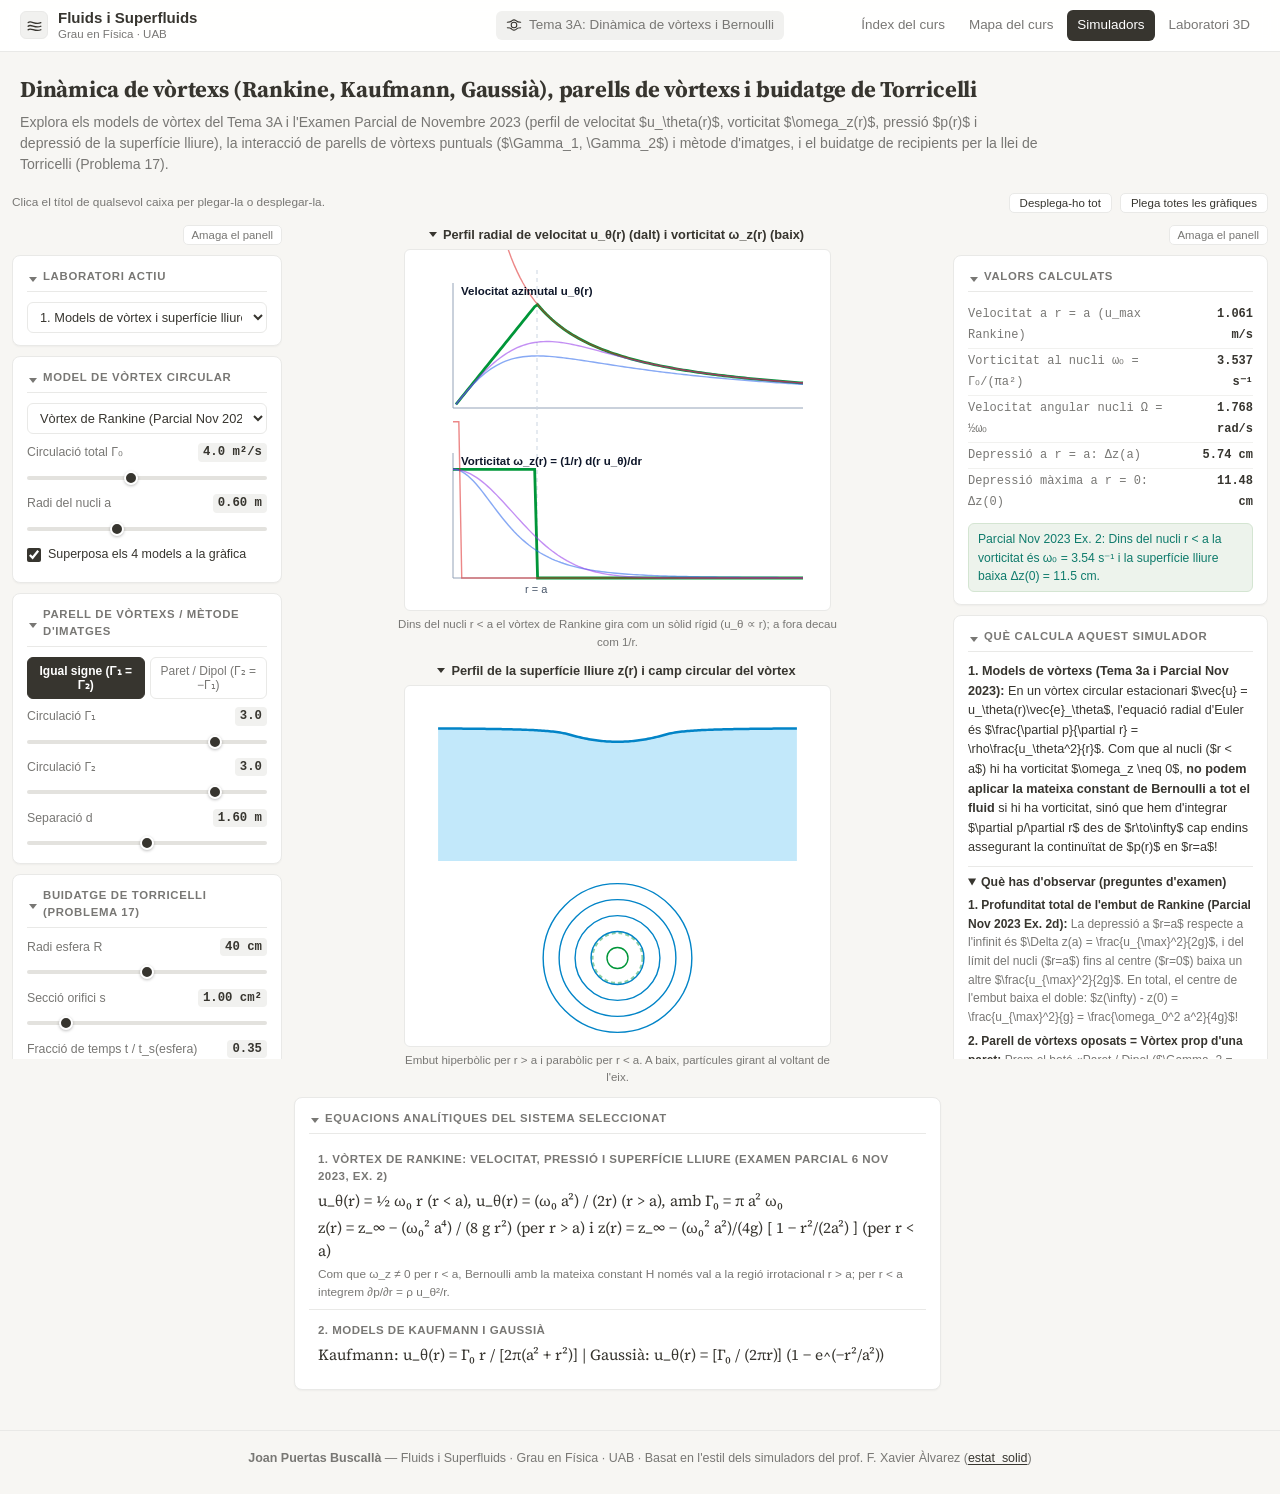
<file: simuladors/03_fluids_ideals/vortexs_bernoulli.html>
<!doctype html>
<html lang="ca">
<head>
<meta charset="utf-8">
<meta name="viewport" content="width=device-width, initial-scale=1">
<title>Simulador — Dinàmica de Vòrtexs, Parells i Equació de Bernoulli / Torricelli (UAB)</title>
<link rel="stylesheet" href="https://fonts.googleapis.com/css2?family=Source+Serif+4:opsz,wght@8..60,600;8..60,700&display=swap">
<link rel="stylesheet" href="../estil_comu.css">
<link rel="stylesheet" href="../simuladors_comu.css">
<link rel="stylesheet" href="../caixes_plegables.css">
</head>
<body>
<header class="capcalera-uab">
  <div class="cap-esq">
    <a class="cap-logo" href="../../" title="Portada del curs" aria-label="Portada">
      <svg viewBox="0 0 24 24" fill="none" stroke="currentColor" stroke-width="1.8" stroke-linecap="round" stroke-linejoin="round"><path d="M3 8c4-4 10 4 18 0"/><path d="M3 13c4-4 10 4 18 0"/><path d="M3 18c4-4 10 4 18 0"/></svg>
    </a>
    <a class="cap-marca" href="../../">Fluids i Superfluids<small>Grau en Física · UAB</small></a>
  </div>
  <div class="cap-pagina">
    <svg viewBox="0 0 24 24" fill="none" stroke="currentColor" stroke-width="1.6" stroke-linecap="round"><circle cx="12" cy="12" r="4.2"/><path d="M2 8 Q7 8 9 5.5 Q12 3 15 5.5 Q17 8 22 8"/><path d="M2 16 Q7 16 9 18.5 Q12 21 15 18.5 Q17 16 22 16"/></svg>
    Tema 3A: Dinàmica de vòrtexs i Bernoulli
  </div>
  <nav class="cap-nav" aria-label="Seccions del curs">
    <a href="../../#index">Índex del curs</a>
    <a href="../../mapa/index.html">Mapa del curs</a>
    <a class="actiu" href="../index.html">Simuladors</a>
    <a href="../../visualitzador_camps.html">Laboratori 3D</a>
  </nav>
</header>

<div class="intro-sim">
  <h1>Dinàmica de vòrtexs (Rankine, Kaufmann, Gaussià), parells de vòrtexs i buidatge de Torricelli</h1>
  <p class="sub">Explora els models de vòrtex del Tema 3A i l'Examen Parcial de Novembre 2023 (perfil de velocitat $u_\theta(r)$, vorticitat $\omega_z(r)$, pressió $p(r)$ i depressió de la superfície lliure), la interacció de parells de vòrtexs puntuals ($\Gamma_1, \Gamma_2$) i mètode d'imatges, i el buidatge de recipients per la llei de Torricelli (Problema 17).</p>
</div>

<main class="main-content">

  <!-- ═══ Esquerra: Controls ═══ -->
  <aside class="controls-panel">
    <div class="card">
      <div class="card-title">Laboratori actiu</div>
      <div class="control-group">
        <select class="sel-input" id="selLab">
          <option value="models">1. Models de vòrtex i superfície lliure (Parcial Nov 2023 Ex.2)</option>
          <option value="parell">2. Interacció de 2 vòrtexs (Γ₁, Γ₂) i paret (Imatges)</option>
          <option value="torricelli">3. Buidatge de dipòsits: Esfera, Cilindre i Clepsidra (Probl. 17)</option>
        </select>
      </div>
    </div>

    <div class="card" id="cardVortex">
      <div class="card-title">Model de vòrtex circular</div>
      <div class="control-group">
        <select class="sel-input" id="selModelVortex">
          <option value="rankine">Vòrtex de Rankine (Parcial Nov 2023)</option>
          <option value="kaufmann">Vòrtex de Kaufmann (Scully)</option>
          <option value="gaussia">Vòrtex Gaussià (Lamb-Oseen)</option>
          <option value="lliure">Vòrtex lliure irrotacional (singular a r=0)</option>
        </select>
      </div>
      <div class="control-group">
        <label class="control-label">Circulació total Γ₀ <span class="val" id="valGamma">4.0 m²/s</span></label>
        <input type="range" class="slider" id="slGamma" min="1.0" max="8.0" step="0.2" value="4.0">
      </div>
      <div class="control-group">
        <label class="control-label">Radi del nucli a <span class="val" id="valRadiA">0.60 m</span></label>
        <input type="range" class="slider" id="slRadiA" min="0.25" max="1.20" step="0.05" value="0.60">
      </div>
      <label class="check-row"><input type="checkbox" id="chkComparaTots" checked> Superposa els 4 models a la gràfica</label>
    </div>

    <div class="card" id="cardParell">
      <div class="card-title">Parell de vòrtexs / Mètode d'imatges</div>
      <div class="grup-btn">
        <button type="button" class="btn-opcio actiu" id="btnCoRot">Igual signe (Γ₁ = Γ₂)</button>
        <button type="button" class="btn-opcio" id="btnAntiRot">Paret / Dipol (Γ₂ = −Γ₁)</button>
      </div>
      <div class="control-group">
        <label class="control-label">Circulació Γ₁ <span class="val" id="valG1">3.0</span></label>
        <input type="range" class="slider" id="slG1" min="-5" max="5" step="0.5" value="3.0">
      </div>
      <div class="control-group">
        <label class="control-label">Circulació Γ₂ <span class="val" id="valG2">3.0</span></label>
        <input type="range" class="slider" id="slG2" min="-5" max="5" step="0.5" value="3.0">
      </div>
      <div class="control-group">
        <label class="control-label">Separació d <span class="val" id="valSep">1.60 m</span></label>
        <input type="range" class="slider" id="slSep" min="0.6" max="2.6" step="0.1" value="1.60">
      </div>
    </div>

    <div class="card" id="cardTorr">
      <div class="card-title">Buidatge de Torricelli (Problema 17)</div>
      <div class="control-group">
        <label class="control-label">Radi esfera R <span class="val" id="valResf">40 cm</span></label>
        <input type="range" class="slider" id="slResf" min="20" max="60" step="2" value="40">
      </div>
      <div class="control-group">
        <label class="control-label">Secció orifici s <span class="val" id="valSorif">1.0 cm²</span></label>
        <input type="range" class="slider" id="slSorif" min="0.5" max="4.0" step="0.25" value="1.0">
      </div>
      <div class="control-group">
        <label class="control-label">Fracció de temps t / t_s(esfera) <span class="val" id="valFracT">0.35</span></label>
        <input type="range" class="slider" id="slFracT" min="0" max="1" step="0.01" value="0.35">
      </div>
    </div>
  </aside>

  <!-- ═══ Centre: Visualitzacions ═══ -->
  <div class="center-panel">
    <div class="fila-canvas">
      <div class="bloc-canvas">
        <div class="plot-title" id="titolV1">Perfils radials de velocitat u_θ(r) i vorticitat ω_z(r)</div>
        <canvas id="cvLeft" width="425" height="360"></canvas>
        <p class="plot-desc" id="descV1">Dins del nucli r &lt; a el vòrtex de Rankine gira com un sòlid rígid (u_θ ∝ r); a fora decau com 1/r.</p>
      </div>
      <div class="bloc-canvas">
        <div class="plot-title" id="titolV2">Depressió de pressió p(r) i superfície lliure z(r) del remolí</div>
        <canvas id="cvRight" width="425" height="360"></canvas>
        <p class="plot-desc" id="descV2">Embut hiperbòlic per r &gt; a i parabòlic per r &lt; a. A baix, partícules girant al voltant de l'eix.</p>
      </div>
    </div>

    <div class="fila-canvas">
      <div class="card formules">
        <div class="card-title">Equacions analítiques del sistema seleccionat</div>
        <div id="formulesVortex"></div>
      </div>
    </div>
  </div>

  <!-- ═══ Dreta: Valors i explicació ═══ -->
  <aside class="right-panel">
    <div class="card">
      <div class="card-title">Valors calculats</div>
      <div class="lectura" id="lectura"></div>
      <div class="estat info" id="estat"></div>
    </div>

    <div class="card theory-box">
      <div class="card-title">Què calcula aquest simulador</div>
      <p><strong>1. Models de vòrtexs (Tema 3a i Parcial Nov 2023):</strong> En un vòrtex circular estacionari $\vec{u} = u_\theta(r)\vec{e}_\theta$, l'equació radial d'Euler és $\frac{\partial p}{\partial r} = \rho\frac{u_\theta^2}{r}$. Com que al nucli ($r < a$) hi ha vorticitat $\omega_z \neq 0$, <strong>no podem aplicar la mateixa constant de Bernoulli a tot el fluid</strong> si hi ha vorticitat, sinó que hem d'integrar $\partial p/\partial r$ des de $r\to\infty$ cap endins assegurant la continuïtat de $p(r)$ en $r=a$!</p>
      <details class="obs" open>
        <summary>Què has d'observar (preguntes d'examen)</summary>
        <div class="obs-body">
          <p><strong>1. Profunditat total de l'embut de Rankine (Parcial Nov 2023 Ex. 2d):</strong> La depressió a $r=a$ respecte a l'infinit és $\Delta z(a) = \frac{u_{\max}^2}{2g}$, i del límit del nucli ($r=a$) fins al centre ($r=0$) baixa un altre $\frac{u_{\max}^2}{2g}$. En total, el centre de l'embut baixa el doble: $z(\infty) - z(0) = \frac{u_{\max}^2}{g} = \frac{\omega_0^2 a^2}{4g}$!</p>
          <p><strong>2. Parell de vòrtexs oposats = Vòrtex prop d'una paret:</strong> Prem el botó «Paret / Dipol ($\Gamma_2 = -\Gamma_1$)»: la línia mediatriu $x=0$ és una línia de corrent recta (paret impenetrable) i els dos vòrtexs avancen paral·lels a la paret amb velocitat $V = \frac{\Gamma}{2\pi d}$.</p>
          <p><strong>3. Buidatge d'esfera vs cilindre (Problema 17):</strong> Amb el mateix volum inicial $V = \frac{4}{3}\pi R^3$ i el mateix radi $R$, l'esfera triga $t_s^{\text{esf}} = \frac{16\pi R^2}{15 s}\sqrt{\frac{2R}{g}}$ mentre que el cilindre triga $t_s^{\text{cil}} = \frac{4\pi R^2}{3 s}\sqrt{\frac{8R}{3g}}$.</p>
        </div>
      </details>
    </div>
  </aside>

</main>

<div class="peu-uab">
  <strong>Joan Puertas Buscallà</strong> — Fluids i Superfluids · Grau en Física · UAB · Basat en l'estil dels simuladors del prof. F. Xavier Àlvarez (<a href="https://github.com/xalvarezc/estat_solid" target="_blank" rel="noopener">estat_solid</a>)
</div>

<script src="../caixes_plegables.js"></script>
<script>
(function(){
  const g = 9.81;
  const selLab = document.getElementById('selLab');
  const selModelVortex = document.getElementById('selModelVortex');
  const slGamma = document.getElementById('slGamma');
  const slRadiA = document.getElementById('slRadiA');
  const chkComparaTots = document.getElementById('chkComparaTots');

  const btnCoRot = document.getElementById('btnCoRot');
  const btnAntiRot = document.getElementById('btnAntiRot');
  const slG1 = document.getElementById('slG1');
  const slG2 = document.getElementById('slG2');
  const slSep = document.getElementById('slSep');

  const slResf = document.getElementById('slResf');
  const slSorif = document.getElementById('slSorif');
  const slFracT = document.getElementById('slFracT');

  const cvL = document.getElementById('cvLeft');
  const ctxL = cvL.getContext('2d');
  const cvR = document.getElementById('cvRight');
  const ctxR = cvR.getContext('2d');

  let tAnim = 0;

  btnCoRot.addEventListener('click', () => {
    selLab.value = 'parell';
    btnCoRot.classList.add('actiu'); btnAntiRot.classList.remove('actiu');
    slG1.value = 3.0; slG2.value = 3.0;
    dibuixa();
  });
  btnAntiRot.addEventListener('click', () => {
    selLab.value = 'parell';
    btnAntiRot.classList.add('actiu'); btnCoRot.classList.remove('actiu');
    slG1.value = 3.0; slG2.value = -3.0;
    dibuixa();
  });

  [selLab, selModelVortex, slGamma, slRadiA, chkComparaTots, slG1, slG2, slSep, slResf, slSorif, slFracT].forEach(el => {
    el.addEventListener('input', dibuixa);
  });

  function uModel(model, r, Gamma, a) {
    if (r < 1e-4) return 0;
    const uFree = Gamma / (2 * Math.PI * r);
    if (model === 'lliure') return Math.min(uFree, (Gamma / (2 * Math.PI * a)) * 2.2);
    if (model === 'rankine') return r <= a ? (Gamma * r) / (2 * Math.PI * a * a) : uFree;
    if (model === 'kaufmann') return (Gamma * r) / (2 * Math.PI * (a * a + r * r));
    if (model === 'gaussia') return uFree * (1 - Math.exp(-(r * r) / (a * a)));
    return uFree;
  }

  function omegaModel(model, r, Gamma, a) {
    const w0 = Gamma / (Math.PI * a * a);
    if (model === 'lliure') return r < 0.05 ? w0 * 2 : 0;
    if (model === 'rankine') return r <= a ? w0 : 0;
    if (model === 'kaufmann') return w0 / Math.pow(1 + (r * r) / (a * a), 2);
    if (model === 'gaussia') return w0 * Math.exp(-(r * r) / (a * a));
    return 0;
  }

  function filaLectura(etiq, val) {
    return `<div class="fila"><span class="etiqueta">${etiq}</span><span class="valor">${val}</span></div>`;
  }

  function dibuixa() {
    const lab = selLab.value;
    const Gamma = parseFloat(slGamma.value);
    const a = parseFloat(slRadiA.value);
    const G1 = parseFloat(slG1.value);
    const G2 = parseFloat(slG2.value);
    const dSep = parseFloat(slSep.value);
    const Resf_cm = parseFloat(slResf.value);
    const sOrif_cm2 = parseFloat(slSorif.value);
    const fracT = parseFloat(slFracT.value);

    document.getElementById('valGamma').textContent = Gamma.toFixed(1) + ' m²/s';
    document.getElementById('valRadiA').textContent = a.toFixed(2) + ' m';
    document.getElementById('valG1').textContent = G1.toFixed(1);
    document.getElementById('valG2').textContent = G2.toFixed(1);
    document.getElementById('valSep').textContent = dSep.toFixed(2) + ' m';
    document.getElementById('valResf').textContent = Resf_cm.toFixed(0) + ' cm';
    document.getElementById('valSorif').textContent = sOrif_cm2.toFixed(2) + ' cm²';
    document.getElementById('valFracT').textContent = fracT.toFixed(2);

    ctxL.clearRect(0, 0, cvL.width, cvL.height);
    ctxR.clearRect(0, 0, cvR.width, cvR.height);

    const lecturaEl = document.getElementById('lectura');
    const estatEl = document.getElementById('estat');
    const formulesEl = document.getElementById('formulesVortex');

    if (lab === 'models') {
      document.getElementById('titolV1').textContent = "Perfil radial de velocitat u_θ(r) (dalt) i vorticitat ω_z(r) (baix)";
      document.getElementById('titolV2').textContent = "Perfil de la superfície lliure z(r) i camp circular del vòrtex";

      const mActiu = selModelVortex.value;
      const rMax = 2.5;
      const uRef = Gamma / (2 * Math.PI * a);
      const w0 = Gamma / (Math.PI * a * a);

      // Gràfica superior a cvL: u_theta(r)
      const ox = 48, oy1 = 158, oy2 = 328, gw = 350, gh = 125;
      ctxL.strokeStyle = '#94a3b8';
      ctxL.beginPath();
      ctxL.moveTo(ox, oy1 - gh); ctxL.lineTo(ox, oy1); ctxL.lineTo(ox + gw, oy1);
      ctxL.moveTo(ox, oy2 - gh); ctxL.lineTo(ox, oy2); ctxL.lineTo(ox + gw, oy2);
      ctxL.stroke();

      // Línia vertical en r = a
      const xa = ox + (a / rMax) * gw;
      ctxL.strokeStyle = '#cbd5e1';
      ctxL.setLineDash([4, 4]);
      ctxL.beginPath(); ctxL.moveTo(xa, 20); ctxL.lineTo(xa, oy2); ctxL.stroke();
      ctxL.setLineDash([]);
      ctxL.fillStyle = '#475569';
      ctxL.font = '11px Segoe UI, sans-serif';
      ctxL.fillText('r = a', xa - 12, oy2 + 15);

      const models = chkComparaTots.checked
        ? [
            { id: 'rankine', col: '#009639', nom: 'Rankine' },
            { id: 'kaufmann', col: '#2563eb', nom: 'Kaufmann' },
            { id: 'gaussia', col: '#9333ea', nom: 'Gaussià' },
            { id: 'lliure', col: '#dc2626', nom: 'Lliure 1/r' }
          ]
        : [{ id: mActiu, col: '#009639', nom: mActiu }];

      models.forEach(m => {
        const isMain = m.id === mActiu;
        ctxL.strokeStyle = m.col;
        ctxL.lineWidth = isMain ? 2.8 : 1.4;
        ctxL.globalAlpha = isMain ? 1.0 : 0.55;
        // u_theta
        ctxL.beginPath();
        for (let i = 1; i <= 120; i++) {
          const r = (i / 120) * rMax;
          const u = uModel(m.id, r, Gamma, a);
          const px = ox + (r / rMax) * gw;
          const py = oy1 - Math.min(1.35, u / (uRef * 1.2)) * gh;
          if (i === 1) ctxL.moveTo(px, py); else ctxL.lineTo(px, py);
        }
        ctxL.stroke();

        // omega_z
        ctxL.beginPath();
        for (let i = 0; i <= 120; i++) {
          const r = (i / 120) * rMax;
          const w = omegaModel(m.id, r, Gamma, a);
          const px = ox + (r / rMax) * gw;
          const py = oy2 - Math.min(1.25, w / (w0 * 1.15)) * gh;
          if (i === 0) ctxL.moveTo(px, py); else ctxL.lineTo(px, py);
        }
        ctxL.stroke();
      });
      ctxL.globalAlpha = 1.0;
      ctxL.fillStyle = '#0f172a';
      ctxL.font = 'bold 11.5px Segoe UI, sans-serif';
      ctxL.fillText('Velocitat azimutal u_θ(r)', ox + 8, oy1 - gh + 12);
      ctxL.fillText('Vorticitat ω_z(r) = (1/r) d(r u_θ)/dr', ox + 8, oy2 - gh + 12);

      // Canvas Dret: Embut de la superfície lliure z(r) (dalt) + vista en planta del remolí (baix)
      const cxR = cvR.width / 2, yTopSurf = 42, escR = 78;
      const dzTotalRankine = (uRef * uRef) / g; // u_max^2 / g
      const escZ = Math.min(120, 75 / Math.max(0.05, dzTotalRankine));

      function zDepressio(r) {
        const rr = Math.abs(r);
        if (mActiu === 'rankine') {
          return rr <= a
            ? dzTotalRankine * (1 - 0.5 * (rr * rr) / (a * a))
            : 0.5 * dzTotalRankine * (a * a) / (rr * rr);
        } else if (mActiu === 'kaufmann') {
          return 0.5 * dzTotalRankine / (1 + (rr * rr) / (a * a));
        } else if (mActiu === 'gaussia') {
          return 0.65 * dzTotalRankine / (1 + 1.2 * (rr * rr) / (a * a));
        } else {
          const rSafe = Math.max(0.32 * a, rr);
          return 0.5 * dzTotalRankine * (a * a) / (rSafe * rSafe);
        }
      }

      // Aigua a l'embut superior
      ctxR.fillStyle = 'rgba(14, 165, 233, 0.25)';
      ctxR.beginPath();
      for (let i = -100; i <= 100; i++) {
        const r = (i / 100) * 2.3;
        const px = cxR + r * escR;
        const py = yTopSurf + zDepressio(r) * escZ;
        if (i === -100) ctxR.moveTo(px, py); else ctxR.lineTo(px, py);
      }
      ctxR.lineTo(cxR + 2.3 * escR, 175);
      ctxR.lineTo(cxR - 2.3 * escR, 175);
      ctxR.closePath();
      ctxR.fill();

      ctxR.strokeStyle = '#0284c7';
      ctxR.lineWidth = 2.5;
      ctxR.beginPath();
      for (let i = -100; i <= 100; i++) {
        const r = (i / 100) * 2.3;
        const px = cxR + r * escR;
        const py = yTopSurf + zDepressio(r) * escZ;
        if (i === -100) ctxR.moveTo(px, py); else ctxR.lineTo(px, py);
      }
      ctxR.stroke();

      // Vista en planta (sota, cy=272)
      const cyP = 272;
      ctxR.strokeStyle = 'rgba(0, 150, 57, 0.45)';
      ctxR.setLineDash([4, 3]);
      ctxR.beginPath(); ctxR.arc(cxR, cyP, a * 42, 0, Math.PI * 2); ctxR.stroke();
      ctxR.setLineDash([]);

      for (let rad = 0.25; rad <= 1.85; rad += 0.38) {
        const Rpx = rad * 42;
        ctxR.strokeStyle = rad <= a ? '#009639' : '#0284c7';
        ctxR.lineWidth = 1.4;
        ctxR.beginPath(); ctxR.arc(cxR, cyP, Rpx, 0, Math.PI * 2); ctxR.stroke();
      }

      lecturaEl.innerHTML =
        filaLectura('Velocitat a r = a (u_max Rankine)', uRef.toFixed(3) + ' m/s') +
        filaLectura('Vorticitat al nucli ω₀ = Γ₀/(πa²)', w0.toFixed(3) + ' s⁻¹') +
        filaLectura('Velocitat angular nucli Ω = ½ω₀', (0.5 * w0).toFixed(3) + ' rad/s') +
        filaLectura('Depressió a r = a: Δz(a)', (0.5 * dzTotalRankine * 100).toFixed(2) + ' cm') +
        filaLectura('Depressió màxima a r = 0: Δz(0)', (dzTotalRankine * 100).toFixed(2) + ' cm');

      estatEl.className = 'estat si';
      estatEl.textContent = `Parcial Nov 2023 Ex. 2: Dins del nucli r < a la vorticitat és ω₀ = ${w0.toFixed(2)} s⁻¹ i la superfície lliure baixa Δz(0) = ${(dzTotalRankine*100).toFixed(1)} cm.`;

      formulesEl.innerHTML = `
        <div class="formula">
          <div class="formula-nom">1. Vòrtex de Rankine: Velocitat, Pressió i Superfície Lliure (Examen Parcial 6 Nov 2023, Ex. 2)</div>
          <div class="formula-eq">u_θ(r) = ½ ω₀ r  (r &lt; a),    u_θ(r) = (ω₀ a²) / (2r)  (r &gt; a),    amb Γ₀ = π a² ω₀</div>
          <div class="formula-eq">z(r) = z_∞ − (ω₀² a⁴) / (8 g r²)  (per r &gt; a)    i    z(r) = z_∞ − (ω₀² a²)/(4g) [ 1 − r²/(2a²) ]  (per r &lt; a)</div>
          <div class="formula-nota">Com que ω_z ≠ 0 per r &lt; a, Bernoulli amb la mateixa constant H només val a la regió irrotacional r &gt; a; per r &lt; a integrem ∂p/∂r = ρ u_θ²/r.</div>
        </div>
        <div class="formula">
          <div class="formula-nom">2. Models de Kaufmann i Gaussià</div>
          <div class="formula-eq">Kaufmann: u_θ(r) = Γ₀ r / [2π(a² + r²)]     |     Gaussià: u_θ(r) = [Γ₀ / (2πr)] (1 − e^(−r²/a²))</div>
        </div>`;

    } else if (lab === 'parell') {
      document.getElementById('titolV1').textContent = "Línies de corrent i camp d'un parell de vòrtexs (Γ₁, Γ₂)";
      document.getElementById('titolV2').textContent = "Perfil de velocitat sobre l'eix Y i cinemàtica dels centres";

      const x1 = -dSep / 2, y1 = 0;
      const x2 = dSep / 2, y2 = 0;
      const cx = cvL.width / 2, cy = cvL.height / 2, esc = 72;

      // Mapa de línies de corrent ψ = - (Γ1/4π) ln r1² - (Γ2/4π) ln r2²
      ctxL.lineWidth = 1.2;
      for (let ix = -2.6; ix <= 2.6; ix += 0.28) {
        for (let iy = -2.2; iy <= 2.2; iy += 0.28) {
          const r1_2 = (ix - x1)*(ix - x1) + (iy - y1)*(iy - y1);
          const r2_2 = (ix - x2)*(ix - x2) + (iy - y2)*(iy - y2);
          if (r1_2 < 0.04 || r2_2 < 0.04) continue;
          const u = -(G1 / (2 * Math.PI)) * (iy - y1) / r1_2 - (G2 / (2 * Math.PI)) * (iy - y2) / r2_2;
          const v =  (G1 / (2 * Math.PI)) * (ix - x1) / r1_2 + (G2 / (2 * Math.PI)) * (ix - x2) / r2_2;
          const m = Math.hypot(u, v) || 1;
          const len = Math.min(14, 5 + 3.5 * Math.log1p(m));
          const px = cx + ix * esc, py = cy - iy * esc;
          ctxL.strokeStyle = 'rgba(0, 114, 43, 0.55)';
          ctxL.beginPath();
          ctxL.moveTo(px, py);
          ctxL.lineTo(px + (u / m) * len, py - (v / m) * len);
          ctxL.stroke();
        }
      }

      // Si G1 = -G2, dibuixem la paret mediatriu x = 0 (mètode d'imatges)
      if (Math.abs(G1 + G2) < 1e-3) {
        ctxL.strokeStyle = '#0f172a';
        ctxL.lineWidth = 3;
        ctxL.beginPath(); ctxL.moveTo(cx, 15); ctxL.lineTo(cx, cvL.height - 15); ctxL.stroke();
        ctxL.fillStyle = '#0f172a';
        ctxL.font = 'bold 11.5px Segoe UI, sans-serif';
        ctxL.fillText('Paret plana x = 0 (Mètode d\'imatges)', cx + 8, 28);
      }

      // Nuclis dels dos vòrtexs
      [[x1, y1, G1, '#2563eb', 'Γ₁'], [x2, y2, G2, '#dc2626', 'Γ₂']].forEach(([vx, vy, Gv, col, nom]) => {
        const px = cx + vx * esc, py = cy - vy * esc;
        ctxL.fillStyle = col;
        ctxL.beginPath(); ctxL.arc(px, py, 7, 0, Math.PI * 2); ctxL.fill();
        ctxL.font = 'bold 12px Segoe UI, sans-serif';
        ctxL.fillText(`${nom} = ${Gv.toFixed(1)}`, px - 22, py - 12);
      });

      // Velocitat induïda sobre cada vòrtex
      const v1y = (G2 / (2 * Math.PI * dSep)); // sobre 1 (a l'esquerra)
      const v2y = -(G1 / (2 * Math.PI * dSep)); // sobre 2 (a la dreta)

      // Canvas Dret: Esquema de moviment del parell
      const cxR = cvR.width / 2, cyR = cvR.height / 2;
      ctxR.strokeStyle = '#cbd5e1';
      ctxR.beginPath(); ctxR.moveTo(cxR, 25); ctxR.lineTo(cxR, cvR.height - 25); ctxR.moveTo(25, cyR); ctxR.lineTo(cvR.width - 25, cyR); ctxR.stroke();

      if (Math.abs(G1 + G2) < 0.05) {
        // Translació rectilínia
        const Vtrans = G1 / (2 * Math.PI * dSep);
        ctxR.strokeStyle = '#009639';
        ctxR.setLineDash([5, 4]);
        ctxR.beginPath();
        ctxR.moveTo(cxR - 70, 40); ctxR.lineTo(cxR - 70, 320);
        ctxR.moveTo(cxR + 70, 40); ctxR.lineTo(cxR + 70, 320);
        ctxR.stroke();
        ctxR.setLineDash([]);
        ctxR.fillStyle = '#0f172a';
        ctxR.font = 'bold 12px Segoe UI, sans-serif';
        ctxR.fillText(`Translació paral·lela amb V_y = ${Vtrans.toFixed(3)} m/s`, 65, 42);
      } else {
        const xCM = (G1 * x1 + G2 * x2) / (G1 + G2);
        const OmegaParell = (G1 + G2) / (2 * Math.PI * dSep * dSep);
        const pxCM = cxR + xCM * esc;
        ctxR.fillStyle = '#009639';
        ctxR.beginPath(); ctxR.arc(pxCM, cyR, 5, 0, Math.PI * 2); ctxR.fill();
        ctxR.strokeStyle = '#009639';
        ctxR.setLineDash([4, 4]);
        ctxR.beginPath(); ctxR.arc(pxCM, cyR, Math.abs(x1 - xCM) * esc, 0, Math.PI * 2); ctxR.stroke();
        ctxR.beginPath(); ctxR.arc(pxCM, cyR, Math.abs(x2 - xCM) * esc, 0, Math.PI * 2); ctxR.stroke();
        ctxR.setLineDash([]);
        ctxR.fillStyle = '#0f172a';
        ctxR.font = 'bold 12px Segoe UI, sans-serif';
        ctxR.fillText(`Gir al voltant de x_c = ${xCM.toFixed(2)} m amb Ω = ${OmegaParell.toFixed(3)} rad/s`, 45, 42);
      }

      lecturaEl.innerHTML =
        filaLectura('Velocitat induïda sobre vòrtex 1 (v₁_y)', (-v1y).toFixed(3) + ' m/s') +
        filaLectura('Velocitat induïda sobre vòrtex 2 (v₂_y)', (-v2y).toFixed(3) + ' m/s') +
        filaLectura('Circulació total Γ₁ + Γ₂', (G1 + G2).toFixed(2) + ' m²/s') +
        (Math.abs(G1 + G2) > 0.05
          ? filaLectura('Centre de vorticitat x_c', ((G1 * x1 + G2 * x2) / (G1 + G2)).toFixed(3) + ' m') +
            filaLectura('Freqüència de gir Ω', ((G1 + G2) / (2 * Math.PI * dSep * dSep)).toFixed(3) + ' rad/s')
          : filaLectura('Velocitat de translació del parell V', (G1 / (2 * Math.PI * dSep)).toFixed(3) + ' m/s'));

      estatEl.className = 'estat info';
      estatEl.textContent = Math.abs(G1 + G2) < 0.05
        ? `Parell antiparal·lel (Γ₂ = −Γ₁): equivale a un vòrtex a distància d/2 = ${(dSep/2).toFixed(2)} m d'una paret plana!`
        : `Els dos vòrtexs giren al voltant del centre de vorticitat conservant la seva distància d = ${dSep.toFixed(2)} m.`;

      formulesEl.innerHTML = `
        <div class="formula">
          <div class="formula-nom">1. Dinàmica d'un parell de vòrtexs puntuals (Tema 3a)</div>
          <div class="formula-eq">Centre de vorticitat: r⃗_c = (Γ₁ r⃗₁ + Γ₂ r⃗₂) / (Γ₁ + Γ₂),     Ω_gir = (Γ₁ + Γ₂) / (2π d²)</div>
          <div class="formula-nota">Si Γ₁ = −Γ₂ = Γ, el centre de gir s'allunya a l'infinit i tots dos es mouen en línia recta amb V = Γ / (2π d).</div>
        </div>`;

    } else {
      // LAB 3: Buidatge de dipòsits de Torricelli (Problema 17)
      document.getElementById('titolV1').textContent = "Buidatge comparat: Esfera vs Cilindre de mateix volum (Probl. 17a–b)";
      document.getElementById('titolV2').textContent = "Corbes d'evolució del nivell z(t) i clepsidra r = a z^(1/4) (Probl. 17c)";

      const R = Resf_cm / 100;
      const s = sOrif_cm2 * 1e-4;
      // Problema 17a: Esfera plena inicialment (z0 = 2R)
      // Temps total de buidatge esfera: t_s_esf = (16 * pi * R^2) / (15 * s) * sqrt(2*R / g)
      const ts_esf = ((16 * Math.PI * R * R) / (15 * s)) * Math.sqrt((2 * R) / g);
      // Temps per buidar la meitat del volum (z passa de 2R a R):
      // Integral de R a 2R de (2R z^(1/2) - z^(3/2)) dz = R^(5/2) [ 4/3 (2*sqrt(2) - 1) - 2/5 (4*sqrt(2) - 1) ] = R^(5/2) * (8*sqrt(2) - 14)/15
      const ratio_t12_esf = (8 * Math.SQRT2 - 7) / 8; // = 1 - 7/(8*sqrt(2))? Comprovem: int_R^{2R} (2R z^{1/2} - z^{3/2}) dz = [4/3 R z^{3/2} - 2/5 z^{5/2}]_R^{2R} = R^{5/2} ( (8/3 sqrt(2) - 4/3) - (8/5 sqrt(2) - 2/5) ) = R^{5/2} ( 16/15 sqrt(2) - 14/15 ). Dividit pel total (16/15 sqrt(2) R^{5/2}) dona: 1 - 7/(8*sqrt(2)) = 0.3813!

      // Problema 17b: Cilindre amb el mateix volum V = 4/3 pi R^3 i mateix radi R -> alçada inicial H_cil = 4/3 R
      const H_cil = (4 / 3) * R;
      const ts_cil = ((Math.PI * R * R) / s) * Math.sqrt((2 * H_cil) / g);
      const ratio_t12_cil = 1 - 1 / Math.SQRT2; // 0.2929

      // Dibuix de l'esfera i del cilindre a cvL en l'instant t = fracT * ts_esf
      const tCur = fracT * ts_esf;
      // Nivell actual al cilindre:
      const zCil = tCur < ts_cil ? H_cil * Math.pow(1 - tCur / ts_cil, 2) : 0;
      // Nivell actual a l'esfera per inversió numèrica de t(z)
      let zEsf = 0;
      for (let zz = 2 * R; zz >= 0; zz -= 0.005 * R) {
        const u = zz / R; // 0..2
        const intRem = (4 / 3) * Math.pow(u, 1.5) - (2 / 5) * Math.pow(u, 2.5);
        const intTot = (16 / 15) * Math.SQRT2;
        const tAtZ = ts_esf * (1 - intRem / intTot);
        if (tAtZ >= tCur) { zEsf = zz; break; }
      }

      const escPx = 95 / R;
      const cxEsf = 115, cyBot = 305, cxCil = 310;

      // Aigua a l'esfera
      ctxL.save();
      ctxL.beginPath();
      ctxL.arc(cxEsf, cyBot - R * escPx, R * escPx, 0, Math.PI * 2);
      ctxL.clip();
      ctxL.fillStyle = 'rgba(14, 165, 233, 0.45)';
      ctxL.fillRect(cxEsf - R * escPx, cyBot - zEsf * escPx, 2 * R * escPx, zEsf * escPx);
      ctxL.restore();
      ctxL.strokeStyle = '#1e293b';
      ctxL.lineWidth = 2.5;
      ctxL.beginPath();
      ctxL.arc(cxEsf, cyBot - R * escPx, R * escPx, 0, Math.PI * 2);
      ctxL.stroke();

      // Aigua al cilindre
      ctxL.fillStyle = 'rgba(0, 150, 57, 0.35)';
      ctxL.fillRect(cxCil - R * escPx * 0.85, cyBot - zCil * escPx, 2 * R * escPx * 0.85, zCil * escPx);
      ctxL.strokeRect(cxCil - R * escPx * 0.85, cyBot - H_cil * escPx, 2 * R * escPx * 0.85, H_cil * escPx);

      ctxL.fillStyle = '#0f172a';
      ctxL.font = 'bold 12px Segoe UI, sans-serif';
      ctxL.fillText(`Esfera (z = ${(zEsf*100).toFixed(1)} cm)`, cxEsf - 58, 45);
      ctxL.fillText(`Cilindre (z = ${(zCil*100).toFixed(1)} cm)`, cxCil - 62, 45);

      // Gràfica z(t) a cvR
      const gx = 52, gy = 308, gw = 340, gh = 250;
      ctxR.strokeStyle = '#475569';
      ctxR.beginPath(); ctxR.moveTo(gx, gy - gh); ctxR.lineTo(gx, gy); ctxR.lineTo(gx + gw, gy); ctxR.stroke();

      const tMaxPlot = Math.max(ts_esf, ts_cil) * 1.05;
      // Corba cilindre
      ctxR.strokeStyle = '#009639';
      ctxR.lineWidth = 2.4;
      ctxR.beginPath();
      for (let i = 0; i <= 100; i++) {
        const tt = (i / 100) * ts_cil;
        const zz = H_cil * Math.pow(1 - tt / ts_cil, 2);
        const px = gx + (tt / tMaxPlot) * gw;
        const py = gy - (zz / (2 * R)) * gh;
        if (i === 0) ctxR.moveTo(px, py); else ctxR.lineTo(px, py);
      }
      ctxR.stroke();

      // Corba esfera
      ctxR.strokeStyle = '#0284c7';
      ctxR.lineWidth = 2.5;
      ctxR.beginPath();
      for (let i = 0; i <= 100; i++) {
        const u = 2 * (1 - i / 100);
        const intRem = (4 / 3) * Math.pow(u, 1.5) - (2 / 5) * Math.pow(u, 2.5);
        const tt = ts_esf * (1 - intRem / ((16 / 15) * Math.SQRT2));
        const px = gx + (tt / tMaxPlot) * gw;
        const py = gy - (u / 2) * gh;
        if (i === 0) ctxR.moveTo(px, py); else ctxR.lineTo(px, py);
      }
      ctxR.stroke();

      // Corba Clepsidra (Probl 17c: dz/dt = const => recta!)
      ctxR.strokeStyle = '#dc2626';
      ctxR.setLineDash([5, 4]);
      ctxR.beginPath();
      ctxR.moveTo(gx, gy - gh);
      ctxR.lineTo(gx + (ts_esf / tMaxPlot) * gw, gy);
      ctxR.stroke();
      ctxR.setLineDash([]);

      lecturaEl.innerHTML =
        filaLectura('Temps buidatge esfera t_s(esf)', (ts_esf / 60).toFixed(2) + ' min (' + ts_esf.toFixed(0) + ' s)') +
        filaLectura('Fracció mig volum esfera t_{1/2}/t_s', ratio_t12_esf.toFixed(4) + ' (38.1%)') +
        filaLectura('Temps buidatge cilindre t_s(cil)', (ts_cil / 60).toFixed(2) + ' min (' + ts_cil.toFixed(0) + ' s)') +
        filaLectura('Fracció mig volum cilindre t_{1/2}/t_s', ratio_t12_cil.toFixed(4) + ' (29.3%)') +
        filaLectura('Exponent clepsidra r = a z^n (Probl. 17c)', 'n = 1/4 = 0.25');

      estatEl.className = 'estat si';
      estatEl.textContent = `Problema 17: Per a R = ${Resf_cm} cm i s = ${sOrif_cm2} cm², l'esfera triga ${(ts_esf/60).toFixed(1)} min i el cilindre ${(ts_cil/60).toFixed(1)} min.`;

      formulesEl.innerHTML = `
        <div class="formula">
          <div class="formula-nom">1. Equació diferencial del buidatge per Torricelli (Problema 17a–b)</div>
          <div class="formula-eq">A(z) dz/dt = −s √(2gz)   ⇒   Esfera: π(2Rz − z²) dz/dt = −s √(2gz)   ⇒   t_s(esf) = (16πR² / 15s) √(2R/g)</div>
          <div class="formula-eq">t_{1/2}(esf) / t_s(esf) = 1 − 7/(8√2) ≈ 0.3813     |     t_{1/2}(cil) / t_s(cil) = 1 − 1/√2 ≈ 0.2929</div>
        </div>
        <div class="formula">
          <div class="formula-nom">2. Clepsidra (rellotge d'aigua amb descens uniforme |dz/dt| = v₀ = 6 cm/min, Problema 17c)</div>
          <div class="formula-eq">π (a z^n)² v₀ = s √(2gz)   ⇒   2n = 1/2   ⇒   n = 1/4,     a = √[ s √(2g) / (π v₀) ]</div>
        </div>`;
    }
  }

  dibuixa();
})();
</script>
</body>
</html>
</file>
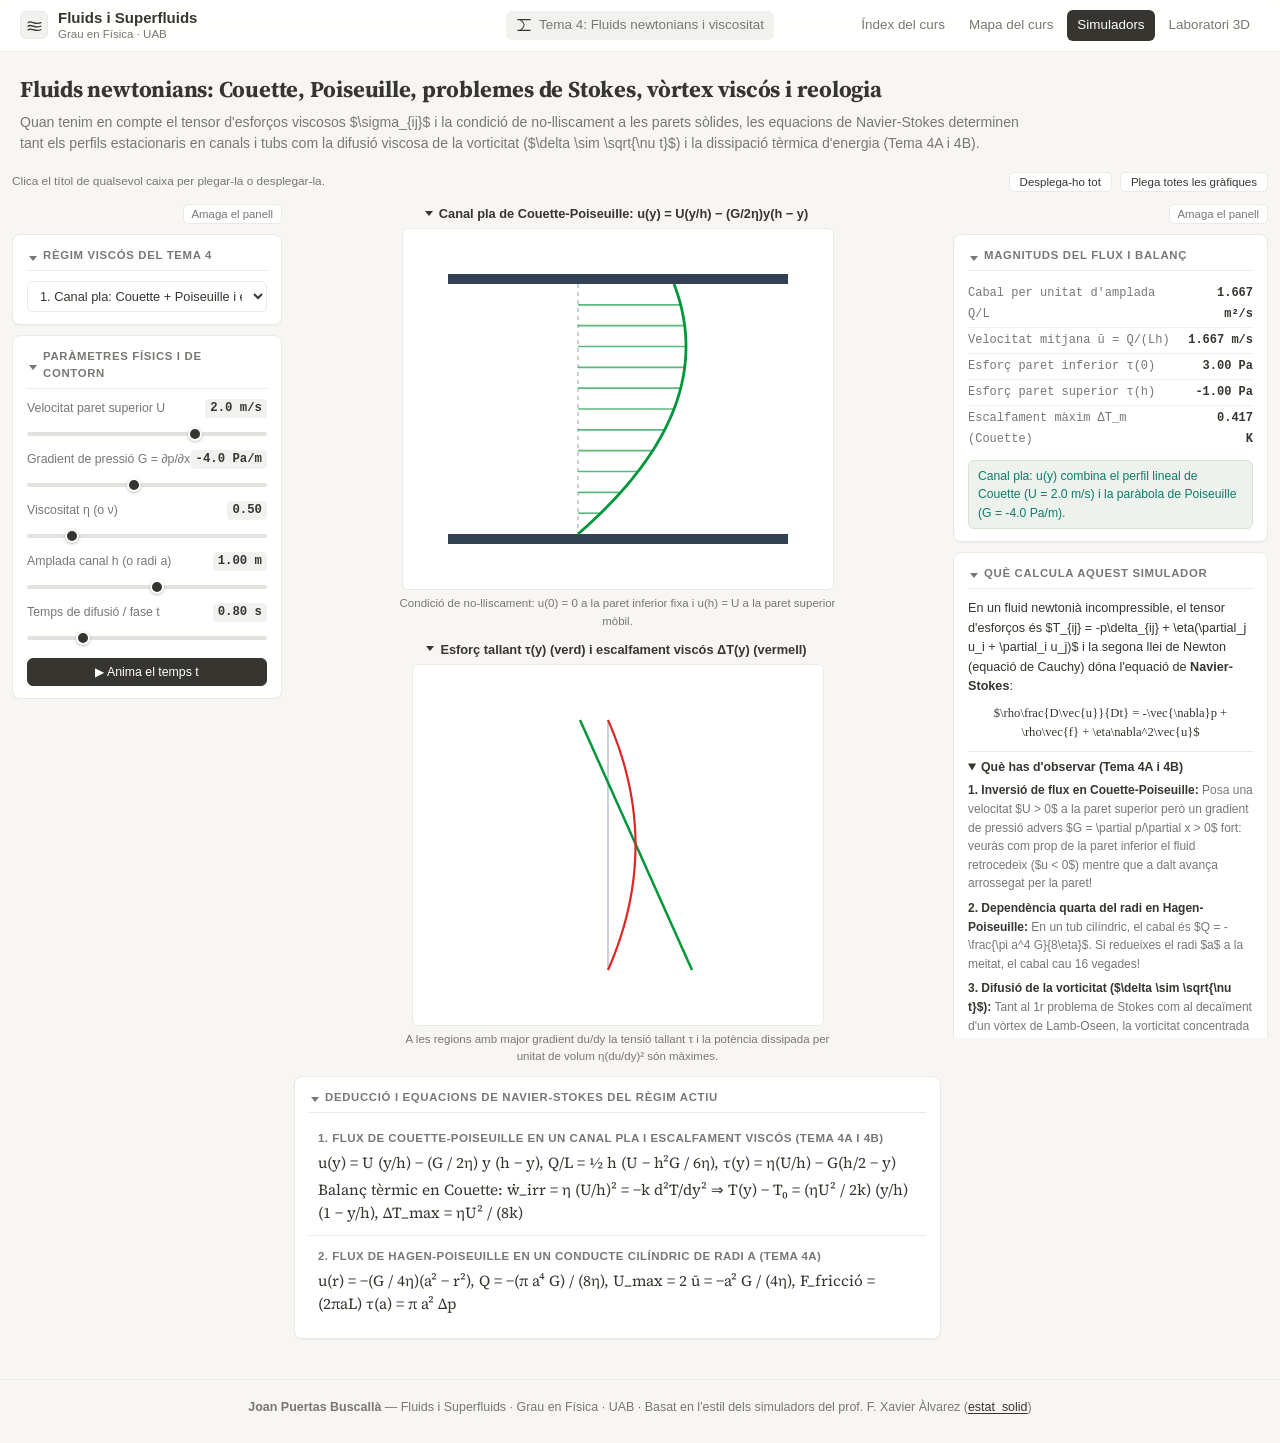
<file: simuladors/04_fluids_newtonians/viscositat_navier_stokes.html>
<!doctype html>
<html lang="ca">
<head>
<meta charset="utf-8">
<meta name="viewport" content="width=device-width, initial-scale=1">
<title>Simulador — Fluids Newtonians, Viscositat, Navier-Stokes i Reologia (UAB)</title>
<link rel="stylesheet" href="https://fonts.googleapis.com/css2?family=Source+Serif+4:opsz,wght@8..60,600;8..60,700&display=swap">
<link rel="stylesheet" href="../estil_comu.css">
<link rel="stylesheet" href="../simuladors_comu.css">
<link rel="stylesheet" href="../caixes_plegables.css">
</head>
<body>
<header class="capcalera-uab">
  <div class="cap-esq">
    <a class="cap-logo" href="../../" title="Portada del curs" aria-label="Portada">
      <svg viewBox="0 0 24 24" fill="none" stroke="currentColor" stroke-width="1.8" stroke-linecap="round" stroke-linejoin="round"><path d="M3 8c4-4 10 4 18 0"/><path d="M3 13c4-4 10 4 18 0"/><path d="M3 18c4-4 10 4 18 0"/></svg>
    </a>
    <a class="cap-marca" href="../../">Fluids i Superfluids<small>Grau en Física · UAB</small></a>
  </div>
  <div class="cap-pagina">
    <svg viewBox="0 0 24 24" fill="none" stroke="currentColor" stroke-width="1.6" stroke-linecap="round"><line x1="3" y1="4" x2="21" y2="4" stroke-width="2"/><line x1="3" y1="20" x2="21" y2="20" stroke-width="2"/><path d="M6 4 Q18 12 6 20" stroke-dasharray="1.5 1.5"/></svg>
    Tema 4: Fluids newtonians i viscositat
  </div>
  <nav class="cap-nav" aria-label="Seccions del curs">
    <a href="../../#index">Índex del curs</a>
    <a href="../../mapa/index.html">Mapa del curs</a>
    <a class="actiu" href="../index.html">Simuladors</a>
    <a href="../../visualitzador_camps.html">Laboratori 3D</a>
  </nav>
</header>

<div class="intro-sim">
  <h1>Fluids newtonians: Couette, Poiseuille, problemes de Stokes, vòrtex viscós i reologia</h1>
  <p class="sub">Quan tenim en compte el tensor d'esforços viscosos $\sigma_{ij}$ i la condició de no-lliscament a les parets sòlides, les equacions de Navier-Stokes determinen tant els perfils estacionaris en canals i tubs com la difusió viscosa de la vorticitat ($\delta \sim \sqrt{\nu t}$) i la dissipació tèrmica d'energia (Tema 4A i 4B).</p>
</div>

<main class="main-content">

  <!-- ═══ Esquerra: Controls ═══ -->
  <aside class="controls-panel">
    <div class="card">
      <div class="card-title">Règim viscós del Tema 4</div>
      <div class="control-group">
        <select class="sel-input" id="selModeNS">
          <option value="couette_pois">1. Canal pla: Couette + Poiseuille i escalfament viscós ΔT(y)</option>
          <option value="hagen">2. Conducte cilíndric de Hagen-Poiseuille (Q ∝ a⁴)</option>
          <option value="stokes1">3. 1r Problema de Stokes (paret impulsiva) i làmina de vòrtex</option>
          <option value="stokes2">4. 2n Problema de Stokes (paret oscil·lant u₀ cos ωt)</option>
          <option value="lamb">5. Difusió viscosa d'un vòrtex (Lamb-Oseen) i Taylor-Couette</option>
          <option value="reologia">6. Fluids no newtonians: Dilatant, Pseudoplàstic i Bingham</option>
        </select>
      </div>
    </div>

    <div class="card">
      <div class="card-title">Paràmetres físics i de contorn</div>
      <div class="control-group">
        <label class="control-label">Velocitat paret superior U <span class="val" id="valU">2.0 m/s</span></label>
        <input type="range" class="slider" id="slU" min="-3.0" max="4.0" step="0.1" value="2.0">
      </div>
      <div class="control-group">
        <label class="control-label">Gradient de pressió G = ∂p/∂x <span class="val" id="valG">-4.0 Pa/m</span></label>
        <input type="range" class="slider" id="slG" min="-12.0" max="6.0" step="0.5" value="-4.0">
      </div>
      <div class="control-group">
        <label class="control-label">Viscositat η (o ν) <span class="val" id="valEta">0.50</span></label>
        <input type="range" class="slider" id="slEta" min="0.10" max="2.50" step="0.05" value="0.50">
      </div>
      <div class="control-group">
        <label class="control-label">Amplada canal h (o radi a) <span class="val" id="valH">1.00 m</span></label>
        <input type="range" class="slider" id="slH" min="0.40" max="1.50" step="0.05" value="1.00">
      </div>
      <div class="control-group">
        <label class="control-label">Temps de difusió / fase t <span class="val" id="valT">0.80 s</span></label>
        <input type="range" class="slider" id="slT" min="0.05" max="3.50" step="0.05" value="0.80">
      </div>
      <button type="button" class="btn primari" id="btnPlayNS">▶ Anima el temps t</button>
    </div>
  </aside>

  <!-- ═══ Centre: Visualitzacions ═══ -->
  <div class="center-panel">
    <div class="fila-canvas">
      <div class="bloc-canvas">
        <div class="plot-title" id="titolNS1">Perfil de velocitats u(y) i vectors del flux entre parets</div>
        <canvas id="cvNS1" width="430" height="360"></canvas>
        <p class="plot-desc" id="descNS1">Condició de no-lliscament: u(0) = 0 a la paret inferior fixa i u(h) = U a la paret superior mòbil.</p>
      </div>
      <div class="bloc-canvas">
        <div class="plot-title" id="titolNS2">Esforç tallant τ(y) = η du/dy i dissipació tèrmica ΔT(y)</div>
        <canvas id="cvNS2" width="410" height="360"></canvas>
        <p class="plot-desc" id="descNS2">A les regions amb major gradient du/dy la tensió tallant τ i la potència dissipada per unitat de volum η(du/dy)² són màximes.</p>
      </div>
    </div>

    <div class="fila-canvas">
      <div class="card formules">
        <div class="card-title">Deducció i equacions de Navier-Stokes del règim actiu</div>
        <div id="formulesNS"></div>
      </div>
    </div>
  </div>

  <!-- ═══ Dreta: Valors i explicació ═══ -->
  <aside class="right-panel">
    <div class="card">
      <div class="card-title">Magnituds del flux i balanç</div>
      <div class="lectura" id="lectura"></div>
      <div class="estat info" id="estat"></div>
    </div>

    <div class="card theory-box">
      <div class="card-title">Què calcula aquest simulador</div>
      <p>En un fluid newtonià incompressible, el tensor d'esforços és $T_{ij} = -p\delta_{ij} + \eta(\partial_j u_i + \partial_i u_j)$ i la segona llei de Newton (equació de Cauchy) dóna l'equació de <strong>Navier-Stokes</strong>:</p>
      <p style="text-align:center; font-family:Georgia,serif;">$\rho\frac{D\vec{u}}{Dt} = -\vec{\nabla}p + \rho\vec{f} + \eta\nabla^2\vec{u}$</p>
      <details class="obs" open>
        <summary>Què has d'observar (Tema 4A i 4B)</summary>
        <div class="obs-body">
          <p><strong>1. Inversió de flux en Couette-Poiseuille:</strong> Posa una velocitat $U > 0$ a la paret superior però un gradient de pressió advers $G = \partial p/\partial x > 0$ fort: veuràs com prop de la paret inferior el fluid retrocedeix ($u < 0$) mentre que a dalt avança arrossegat per la paret!</p>
          <p><strong>2. Dependència quarta del radi en Hagen-Poiseuille:</strong> En un tub cilíndric, el cabal és $Q = -\frac{\pi a^4 G}{8\eta}$. Si redueixes el radi $a$ a la meitat, el cabal cau 16 vegades!</p>
          <p><strong>3. Difusió de la vorticitat ($\delta \sim \sqrt{\nu t}$):</strong> Tant al 1r problema de Stokes com al decaïment d'un vòrtex de Lamb-Oseen, la vorticitat concentrada a $t=0$ es difon exactament com la calor amb una amplada característica $\sqrt{4\nu t}$.</p>
          <p><strong>4. Segona llei de la termodinàmica (Tema 4B):</strong> La taxa de producció d'entropia per viscositat és $\frac{1}{T}\left[\zeta(\vec{\nabla}\cdot\vec{u})^2 + \frac{1}{2\eta}\sigma'_{ij}\sigma'_{ij}\right] \ge 0$, cosa que obliga a que $\eta > 0$ i $\zeta > 0$.</p>
        </div>
      </details>
    </div>
  </aside>

</main>

<div class="peu-uab">
  <strong>Joan Puertas Buscallà</strong> — Fluids i Superfluids · Grau en Física · UAB · Basat en l'estil dels simuladors del prof. F. Xavier Àlvarez (<a href="https://github.com/xalvarezc/estat_solid" target="_blank" rel="noopener">estat_solid</a>)
</div>

<script src="../caixes_plegables.js"></script>
<script>
(function(){
  const selModeNS = document.getElementById('selModeNS');
  const slU = document.getElementById('slU');
  const slG = document.getElementById('slG');
  const slEta = document.getElementById('slEta');
  const slH = document.getElementById('slH');
  const slT = document.getElementById('slT');
  const btnPlayNS = document.getElementById('btnPlayNS');

  const cv1 = document.getElementById('cvNS1');
  const ctx1 = cv1.getContext('2d');
  const cv2 = document.getElementById('cvNS2');
  const ctx2 = cv2.getContext('2d');

  let playing = false;

  // Aproximació d'Abramowitz & Stegun per a erf(x)
  function erf(x) {
    const sgn = x >= 0 ? 1 : -1;
    x = Math.abs(x);
    const a1 = 0.254829592, a2 = -0.284496736, a3 = 1.421413741, a4 = -1.453152027, a5 = 1.061405429, p = 0.3275911;
    const t = 1 / (1 + p * x);
    const y = 1 - (((((a5 * t + a4) * t) + a3) * t + a2) * t + a1) * t * Math.exp(-x * x);
    return sgn * y;
  }

  [selModeNS, slU, slG, slEta, slH, slT].forEach(el => el.addEventListener('input', dibuixa));

  btnPlayNS.addEventListener('click', () => {
    playing = !playing;
    btnPlayNS.textContent = playing ? "❚❚ Pausa el temps t" : "▶ Anima el temps t";
    if (playing) requestAnimationFrame(loop);
  });

  function loop() {
    if (!playing) return;
    let t = parseFloat(slT.value) + 0.025;
    if (t > 3.5) t = 0.05;
    slT.value = t;
    dibuixa();
    requestAnimationFrame(loop);
  }

  function filaLectura(etiq, val) {
    return `<div class="fila"><span class="etiqueta">${etiq}</span><span class="valor">${val}</span></div>`;
  }

  function dibuixa() {
    const mode = selModeNS.value;
    const U = parseFloat(slU.value);
    const G = parseFloat(slG.value);
    const eta = parseFloat(slEta.value);
    const h = parseFloat(slH.value);
    const t = parseFloat(slT.value);

    document.getElementById('valU').textContent = U.toFixed(1) + ' m/s';
    document.getElementById('valG').textContent = G.toFixed(1) + ' Pa/m';
    document.getElementById('valEta').textContent = eta.toFixed(2);
    document.getElementById('valH').textContent = h.toFixed(2) + ' m';
    document.getElementById('valT').textContent = t.toFixed(2) + ' s';

    ctx1.clearRect(0, 0, cv1.width, cv1.height);
    ctx2.clearRect(0, 0, cv2.width, cv2.height);

    const lecturaEl = document.getElementById('lectura');
    const estatEl = document.getElementById('estat');
    const formulesEl = document.getElementById('formulesNS');

    if (mode === 'couette_pois' || mode === 'hagen') {
      const isCyl = mode === 'hagen';
      document.getElementById('titolNS1').textContent = isCyl
        ? "Conducte cilíndric de Hagen-Poiseuille: u(r) = −(G/4η)(a² − r²)"
        : "Canal pla de Couette-Poiseuille: u(y) = U(y/h) − (G/2η)y(h − y)";
      document.getElementById('titolNS2').textContent = isCyl
        ? "Esforç tallant lineal τ(r) = ½ G r i comparativa amb canal pla"
        : "Esforç tallant τ(y) (verd) i escalfament viscós ΔT(y) (vermell)";

      const yTop = 55, yBot = 305, xZero = 175, escX = 48;
      // Parets superior i inferior
      ctx1.fillStyle = '#334155';
      ctx1.fillRect(45, yTop - 10, 340, 10);
      ctx1.fillRect(45, yBot, 340, 10);
      ctx1.strokeStyle = '#94a3b8';
      ctx1.setLineDash([4, 4]);
      ctx1.beginPath(); ctx1.moveTo(xZero, yTop); ctx1.lineTo(xZero, yBot); ctx1.stroke();
      ctx1.setLineDash([]);

      // Perfil de velocitat
      ctx1.strokeStyle = '#009639';
      ctx1.lineWidth = 2.8;
      ctx1.beginPath();
      const N = 60;
      for (let i = 0; i <= N; i++) {
        const frac = i / N;
        let u = 0;
        if (!isCyl) {
          const y = frac * h;
          u = U * (y / h) - (G / (2 * eta)) * y * (h - y);
        } else {
          const r = (2 * frac - 1) * h; // r in [-a, a]
          u = -(G / (4 * eta)) * (h * h - r * r);
        }
        const py = yBot - frac * (yBot - yTop);
        const px = xZero + u * escX;
        if (i === 0) ctx1.moveTo(px, py); else ctx1.lineTo(px, py);
      }
      ctx1.stroke();

      // Vectors de velocitat
      for (let i = 1; i < 12; i++) {
        const frac = i / 12;
        const u = !isCyl
          ? U * frac - (G / (2 * eta)) * (frac * h) * (h - frac * h)
          : -(G / (4 * eta)) * (h * h - Math.pow((2 * frac - 1) * h, 2));
        const py = yBot - frac * (yBot - yTop);
        const px = xZero + u * escX;
        ctx1.strokeStyle = 'rgba(0, 150, 57, 0.65)';
        ctx1.lineWidth = 1.6;
        ctx1.beginPath(); ctx1.moveTo(xZero, py); ctx1.lineTo(px, py); ctx1.stroke();
      }

      // Gràfica dreta: Esforç tallant tau(y) i escalfament viscós
      const gxZero = 195;
      ctx2.strokeStyle = '#94a3b8';
      ctx2.beginPath(); ctx2.moveTo(gxZero, yTop); ctx2.lineTo(gxZero, yBot); ctx2.stroke();

      ctx2.strokeStyle = '#009639';
      ctx2.lineWidth = 2.5;
      ctx2.beginPath();
      for (let i = 0; i <= N; i++) {
        const frac = i / N;
        const tau = !isCyl
          ? eta * (U / h) - G * (0.5 * h - frac * h)
          : 0.5 * G * ((2 * frac - 1) * h);
        const py = yBot - frac * (yBot - yTop);
        const px = gxZero + tau * 28;
        if (i === 0) ctx2.moveTo(px, py); else ctx2.lineTo(px, py);
      }
      ctx2.stroke();

      // Perfil de temperatura en Couette: ΔT(y) ∝ (y/h)(1 - y/h)
      if (!isCyl) {
        ctx2.strokeStyle = '#dc2626';
        ctx2.lineWidth = 2.2;
        ctx2.beginPath();
        for (let i = 0; i <= N; i++) {
          const frac = i / N;
          const dT = 110 * frac * (1 - frac);
          const py = yBot - frac * (yBot - yTop);
          const px = gxZero + dT;
          if (i === 0) ctx2.moveTo(px, py); else ctx2.lineTo(px, py);
        }
        ctx2.stroke();
      }

      const Q_pla = 0.5 * h * (U - (h * h * G) / (6 * eta));
      const uMitja_pla = Q_pla / h;
      const Q_cil = -(Math.PI * Math.pow(h, 4) * G) / (8 * eta);
      const uMax_cil = -(h * h * G) / (4 * eta);
      const k_aigua = 0.6;
      const dTm = (eta * U * U) / (8 * k_aigua);

      lecturaEl.innerHTML = !isCyl
        ? filaLectura('Cabal per unitat d\'amplada Q/L', Q_pla.toFixed(3) + ' m²/s') +
          filaLectura('Velocitat mitjana ū = Q/(Lh)', uMitja_pla.toFixed(3) + ' m/s') +
          filaLectura('Esforç paret inferior τ(0)', (eta * U / h - 0.5 * G * h).toFixed(2) + ' Pa') +
          filaLectura('Esforç paret superior τ(h)', (eta * U / h + 0.5 * G * h).toFixed(2) + ' Pa') +
          filaLectura('Escalfament màxim ΔT_m (Couette)', dTm.toFixed(3) + ' K')
        : filaLectura('Cabal total Hagen-Poiseuille Q', Q_cil.toFixed(3) + ' m³/s') +
          filaLectura('Velocitat màxima a l\'eix U_m = 2ū', uMax_cil.toFixed(3) + ' m/s') +
          filaLectura('Velocitat mitjana ū = Q/(πa²)', (0.5 * uMax_cil).toFixed(3) + ' m/s') +
          filaLectura('Esforç a la paret τ(r=a) = ½Ga', (0.5 * G * h).toFixed(2) + ' Pa');

      estatEl.className = 'estat si';
      estatEl.textContent = !isCyl
        ? `Canal pla: u(y) combina el perfil lineal de Couette (U = ${U.toFixed(1)} m/s) i la paràbola de Poiseuille (G = ${G.toFixed(1)} Pa/m).`
        : `Hagen-Poiseuille: Velocitat màxima a l'eix r = 0 igual al doble de la velocitat mitjana (U_m = 2ū = ${uMax_cil.toFixed(2)} m/s).`;

      formulesEl.innerHTML = `
        <div class="formula">
          <div class="formula-nom">1. Flux de Couette-Poiseuille en un canal pla i Escalfament Viscós (Tema 4A i 4B)</div>
          <div class="formula-eq">u(y) = U (y/h) − (G / 2η) y (h − y),     Q/L = ½ h (U − h²G / 6η),     τ(y) = η(U/h) − G(h/2 − y)</div>
          <div class="formula-eq">Balanç tèrmic en Couette:  ẇ_irr = η (U/h)² = −k d²T/dy²  ⇒  T(y) − T₀ = (ηU² / 2k) (y/h)(1 − y/h),   ΔT_max = ηU² / (8k)</div>
        </div>
        <div class="formula">
          <div class="formula-nom">2. Flux de Hagen-Poiseuille en un conducte cilíndric de radi a (Tema 4A)</div>
          <div class="formula-eq">u(r) = −(G / 4η)(a² − r²),     Q = −(π a⁴ G) / (8η),     U_max = 2 ū = −a² G / (4η),     F_fricció = (2πaL) τ(a) = π a² Δp</div>
        </div>`;

    } else if (mode === 'stokes1' || mode === 'stokes2') {
      const isOsc = mode === 'stokes2';
      document.getElementById('titolNS1').textContent = isOsc
        ? "2n Problema de Stokes: Paret oscil·lant u(0,t) = U cos(ωt)"
        : "1r Problema de Stokes: Paret impulsiva u(y,t) = V₀ [1 − erf(y / 2√(νt))]";
      document.getElementById('titolNS2').textContent = isOsc
        ? "Envolupant d'atenuació exp(−y/δ) amb δ = √(2ν/ω)"
        : "Difusió Gaussiana de la vorticitat ω_z(y,t) des de la paret y = 0";

      const nu = eta * 0.25;
      const omegaOsc = 4.0;
      const delta = isOsc ? Math.sqrt((2 * nu) / omegaOsc) : 2 * Math.sqrt(nu * t);

      const ox = 195, oy = 315, hPlot = 260, yMax = 2.5;
      ctx1.strokeStyle = '#94a3b8';
      ctx1.beginPath(); ctx1.moveTo(ox, oy - hPlot); ctx1.lineTo(ox, oy); ctx1.moveTo(40, oy); ctx1.lineTo(380, oy); ctx1.stroke();

      ctx1.strokeStyle = '#009639';
      ctx1.lineWidth = 2.8;
      ctx1.beginPath();
      for (let i = 0; i <= 100; i++) {
        const y = (i / 100) * yMax;
        const u = !isOsc
          ? U * (1 - erf(y / (2 * Math.sqrt(nu * t))))
          : U * Math.exp(-y / delta) * Math.cos(omegaOsc * t - y / delta);
        const py = oy - (y / yMax) * hPlot;
        const px = ox + u * 45;
        if (i === 0) ctx1.moveTo(px, py); else ctx1.lineTo(px, py);
      }
      ctx1.stroke();

      // Segona gràfica: vorticitat o envolupant
      ctx2.strokeStyle = '#94a3b8';
      ctx2.beginPath(); ctx2.moveTo(195, oy - hPlot); ctx2.lineTo(195, oy); ctx2.stroke();
      ctx2.strokeStyle = '#dc2626';
      ctx2.lineWidth = 2.4;
      ctx2.beginPath();
      for (let i = 0; i <= 100; i++) {
        const y = (i / 100) * yMax;
        const val = !isOsc
          ? (U / Math.sqrt(Math.PI * nu * t)) * Math.exp(-(y * y) / (4 * nu * t))
          : U * Math.exp(-y / delta);
        const py = oy - (y / yMax) * hPlot;
        const px = 195 + val * 35;
        if (i === 0) ctx2.moveTo(px, py); else ctx2.lineTo(px, py);
      }
      ctx2.stroke();

      lecturaEl.innerHTML =
        filaLectura('Viscositat cinemàtica ν', nu.toFixed(3) + ' m²/s') +
        filaLectura('Gruix de difusió / penetració δ', delta.toFixed(3) + ' m') +
        (!isOsc
          ? filaLectura('Vorticitat a la paret ω_z(0,t)', (U / Math.sqrt(Math.PI * nu * t)).toFixed(3) + ' s⁻¹')
          : filaLectura('Velocitat de fase ona c = √(2νω)', Math.sqrt(2 * nu * omegaOsc).toFixed(3) + ' m/s'));

      estatEl.className = 'estat info';
      estatEl.textContent = !isOsc
        ? `1r Problema de Stokes: el gruix de capa límit creix amb l'arrel del temps δ = 2√(νt) = ${delta.toFixed(2)} m.`
        : `2n Problema de Stokes: les ones transversals viscoses s'esmorteixen exponencialment en una distància δ = √(2ν/ω) = ${delta.toFixed(2)} m.`;

      formulesEl.innerHTML = `
        <div class="formula">
          <div class="formula-nom">1. Primer Problema de Stokes i Difusió d'una Làmina de Vorticitat (Tema 4A, pàg. 12–15)</div>
          <div class="formula-eq">∂u/∂t = ν ∂²u/∂y²   ⇒   u(y,t) = V₀ [ 1 − erf( y / (2√(νt)) ) ],     ω_z(y,t) = −∂u/∂y = [V₀ / √(πνt)] exp(−y² / 4νt)</div>
        </div>
        <div class="formula">
          <div class="formula-nom">2. Segon Problema de Stokes: Superfície Oscil·lant (Tema 4A, pàg. 16)</div>
          <div class="formula-eq">u(y,t) = U exp(−y / δ) cos(ωt − y / δ),     amb longitud d'atenuació δ = √(2ν / ω) i velocitat de fase c = √(2νω)</div>
        </div>`;

    } else if (mode === 'lamb') {
      // Decaïment d'un vòrtex de Lamb-Oseen
      document.getElementById('titolNS1').textContent = "Decaïment viscós d'un vòrtex u_θ(r,t) = (Γ₀/2πr)(1 − e^(−r²/4νt))";
      document.getElementById('titolNS2').textContent = "Difusió Gaussiana de la vorticitat ω_z(r,t) = (Γ₀/4πνt) e^(−r²/4νt)";

      const nu = eta * 0.2;
      const rCore = Math.sqrt(4 * nu * t);
      const ox = 48, oy = 305, gw = 340, gh = 240, rMax = 2.5;
      ctx1.strokeStyle = '#94a3b8'; ctx1.beginPath(); ctx1.moveTo(ox, oy - gh); ctx1.lineTo(ox, oy); ctx1.lineTo(ox + gw, oy); ctx1.stroke();
      ctx2.strokeStyle = '#94a3b8'; ctx2.beginPath(); ctx2.moveTo(ox, oy - gh); ctx2.lineTo(ox, oy); ctx2.lineTo(ox + gw, oy); ctx2.stroke();

      // Vòrtex irrotacional inicial (discontinu)
      ctx1.strokeStyle = '#94a3b8'; ctx1.setLineDash([4, 4]);
      ctx1.beginPath();
      for (let i = 4; i <= 100; i++) {
        const r = (i / 100) * rMax;
        const u0 = 4.0 / (2 * Math.PI * r);
        ctx1.lineTo(ox + (r / rMax) * gw, oy - Math.min(1.1, u0 / 2.5) * gh);
      }
      ctx1.stroke(); ctx1.setLineDash([]);

      // Perfil de Lamb-Oseen a l'instant t
      ctx1.strokeStyle = '#009639'; ctx1.lineWidth = 2.8;
      ctx1.beginPath();
      for (let i = 1; i <= 100; i++) {
        const r = (i / 100) * rMax;
        const u = (4.0 / (2 * Math.PI * r)) * (1 - Math.exp(-(r * r) / (4 * nu * t)));
        const px = ox + (r / rMax) * gw, py = oy - Math.min(1.1, u / 2.5) * gh;
        if (i === 1) ctx1.moveTo(px, py); else ctx1.lineTo(px, py);
      }
      ctx1.stroke();

      ctx2.strokeStyle = '#dc2626'; ctx2.lineWidth = 2.6;
      ctx2.beginPath();
      for (let i = 0; i <= 100; i++) {
        const r = (i / 100) * rMax;
        const w = (4.0 / (4 * Math.PI * nu * t)) * Math.exp(-(r * r) / (4 * nu * t));
        const px = ox + (r / rMax) * gw, py = oy - Math.min(1.1, w / 6.0) * gh;
        if (i === 0) ctx2.moveTo(px, py); else ctx2.lineTo(px, py);
      }
      ctx2.stroke();

      lecturaEl.innerHTML =
        filaLectura('Radi difusió vòrtex √(4νt)', rCore.toFixed(3) + ' m') +
        filaLectura('Vorticitat al centre ω_z(0,t)', (4.0 / (4 * Math.PI * nu * t)).toFixed(3) + ' s⁻¹') +
        filaLectura('Circulació a l\'infinit Γ(∞,t)', '4.00 m²/s (conservada)');

      estatEl.className = 'estat si';
      estatEl.textContent = `La viscositat afegeix el terme difusiu ν∇²ω a l'equació de la vorticitat i elimina la singularitat en r = 0.`;

      formulesEl.innerHTML = `
        <div class="formula">
          <div class="formula-nom">1. Decaïment d'un vòrtex i equació viscosa de la vorticitat (Tema 4A, pàg. 19–20)</div>
          <div class="formula-eq">Dω⃗/Dt = (ω⃗·∇)u⃗ + ν ∇²ω⃗   ⇒   u_θ(r,t) = (Γ₀ / 2πr)(1 − e^(−r²/4νt)),    ω_z(r,t) = (Γ₀ / 4πνt) e^(−r²/4νt)</div>
        </div>
        <div class="formula">
          <div class="formula-nom">2. Flux estacionari de Taylor-Couette entre dos cilindres concèntrics (Tema 4A, pàg. 18)</div>
          <div class="formula-eq">r² u'' + r u' − u = 0   ⇒   u_θ(r) = A r + B / r,    amb A = (Ω₂R₂² − Ω₁R₁²)/(R₂² − R₁²),   B = (Ω₁ − Ω₂)R₁²R₂²/(R₂² − R₁²)</div>
        </div>`;

    } else {
      // Reologia de fluids no newtonians
      document.getElementById('titolNS1').textContent = "Corbes d'esforç tallant τ en funció del ritme de deformació γ̇";
      document.getElementById('titolNS2').textContent = "Viscositat aparent η_a(γ̇) = τ / γ̇";

      const ox = 52, oy = 308, gw = 335, gh = 245;
      ctx1.strokeStyle = '#94a3b8'; ctx1.beginPath(); ctx1.moveTo(ox, oy - gh); ctx1.lineTo(ox, oy); ctx1.lineTo(ox + gw, oy); ctx1.stroke();
      ctx2.strokeStyle = '#94a3b8'; ctx2.beginPath(); ctx2.moveTo(ox, oy - gh); ctx2.lineTo(ox, oy); ctx2.lineTo(ox + gw, oy); ctx2.stroke();

      const corbes = [
        { nom: 'Newtonià (η const)', col: '#009639', fTau: g => eta * g },
        { nom: 'Dilatant (midó)', col: '#2563eb', fTau: g => eta * Math.pow(g, 1.45) },
        { nom: 'Pseudoplàstic (pintura)', col: '#9333ea', fTau: g => eta * 1.4 * Math.pow(g, 0.58) },
        { nom: 'Plàstic de Bingham', col: '#dc2626', fTau: g => 0.8 + eta * 0.85 * g }
      ];

      corbes.forEach((c, idx) => {
        ctx1.strokeStyle = c.col; ctx1.lineWidth = 2.4;
        ctx1.beginPath();
        for (let i = 0; i <= 80; i++) {
          const gam = (i / 80) * 3.0;
          const tau = c.fTau(gam);
          const px = ox + (gam / 3.0) * gw, py = oy - Math.min(1.1, tau / 4.5) * gh;
          if (i === 0) ctx1.moveTo(px, py); else ctx1.lineTo(px, py);
        }
        ctx1.stroke();
        ctx1.fillStyle = c.col; ctx1.font = 'bold 11px Segoe UI, sans-serif';
        ctx1.fillText(c.nom, ox + 14, 42 + idx * 18);

        ctx2.strokeStyle = c.col; ctx2.lineWidth = 2.4;
        ctx2.beginPath();
        for (let i = 4; i <= 80; i++) {
          const gam = (i / 80) * 3.0;
          const etaAp = c.fTau(gam) / gam;
          const px = ox + (gam / 3.0) * gw, py = oy - Math.min(1.1, etaAp / 3.2) * gh;
          if (i === 4) ctx2.moveTo(px, py); else ctx2.lineTo(px, py);
        }
        ctx2.stroke();
      });

      lecturaEl.innerHTML =
        filaLectura('Fluid newtonià', 'η_a = η = const') +
        filaLectura('Fluid dilatant (shear thickening)', 'η_a creix amb γ̇') +
        filaLectura('Fluid pseudoplàstic (shear thinning)', 'η_a disminueix amb γ̇') +
        filaLectura('Plàstic de Bingham', 'Cal superar τ₀ per fluir') +
        filaLectura('Model viscoelàstic de Maxwell', 'γ̇ = τ/η + (1/G) dτ/dt');

      estatEl.className = 'estat info';
      estatEl.textContent = `Tema 4B (pàg. 18–19): Caracterització reològica segons la viscositat aparent η_a = τ / γ̇ i memòria viscoelàstica.`;

      formulesEl.innerHTML = `
        <div class="formula">
          <div class="formula-nom">1. Reologia de fluids no newtonians i model viscoelàstic de Maxwell (Tema 4B, pàg. 18–19)</div>
          <div class="formula-eq">Viscositat aparent: η_a(γ̇) ≡ τ / γ̇     |     Model de Maxwell (polímers): γ̇ = τ / η + (1 / G) dτ/dt</div>
          <div class="formula-nota">A esforços lents domina el comportament viscós (γ̇ = τ/η); a esforços ràpids domina la resposta elàstica (γ = τ/G).</div>
        </div>`;
    }
  }

  dibuixa();
})();
</script>
</body>
</html>
</file>
<file: simuladors/estil_comu.css>
/* Estil comú dels simuladors de Fluids i Superfluids
   Autor: Joan Puertas Buscallà.
   Basat en l'esquema, la distribució i el funcionament del repositori https://github.com/xalvarezc/estat_solid */
:root {
  --uab:       #2383e2;
  --uab-dark:  #37352f;
  --uab-light: #f1f1ef;
  --accent-bg: #ebf5fe;
  --bg:        #f7f6f3;
  --panel:     #ffffff;
  --border:    #e9e9e7;
  --ink:       #37352f;
  --muted:     #787774;
}

/* Capçalera comuna del lloc */
.capcalera-uab{
  background:rgba(255, 255, 255, 0.92);
  backdrop-filter:blur(8px);
  border-bottom:1px solid var(--border);
  padding:9px 20px;
  display:grid;
  grid-template-columns:1fr auto 1fr;
  align-items:center;
  gap:16px;
  font-family:ui-sans-serif, -apple-system, BlinkMacSystemFont, "Segoe UI", Inter, sans-serif;
  position:sticky;
  top:0;
  z-index:200;
}
.capcalera-uab .cap-esq{
  display:flex;
  align-items:center;
  gap:10px;
  min-width:0;
}
.capcalera-uab .cap-logo{
  display:inline-flex;
  align-items:center;
  justify-content:center;
  width:28px;
  height:28px;
  border-radius:6px;
  background:var(--uab-light);
  border:1px solid var(--border);
  color:var(--ink);
  text-decoration:none;
  flex-shrink:0;
}
.capcalera-uab .cap-logo svg{
  width:17px;
  height:17px;
  display:block;
}
.capcalera-uab .cap-marca{
  color:var(--ink);
  text-decoration:none;
  font-weight:600;
  font-size:.94rem;
  line-height:1.2;
}
.capcalera-uab .cap-marca small{
  display:block;
  font-weight:400;
  font-size:.72rem;
  color:var(--muted);
  margin-top:1px;
}
.capcalera-uab .cap-pagina{
  display:inline-flex;
  align-items:center;
  gap:7px;
  font-size:.84rem;
  font-weight:500;
  color:var(--muted);
  text-align:center;
  white-space:nowrap;
  overflow:hidden;
  text-overflow:ellipsis;
  max-width:44vw;
  background:var(--uab-light);
  padding:4px 10px;
  border-radius:6px;
}
.capcalera-uab .cap-pagina svg{
  width:16px;
  height:16px;
  flex-shrink:0;
  color:var(--ink);
}
.capcalera-uab .cap-nav{
  display:flex;
  gap:4px;
  flex-wrap:wrap;
  justify-self:end;
  font-size:.84rem;
}
.capcalera-uab .cap-nav a{
  color:var(--muted);
  text-decoration:none;
  padding:5px 10px;
  border-radius:6px;
  font-weight:500;
  transition:background .12s, color .12s;
}
.capcalera-uab .cap-nav a:hover{
  background:var(--uab-light);
  color:var(--ink);
}
.capcalera-uab .cap-nav a.actiu{
  background:var(--ink);
  color:#ffffff;
  font-weight:500;
}
@media (max-width:760px){
  .capcalera-uab{ grid-template-columns:1fr auto; }
  .capcalera-uab .cap-pagina{ display:none; }
}

.peu-uab {
  text-align: center;
  color: var(--muted);
  font-size: 0.78rem;
  padding: 18px 12px 26px;
  border-top: 1px solid var(--border);
  margin-top: 28px;
  font-family: ui-sans-serif, -apple-system, BlinkMacSystemFont, "Segoe UI", sans-serif;
}
.peu-uab a {
  color: var(--ink);
  text-decoration: underline;
  text-underline-offset: 2px;
  font-weight: 500;
}
.peu-uab a:hover {
  color: var(--uab);
}

/* Targeta d'avís estil callout */
.caixa-uab {
  background: var(--uab-light);
  border: 1px solid var(--border);
  border-radius: 8px;
  padding: 12px 14px;
}

/* Botó en forma de pastilla */
.boto-pill {
  display: inline-flex;
  align-items: center;
  gap: 7px;
  padding: 6px 13px;
  border-radius: 6px;
  font-size: 0.82rem;
  font-weight: 500;
  color: var(--ink);
  background: var(--panel);
  border: 1px solid var(--border);
  text-decoration: none;
  cursor: pointer;
  transition: background 0.12s, border-color 0.12s;
}
.boto-pill:hover {
  background: var(--uab-light);
  border-color: #d3d1cb;
}
.boto-pill svg { flex-shrink: 0; }
</file>
<file: mapa/mapa.css>
/* mapa.css — Mapa conceptual de Fluids i Superfluids
   Autor: Joan Puertas Buscallà — Basat en l'esquema, la distribució i el funcionament de https://github.com/xalvarezc/estat_solid */
:root {
  --uabgreen: #2383e2; --uabgreen-dark: #37352f; --verd-fosc: #37352f;
  --ink: #37352f; --ink-2: #5a5852; --muted: #787774; --border: #e9e9e7; --linia: #dfdfdd;
  --paper: #f7f6f3; --paper-2: #f1f1ef; --blanc: #ffffff;
  --font-body: ui-sans-serif, -apple-system, BlinkMacSystemFont, 'Segoe UI', Inter, sans-serif;
  --font-serif: 'Source Serif 4', Georgia, 'Times New Roman', serif;

  /* estats de l'estudiant */
  --ok: #0f7b6c;      --ok-bg: #edf3ec;
  --parcial: #8ab8a8;
  --dubte: #b7791f;   --dubte-bg: #fbf3db;  --dubte-punt: #d9730d;
  --perdut: #c4322b;  --perdut-bg: #fdebec;
  --afectat: #d9730d; --afectat-bg: #faebdd;
}
* { box-sizing: border-box; }
html { scroll-padding-top: 72px; }
html, body { margin: 0; padding: 0; }
body { font-family: var(--font-body); color: var(--ink); background: var(--paper); line-height: 1.55; }
img, svg { max-width: 100%; }
button { font: inherit; }

/* ---- Capçalera comuna del curs ---- */
.capcalera-uab{
  position:sticky; top:0; z-index:60;
  display:flex; align-items:center; justify-content:space-between; gap:20px;
  padding:9px 20px; background:rgba(255,255,255,.92);
  border-bottom:1px solid var(--border);
}
@supports (backdrop-filter: blur(8px)){
  .capcalera-uab{ background:rgba(255,255,255,.9); backdrop-filter:blur(8px); }
}
.capcalera-uab .cap-esq{ display:flex; align-items:center; gap:10px; min-width:0; }
.capcalera-uab .cap-logo{
  display:inline-flex; align-items:center; justify-content:center;
  width:28px; height:28px; border-radius:6px;
  background:var(--paper-2); border:1px solid var(--border);
  color:var(--ink); text-decoration:none; flex-shrink:0;
}
.capcalera-uab .cap-logo svg{ width:17px; height:17px; display:block; }
.capcalera-uab .cap-marca{ min-width:0;
  display:flex; flex-direction:column; justify-content:center; text-decoration:none; color:var(--ink);
  font-weight:600; font-size:.94rem; line-height:1.2; white-space:nowrap;
}
.capcalera-uab .cap-marca small{
  font-weight:400; font-size:.72rem;
  color:var(--muted); margin-top:1px;
}
.capcalera-uab .cap-pagina{
   display:inline-flex; align-items:center; justify-content:center; gap:7px;
  font-size:.84rem; font-weight:500; color:var(--muted); text-align:center; min-width:0;
  background:var(--paper-2); padding:4px 10px; border-radius:6px;
}
.capcalera-uab .cap-pagina svg{ width:16px; height:16px; color:var(--ink); flex-shrink:0; }
.capcalera-uab .cap-nav{ display:flex; gap:4px; flex-shrink:0; }
.capcalera-uab .cap-nav a{
  text-decoration:none; font-size:.84rem; font-weight:500; color:var(--muted);
  padding:5px 10px; border-radius:6px; white-space:nowrap;
  transition:background .12s, color .12s;
}
.capcalera-uab .cap-nav a:hover{ background:var(--paper-2); color:var(--ink); }
.capcalera-uab .cap-nav a.actiu{ background:var(--ink); color:#fff; font-weight:500; }
@media (max-width:960px){
  .capcalera-uab .cap-pagina{ display:none; }
}
@media (max-width:640px){
  .capcalera-uab{ position:static; flex-wrap:wrap; gap:8px 12px; padding:8px 14px; }
  .capcalera-uab .cap-marca{ font-size:.9rem; white-space:normal; }
  .capcalera-uab .cap-marca small{ display:none; }
  .capcalera-uab .cap-nav{ margin-left:auto; }
  .capcalera-uab .cap-nav a{ font-size:.78rem; padding:5px 9px; }
}

/* ---------- pàgina ---------- */
.mapa { max-width: 1120px; margin: 0 auto; padding: 36px 24px 56px; }
h1, h2, h3 { font-family: var(--font-serif); color: var(--ink); }
.avantitol {
  font-size: .74rem; font-weight: 600; letter-spacing: .08em; text-transform: uppercase;
  color: var(--muted); margin: 0 0 8px;
}
.intro h1 { font-size: clamp(2rem, 4.2vw, 2.75rem); line-height: 1.08; margin: 0 0 12px; letter-spacing: -.015em; }
.intro .subtitol { font-size: 1.05rem; color: var(--ink-2); max-width: 52em; margin: 0 0 18px; }
.passos { margin: 0 0 16px; padding-left: 22px; max-width: 54em; color: var(--ink-2); font-size: .94rem; }
.passos li { margin-bottom: 6px; }
.et-estat { display: inline-block; font-size: .78rem; font-weight: 600; padding: 1px 8px; border-radius: 5px; white-space: nowrap; }
.et-estat.ok { background: var(--ok-bg); color: var(--ok); }
.et-estat.dubte { background: var(--dubte-bg); color: var(--dubte); }
.et-estat.perdut { background: var(--perdut-bg); color: var(--perdut); }
.privadesa {
  display: flex; gap: 10px; align-items: flex-start; max-width: 54em;
  font-size: .86rem; color: var(--ink-2); background: var(--paper-2);
  border: 1px solid var(--border); border-radius: 8px; padding: 10px 14px; margin: 0;
}
.privadesa svg { width: 17px; height: 17px; flex-shrink: 0; margin-top: 2px; color: var(--ink); }

/* ---------- botons ---------- */
.eines, .copia { display: flex; flex-wrap: wrap; gap: 6px; }
.eines button, .copia button {
  font-size: .8rem; font-weight: 500; color: var(--ink); background: var(--blanc);
  border: 1px solid var(--linia); border-radius: 6px; padding: 5px 11px; cursor: pointer;
  transition: background .12s, border-color .12s;
}
.eines button:hover, .copia button:hover { background: var(--paper-2); border-color: #c7c6c1; }
.eines button[aria-pressed="true"] { background: var(--ink); border-color: var(--ink); color: #fff; }
.copia button.perill:hover { border-color: var(--perdut); color: var(--perdut); background: var(--perdut-bg); }
button:focus-visible, summary:focus-visible, a:focus-visible, [tabindex]:focus-visible {
  outline: 2px solid var(--uabgreen); outline-offset: 2px;
}

/* ---------- la teva situació ---------- */
.situacio {
  margin-top: 28px; background: var(--blanc); border: 1px solid var(--border); border-radius: 10px;
  padding: 20px 22px; box-shadow: 0 1px 3px rgba(15, 15, 15, .03);
}
.sit-cap { display: flex; flex-wrap: wrap; align-items: center; justify-content: space-between; gap: 10px 16px; margin-bottom: 12px; }
.sit-cap h2 { margin: 0; font-size: 1.35rem; }
.sit-resum { margin: 0 0 10px; color: var(--ink-2); font-size: .92rem; }
.barra { display: flex; height: 8px; border-radius: 999px; overflow: hidden; background: var(--paper-2); }
.barra span { display: block; height: 100%; }
.barra .b-ok { background: var(--ok); }
.barra .b-dubte { background: var(--dubte-punt); }
.barra .b-perdut { background: var(--perdut); }
.sit-linies { list-style: none; margin: 16px 0 0; padding: 0; display: grid; grid-template-columns: repeat(auto-fit, minmax(240px, 1fr)); gap: 10px; }
.sit-linies li {
  border: 1px solid var(--border); border-left: 4px solid var(--c); border-radius: 8px;
  padding: 9px 12px; font-size: .86rem; background: var(--paper);
}
.sit-linies .nom { font-weight: 600; display: block; color: var(--ink); }
.sit-linies .estat-txt { color: var(--ink-2); }
.sit-linies .estat-txt.perdut { color: var(--perdut); font-weight: 600; }
.sit-linies .estat-txt.afectat { color: var(--afectat); font-weight: 600; }
.sit-linies .estat-txt.dubte { color: var(--dubte); font-weight: 600; }
.sit-linies .estat-txt.ok { color: var(--ok); font-weight: 600; }
.sit-bloc { margin-top: 18px; }
.sit-bloc h3 { font-size: 1.05rem; margin: 0 0 8px; }
.sit-perdut {
  border: 1px solid #f5d0d2; background: var(--perdut-bg); border-radius: 8px;
  padding: 10px 14px; margin-bottom: 10px; font-size: .88rem;
}
.sit-perdut .titol { font-weight: 600; margin-bottom: 4px; }
.sit-perdut p { margin: 4px 0; }
.sit-seguir { font-size: .9rem; color: var(--ink-2); margin: 0; }
.sit-buit { color: var(--ink-2); margin: 0; font-size: .9rem; }
.sit-peu { display: flex; flex-wrap: wrap; justify-content: space-between; align-items: flex-start; gap: 12px; margin-top: 18px; padding-top: 14px; border-top: 1px solid var(--border); }
.historial summary { cursor: pointer; font-weight: 500; font-size: .86rem; color: var(--ink-2); }
.historial ol { margin: 8px 0 0; padding-left: 0; list-style: none; font-size: .83rem; max-height: 260px; overflow-y: auto; }
.historial li { padding: 3px 0; border-bottom: 1px solid var(--paper-2); }
.historial .data { color: var(--muted); font-variant-numeric: tabular-nums; margin-right: 6px; }
.missatge { margin: 10px 0 0; font-size: .86rem; color: var(--ink); min-height: 1.2em; }

/* xips de conceptes */
.xip {
  display: inline-flex; align-items: center; gap: 6px; max-width: 100%;
  font-size: .8rem; font-weight: 500; color: var(--ink); text-align: left;
  background: var(--blanc); border: 1px solid var(--linia); border-left: 3px solid var(--c, var(--linia));
  border-radius: 6px; padding: 3px 9px; margin: 2px 4px 2px 0; cursor: pointer;
}
.xip:hover { background: var(--paper-2); }
.xip .p { width: 8px; height: 8px; border-radius: 50%; flex-shrink: 0; background: #fff; border: 1.5px solid #b9b4a6; }
.xip .p.ok { background: var(--ok); border-color: var(--ok); }
.xip .p.dubte { background: var(--dubte-punt); border-color: var(--dubte-punt); }
.xip .p.perdut { background: var(--perdut); border-color: var(--perdut); }

/* ---------- vista general ---------- */
.vista { margin-top: 36px; }
.vista-cap h2 { margin: 0 0 4px; font-size: 1.35rem; }
.vista-cap p { margin: 0 0 12px; color: var(--ink-2); font-size: .9rem; max-width: 52em; }
.vista-mapa {
  background: var(--blanc); border: 1px solid var(--border); border-radius: 10px;
  overflow-x: auto; -webkit-overflow-scrolling: touch;
}
.vista-mapa svg { display: block; width: 100%; min-width: 860px; height: auto; }
.vista-mapa .est { cursor: pointer; }
.vista-mapa .est:hover .cercle, .vista-mapa .est:focus .cercle { stroke-width: 4.5; }
.vista-mapa .v-linia { font-family: var(--font-serif); font-size: 14.5px; font-weight: 700; }
.vista-mapa .v-recompte { font-size: 11px; fill: var(--muted); }
.vista-mapa .v-tema { font-size: 10px; font-weight: 600; letter-spacing: .08em; text-transform: uppercase; fill: var(--muted); }
.vista-mapa .v-est { font-size: 11px; fill: var(--ink-2); }
.vista-mapa .v-tema, .vista-mapa .v-est, .vista-mapa .v-linia, .vista-mapa .v-recompte {
  paint-order: stroke; stroke: #fff; stroke-width: 4px; stroke-linejoin: round;
}
.vista-mapa .v-icona { font-size: 13px; font-weight: 800; pointer-events: none; }
.vista-mapa .est:focus { outline: none; }
.vista-mapa .transf { fill: none; stroke: #9aa3ae; stroke-width: 1.3; stroke-dasharray: 4 4; opacity: .45; }
.vista-mapa .transf.actiu { stroke: var(--ink); opacity: 1; stroke-width: 2; }
.llegenda { list-style: none; display: flex; flex-wrap: wrap; gap: 6px 18px; margin: 10px 0 0; padding: 0; font-size: .8rem; color: var(--ink-2); }
.llegenda li { display: inline-flex; align-items: center; gap: 6px; }
.ll-punt { width: 13px; height: 13px; border-radius: 50%; border: 2px solid #9aa3ae; background: #fff; display: inline-block; }
.ll-punt.ok { background: var(--ok); border-color: var(--ok); }
.ll-punt.parcial { background: var(--parcial); border-color: var(--parcial); }
.ll-punt.dubte { background: var(--dubte-punt); border-color: var(--dubte-punt); }
.ll-punt.perdut { background: var(--perdut); border-color: var(--perdut); }
.ll-punt.afectat { border: 2px dashed var(--afectat); }
.ll-clau { color: #b8893a; font-size: 1rem; }

/* ---------- línies (desplegables) ---------- */
.linies { margin-top: 32px; display: flex; flex-direction: column; gap: 14px; }
.linia { background: var(--blanc); border: 1px solid var(--border); border-radius: 10px; overflow: hidden; }
.linia > summary {
  list-style: none; cursor: pointer; display: grid; grid-template-columns: auto 1fr auto; gap: 4px 14px; align-items: center;
  padding: 15px 18px; border-left: 5px solid var(--c);
}
.linia > summary:hover { background: #fbfbfa; }
.linia > summary::-webkit-details-marker, .estacio > summary::-webkit-details-marker { display: none; }
.linia > summary .fletxa, .estacio > summary .fletxa {
  width: 20px; height: 20px; display: grid; place-items: center; color: var(--muted); transition: transform .15s;
}
.linia[open] > summary .fletxa, .estacio[open] > summary .fletxa { transform: rotate(90deg); }
.linia .l-nom { font-family: var(--font-serif); font-size: 1.22rem; font-weight: 700; line-height: 1.2; }
.linia .l-temes { font-size: .75rem; font-weight: 600; letter-spacing: .06em; text-transform: uppercase; color: var(--c); }
.linia .l-dreta { text-align: right; font-size: .8rem; color: var(--ink-2); min-width: 150px; }
.linia .l-dreta .barra { margin-top: 5px; height: 6px; }
.linia .l-estat.perdut { color: var(--perdut); font-weight: 600; }
.linia .l-estat.afectat { color: var(--afectat); font-weight: 600; }
.linia .l-estat.dubte { color: var(--dubte); font-weight: 600; }
.linia .l-estat.ok { color: var(--ok); font-weight: 600; }
.linia .l-desc { margin: 0; padding: 0 20px 6px 56px; color: var(--ink-2); font-size: .9rem; max-width: 60em; }
.estacions { list-style: none; margin: 0; padding: 6px 18px 16px 18px; position: relative; }
.estacions::before {
  content: ""; position: absolute; left: 36px; top: 18px; bottom: 30px; width: 3px; border-radius: 2px; background: var(--c); opacity: .75;
}
.estacio { position: relative; }
.estacio > summary {
  list-style: none; cursor: pointer; display: flex; align-items: center; gap: 12px;
  padding: 9px 8px 9px 0; border-radius: 6px;
}
.estacio > summary:hover { background: var(--paper); }
.estacio .e-punt {
  position: relative; z-index: 1; width: 24px; height: 24px; border-radius: 50%; flex-shrink: 0; margin-left: 8px;
  background: #fff; border: 3.5px solid var(--c); display: grid; place-items: center;
  font-size: .7rem; font-weight: 700; color: #fff;
}
.estacio .e-punt.ok { background: var(--ok); }
.estacio .e-punt.parcial { background: var(--parcial); }
.estacio .e-punt.dubte { background: var(--dubte-punt); }
.estacio .e-punt.perdut { background: var(--perdut); }
.estacio .e-punt.afectat { box-shadow: 0 0 0 2px #fff, 0 0 0 4px var(--afectat); }
.estacio .e-nom { font-weight: 600; font-size: .98rem; }
.estacio .e-tema { font-size: .75rem; color: var(--muted); font-weight: 500; white-space: nowrap; }
.estacio .e-minis { margin-left: auto; display: flex; gap: 3px; flex-shrink: 0; }
.estacio .e-minis span { width: 8px; height: 8px; border-radius: 50%; background: #fff; border: 1.5px solid #b9b4a6; }
.estacio .e-minis span.ok { background: var(--ok); border-color: var(--ok); }
.estacio .e-minis span.dubte { background: var(--dubte-punt); border-color: var(--dubte-punt); }
.estacio .e-minis span.perdut { background: var(--perdut); border-color: var(--perdut); }
.estacio .e-minis span.afectat { border-color: var(--afectat); border-style: dashed; }

.conceptes { list-style: none; margin: 2px 0 10px 52px; padding: 0; display: flex; flex-direction: column; gap: 7px; }
.concepte {
  border: 1px solid var(--border); border-radius: 8px; background: var(--blanc);
  border-left: 3px solid var(--linia); transition: box-shadow .25s;
}
.concepte.ok { border-left-color: var(--ok); }
.concepte.dubte { border-left-color: var(--dubte-punt); background: #fffdf7; }
.concepte.perdut { border-left-color: var(--perdut); background: #fff9f9; }
.concepte.flash { box-shadow: 0 0 0 2px var(--uabgreen); }
.c-fila { display: flex; flex-wrap: wrap; align-items: center; gap: 8px 12px; padding: 8px 10px 8px 12px; }
.c-obre {
  flex: 1 1 260px; min-width: 0; display: flex; align-items: center; gap: 8px; text-align: left;
  background: none; border: 0; padding: 2px 0; cursor: pointer; color: var(--ink);
}
.c-obre .fletxa { color: var(--muted); transition: transform .15s; flex-shrink: 0; display: grid; place-items: center; width: 16px; }
.concepte.obert .c-obre .fletxa { transform: rotate(90deg); }
.c-nom { font-weight: 600; font-size: .92rem; }
.c-clau { color: #b8893a; flex-shrink: 0; }
.c-botons { display: flex; gap: 4px; flex-shrink: 0; }
.c-botons button {
  display: inline-flex; align-items: center; gap: 5px;
  font-size: .76rem; font-weight: 500; padding: 4px 9px; border-radius: 6px; cursor: pointer;
  background: var(--blanc); color: var(--ink-2); border: 1px solid var(--linia);
}
.c-botons button .ic { font-weight: 700; }
.c-botons button[data-e="ok"]:hover { border-color: var(--ok); color: var(--ok); }
.c-botons button[data-e="dubte"]:hover { border-color: var(--dubte-punt); color: var(--dubte); }
.c-botons button[data-e="perdut"]:hover { border-color: var(--perdut); color: var(--perdut); }
.c-botons button[data-e="ok"][aria-pressed="true"] { background: var(--ok); border-color: var(--ok); color: #fff; }
.c-botons button[data-e="dubte"][aria-pressed="true"] { background: var(--dubte-punt); border-color: var(--dubte-punt); color: #fff; }
.c-botons button[data-e="perdut"][aria-pressed="true"] { background: var(--perdut); border-color: var(--perdut); color: #fff; }
.c-avis {
  margin: 0 12px 8px 36px; font-size: .82rem; color: #8a3f0c; background: var(--afectat-bg);
  border-radius: 6px; padding: 5px 10px;
}
.c-detall { padding: 2px 16px 14px 36px; font-size: .9rem; }
.c-desc { margin: 0 0 10px; color: var(--ink-2); max-width: 60em; }
.c-rel { margin: 6px 0; }
.c-rel .et, .c-nota > span {
  display: block; font-size: .71rem; font-weight: 600; letter-spacing: .06em; text-transform: uppercase; color: var(--muted); margin-bottom: 3px;
}
.c-enllacos { display: flex; flex-wrap: wrap; gap: 6px; margin: 10px 0 6px; }
.c-enllacos a, .c-enllacos .sense {
  display: inline-flex; align-items: center; gap: 6px; font-size: .82rem; font-weight: 500;
  padding: 5px 11px; border-radius: 6px; text-decoration: none;
}
.c-enllacos a { background: var(--paper-2); color: var(--ink); border: 1px solid var(--border); }
.c-enllacos a:hover { background: var(--ink); color: #fff; border-color: var(--ink); }
.c-enllacos .sense { background: var(--paper-2); color: var(--muted); }
.c-enllacos svg { width: 14px; height: 14px; }
.c-nota { display: block; margin-top: 10px; }
.c-nota textarea {
  width: 100%; min-height: 54px; resize: vertical; font: inherit; font-size: .88rem;
  border: 1px solid var(--linia); border-radius: 6px; padding: 7px 9px; background: var(--paper);
}

/* exercicis */
.c-nex {
  flex-shrink: 0; font-size: .72rem; font-weight: 500; color: var(--muted);
  border: 1px solid var(--linia); border-radius: 6px; padding: 1px 7px; white-space: nowrap;
}
.c-nex.tots { color: var(--ok); border-color: #cde3d8; background: var(--ok-bg); }
.ex-llista { list-style: none; margin: 2px 0 0; padding: 0; display: flex; flex-direction: column; gap: 4px; }
.ex-fila { display: flex; align-items: baseline; flex-wrap: wrap; gap: 4px 8px; font-size: .86rem; }
.ex-fila a { color: var(--ink); font-weight: 500; text-decoration: underline; text-underline-offset: 2px; }
.ex-tema { color: var(--muted); font-size: .78rem; }
.ex-fet {
  flex-shrink: 0; font-size: .73rem; font-weight: 500; padding: 2px 8px; border-radius: 5px; cursor: pointer;
  background: var(--blanc); color: var(--ink-2); border: 1px solid var(--linia);
}
.ex-fet:hover { border-color: var(--ok); color: var(--ok); }
.ex-fet[aria-pressed="true"] { background: var(--ok); border-color: var(--ok); color: #fff; }
.sit-linies .ex-txt { display: block; color: var(--muted); font-size: .78rem; margin-top: 2px; }
.sit-ex { margin-top: 8px; }

.nomes-febles .concepte:not(.febla),
.nomes-febles .estacio:not(.te-febla),
.nomes-febles .linia:not(.te-febla) { display: none; }

.peu-uab { text-align: center; color: var(--muted); font-size: .82rem; padding: 24px 16px; border-top: 1px solid var(--border); }
.peu-uab a { color: var(--ink); font-weight: 500; text-decoration: underline; text-underline-offset: 2px; }
.peu-uab a:hover { color: var(--uabgreen); }

@media (max-width: 640px) {
  .mapa { padding: 24px 16px 40px; }
  .situacio { padding: 16px; }
  .linia > summary { grid-template-columns: auto 1fr; padding: 14px 14px; }
  .linia .l-dreta { grid-column: 1 / -1; text-align: left; min-width: 0; }
  .linia .l-desc { padding: 0 14px 6px 14px; }
  .estacions { padding: 4px 10px 14px 10px; }
  .estacions::before { left: 26px; }
  .estacio .e-minis { display: none; }
  .conceptes { margin-left: 10px; }
  .c-botons button .txt { display: none; }
  .c-botons button { padding: 5px 10px; font-size: .86rem; }
  .c-avis { margin-left: 12px; }
  .c-detall { padding: 2px 12px 12px 12px; }
}
</file>
<file: simuladors/simuladors_comu.css>
/* Estil dels panells de 3 columnes per als simuladors de Fluids i Superfluids
   Basat en l'esquema, la distribució i el funcionament del repositori https://github.com/xalvarezc/estat_solid */
:root {
  --uab:       #2383e2;
  --uab-dark:  #37352f;
  --uab-light: #f1f1ef;
  --bg:        #f7f6f3;
  --panel:     #ffffff;
  --border:    #e9e9e7;
  --text:      #37352f;
  --muted:     #787774;
  --shadow:    0 1px 2px rgba(15, 15, 15, 0.04);
  --radius:    8px;
}

*, *::before, *::after { box-sizing: border-box; margin: 0; padding: 0; }

body {
  font-family: ui-sans-serif, -apple-system, BlinkMacSystemFont, "Segoe UI", Inter, sans-serif;
  background: var(--bg);
  color: var(--text);
  font-size: 13px;
  line-height: 1.5;
}

.intro-sim {
  max-width: 1500px;
  margin: 0 auto;
  padding: 20px 20px 6px;
}
.intro-sim h1 {
  font-family: "Source Serif 4", Georgia, serif;
  font-size: 1.42rem;
  font-weight: 700;
  margin: 0 0 6px;
  color: var(--text);
  letter-spacing: -0.01em;
}
.intro-sim p.sub {
  color: var(--muted);
  font-size: 0.88rem;
  max-width: 1020px;
  margin: 0 0 12px;
}

.main-content {
  display: flex;
  flex-wrap: wrap;
  gap: 12px;
  padding: 12px;
  align-items: flex-start;
  max-width: 1500px;
  margin: 0 auto;
}

.card {
  background: var(--panel);
  border: 1px solid var(--border);
  border-radius: var(--radius);
  padding: 12px 14px;
  box-shadow: var(--shadow);
}
.card-title {
  font-size: 0.71rem;
  font-weight: 600;
  text-transform: uppercase;
  letter-spacing: 0.06em;
  color: var(--muted);
  border-bottom: 1px solid var(--border);
  padding-bottom: 6px;
  margin-bottom: 10px;
}

.controls-panel {
  width: 270px;
  flex-shrink: 0;
  display: flex;
  flex-direction: column;
  gap: 10px;
}
.control-group { margin-bottom: 9px; }
.control-group:last-child { margin-bottom: 0; }
.control-row { display: flex; gap: 8px; }
.control-row .control-group { flex: 1; }
.control-label {
  display: flex;
  justify-content: space-between;
  font-size: 0.77rem;
  color: var(--muted);
  margin-bottom: 4px;
}
.control-label .val {
  font-weight: 600;
  color: var(--text);
  background: var(--uab-light);
  padding: 0 5px;
  border-radius: 4px;
  font-family: ui-monospace, 'Cascadia Mono', Consolas, monospace;
}

.num-input, .sel-input {
  width: 100%;
  padding: 6px 8px;
  border: 1px solid var(--border);
  border-radius: 6px;
  font-size: 0.80rem;
  color: var(--text);
  background: #ffffff;
  transition: border-color 0.12s, box-shadow 0.12s;
}
.num-input:focus, .sel-input:focus {
  outline: none;
  border-color: var(--uab);
  box-shadow: 0 0 0 2px rgba(35, 131, 226, 0.18);
}
.sel-input:disabled, .slider:disabled { opacity: .45; }

.check-row {
  display: flex;
  align-items: center;
  gap: 7px;
  font-size: 0.78rem;
  color: var(--text);
  margin-bottom: 6px;
  cursor: pointer;
}
.check-row input[type="checkbox"] { accent-color: var(--uab-dark); width: 14px; height: 14px; cursor: pointer; }

.slider {
  -webkit-appearance: none;
  width: 100%;
  height: 4px;
  border-radius: 2px;
  background: #e3e2de;
  outline: none;
  cursor: pointer;
}
.slider::-webkit-slider-thumb {
  -webkit-appearance: none;
  width: 14px; height: 14px;
  border-radius: 50%;
  background: var(--uab-dark);
  border: 2px solid #ffffff;
  box-shadow: 0 1px 3px rgba(0,0,0,0.25);
  cursor: pointer;
}

.subhead {
  font-size: 0.70rem;
  font-weight: 600;
  color: var(--muted);
  margin: 8px 0 5px;
  text-transform: uppercase;
  letter-spacing: 0.05em;
}
.subhead:first-child { margin-top: 0; }

.btn {
  width: 100%;
  padding: 6px 10px;
  font-size: 0.77rem;
  font-weight: 500;
  background: #ffffff;
  color: var(--text);
  border: 1px solid var(--border);
  border-radius: 6px;
  cursor: pointer;
  margin-top: 4px;
  transition: background 0.12s, border-color 0.12s;
}
.btn:hover { background: var(--uab-light); border-color: #d3d1cb; }
.btn.primari { background: var(--uab-dark); color: #ffffff; border-color: var(--uab-dark); }
.btn.primari:hover { background: #262521; }

.grup-btn { display: grid; grid-template-columns: 1fr 1fr; gap: 5px; margin-bottom: 8px; }
.grup-btn.tres { grid-template-columns: 1fr 1fr 1fr; }
.grup-btn.quatre { grid-template-columns: 1fr 1fr; }
.btn-opcio {
  padding: 6px 6px;
  font-size: 0.75rem;
  font-weight: 500;
  background: #ffffff;
  color: var(--muted);
  border: 1px solid var(--border);
  border-radius: 6px;
  cursor: pointer;
  transition: background 0.12s, color 0.12s, border-color 0.12s;
}
.btn-opcio:hover { background: var(--uab-light); color: var(--text); }
.btn-opcio.actiu { background: var(--uab-dark); color: #ffffff; border-color: var(--uab-dark); font-weight: 600; }

/* ── Centre ── */
.center-panel {
  flex: 1;
  min-width: 0;
  display: flex;
  flex-direction: column;
  gap: 10px;
}
.fila-canvas { display: flex; flex-wrap: wrap; gap: 10px; justify-content: center; }
.bloc-canvas { display: flex; flex-direction: column; align-items: center; }
.plot-title {
  font-size: 0.80rem;
  font-weight: 600;
  color: var(--text);
  margin-bottom: 5px;
  text-align: center;
}
.plot-desc {
  font-size: 0.72rem;
  color: var(--muted);
  text-align: center;
  margin-top: 5px;
  max-width: 440px;
}
canvas {
  border: 1px solid var(--border);
  border-radius: 6px;
  background: #ffffff;
  max-width: 100%;
  display: block;
}

/* ── Dreta ── */
.right-panel {
  width: 315px;
  flex-shrink: 0;
  display: flex;
  flex-direction: column;
  gap: 10px;
}
.theory-box p { font-size: 0.79rem; margin-bottom: 7px; line-height: 1.55; color: var(--text); }
.theory-box strong { color: var(--text); font-weight: 600; }
.obs {
  margin-top: 8px;
  border-top: 1px solid var(--border);
  padding-top: 6px;
}
.obs summary {
  cursor: pointer;
  font-weight: 600;
  font-size: 0.77rem;
  color: var(--text);
  margin-bottom: 5px;
}
.obs-body p { margin-bottom: 6px; font-size: 0.75rem; color: var(--muted); }
.obs-body p:last-child { margin-bottom: 0; }

.lectura { font-family: ui-monospace, 'Cascadia Mono', Consolas, monospace; font-size: 0.75rem; line-height: 1.75; }
.lectura .fila { display: flex; justify-content: space-between; border-bottom: 1px solid #f1f1ef; padding: 2px 0; gap: 8px; }
.lectura .fila:last-child { border-bottom: none; }
.lectura .etiqueta { color: var(--muted); }
.lectura .valor { font-weight: 600; color: var(--text); text-align: right; }
.estat { font-size: 0.76rem; margin-top: 8px; font-weight: 500; padding: 6px 9px; border-radius: 6px; }
.estat.si { color: #0f7b6c; background: #edf3ec; border: 1px solid #d4e5d2; }
.estat.no { color: #c4322b; background: #fdebec; border: 1px solid #f5d0d2; }
.estat.info { color: #2383e2; background: #ebf5fe; border: 1px solid #cfe5fc; }

.hint { font-size: 0.73rem; color: var(--muted); line-height: 1.48; }
.bloc-ample { width: 100%; max-width: 870px; }
.llegenda { font-size: 0.72rem; color: var(--muted); display: flex; gap: 14px; flex-wrap: wrap; justify-content: center; margin-top: 5px; }
.llegenda span { display: inline-flex; align-items: center; gap: 5px; }
.punt { display: inline-block; width: 9px; height: 9px; border-radius: 50%; vertical-align: middle; }

/* ── Fórmules ── */
.formules { width: 100%; max-width: 870px; }
.formula { padding: 7px 9px; margin-bottom: 5px; border-bottom: 1px solid var(--border); }
.formula:last-child { border-bottom: none; margin-bottom: 0; }
.formula-nom { font-size: 0.72rem; font-weight: 600; color: var(--muted); text-transform: uppercase; letter-spacing: 0.04em; }
.formula-eq { font-family: "Source Serif 4", Georgia, serif; font-size: 0.96rem; margin: 4px 0; color: var(--text); }
.formula-nota { font-size: 0.74rem; color: var(--muted); line-height: 1.5; }

/* ── Taules ── */
.taula-wrap { max-height: 280px; overflow: auto; width: 100%; position: relative; }
.taula { border-collapse: collapse; width: 100%; font-size: 0.74rem; font-family: ui-monospace, 'Cascadia Mono', Consolas, monospace; }
.taula th { position: sticky; top: 0; background: var(--uab-light); color: var(--text); font-weight: 600; padding: 6px 8px; text-align: right; border-bottom: 1px solid var(--border); }
.taula td { padding: 5px 8px; text-align: right; border-bottom: 1px solid #f1f1ef; white-space: nowrap; }
.taula td.esq, .taula th.esq { text-align: left; }
.taula tbody tr:hover { background: #f9f9f8; }
.taula tr.actual { background: #ebf5fe; font-weight: 600; }

@media (max-width: 1250px) {
  .controls-panel { width: 100%; flex-direction: row; flex-wrap: wrap; }
  .controls-panel > .card { flex: 1; min-width: 240px; }
  .right-panel { width: 100%; }
}
@media (max-width: 700px) {
  .main-content { flex-direction: column; padding: 8px; gap: 8px; }
  .controls-panel { width: 100%; flex-direction: column; order: 2; }
  .center-panel { order: 1; }
  .right-panel { order: 3; }
  canvas { width: 100% !important; height: auto !important; }
}
</file>
<file: simuladors/caixes_plegables.css>
/* Caixes plegables per als simuladors (vegeu caixes_plegables.js) */
.titol-plegable {
  cursor: pointer;
  user-select: none;
  position: relative;
  padding-left: 16px !important;
}
.titol-plegable::before {
  content: '';
  position: absolute;
  left: 2px;
  top: 50%;
  width: 0; height: 0;
  border-left: 4px solid transparent;
  border-right: 4px solid transparent;
  border-top: 5px solid currentColor;
  transform: translateY(-60%);
  transition: transform .15s;
}
.plegable.plegada > .titol-plegable::before { transform: translateY(-50%) rotate(-90deg); }
.titol-plegable:hover { opacity: .8; }
.titol-plegable:focus-visible { outline: 2px solid var(--uab, #2383e2); outline-offset: 2px; border-radius: 3px; }

.plegable.plegada > :not(.titol-plegable) { display: none !important; }
.card.plegada > .card-title { margin-bottom: 0; border-bottom-color: transparent; padding-bottom: 0; }
.bloc-canvas.plegada {
  border: 1px dashed var(--border, #e9e9e7);
  border-radius: 6px;
  padding: 5px 10px;
  background: var(--panel, #fff);
  align-self: flex-start;
  width: auto !important;
}
.bloc-canvas.plegada > .plot-title { margin-bottom: 0; }
.bloc-canvas > .titol-plegable { padding-right: 4px; }

.panell-plegable {
  position: sticky;
  top: 56px;
  max-height: calc(100vh - 66px);
  overflow-y: auto;
  scrollbar-width: thin;
}
.boto-panell {
  font-size: .71rem;
  font-weight: 500;
  color: var(--muted, #787774);
  background: var(--panel, #fff);
  border: 1px solid var(--border, #e9e9e7);
  border-radius: 5px;
  padding: 3px 8px;
  cursor: pointer;
  align-self: flex-end;
}
.boto-panell:hover { background: var(--uab-light, #f1f1ef); color: var(--text, #37352f); }
.panell-plegable.amagat { width: auto !important; flex-shrink: 0; overflow: visible; }
.panell-plegable.amagat > :not(.boto-panell) { display: none !important; }
.panell-plegable.amagat > .boto-panell {
  writing-mode: vertical-rl;
  padding: 10px 4px;
  font-size: .74rem;
  letter-spacing: .5px;
}
.controls-panel.amagat > .boto-panell { transform: rotate(180deg); }

.barra-plegables {
  max-width: 1500px;
  margin: 0 auto;
  padding: 0 12px;
  display: flex;
  flex-wrap: wrap;
  align-items: center;
  gap: 8px;
  font-size: .74rem;
  color: var(--muted, #787774);
}
.barra-plegables span { margin-right: auto; }
.barra-plegables button {
  font-size: .72rem;
  font-weight: 500;
  color: var(--text, #37352f);
  background: #fff;
  border: 1px solid var(--border, #e9e9e7);
  border-radius: 5px;
  padding: 3px 10px;
  cursor: pointer;
}
.barra-plegables button:hover { background: var(--uab-light, #f1f1ef); }

@media (max-width: 1250px) {
  .panell-plegable { position: static; max-height: none; overflow: visible; }
  .panell-plegable.amagat > .boto-panell { writing-mode: horizontal-tb; transform: none; padding: 4px 10px; }
  .boto-panell { flex-basis: 100%; }
}
</file>
